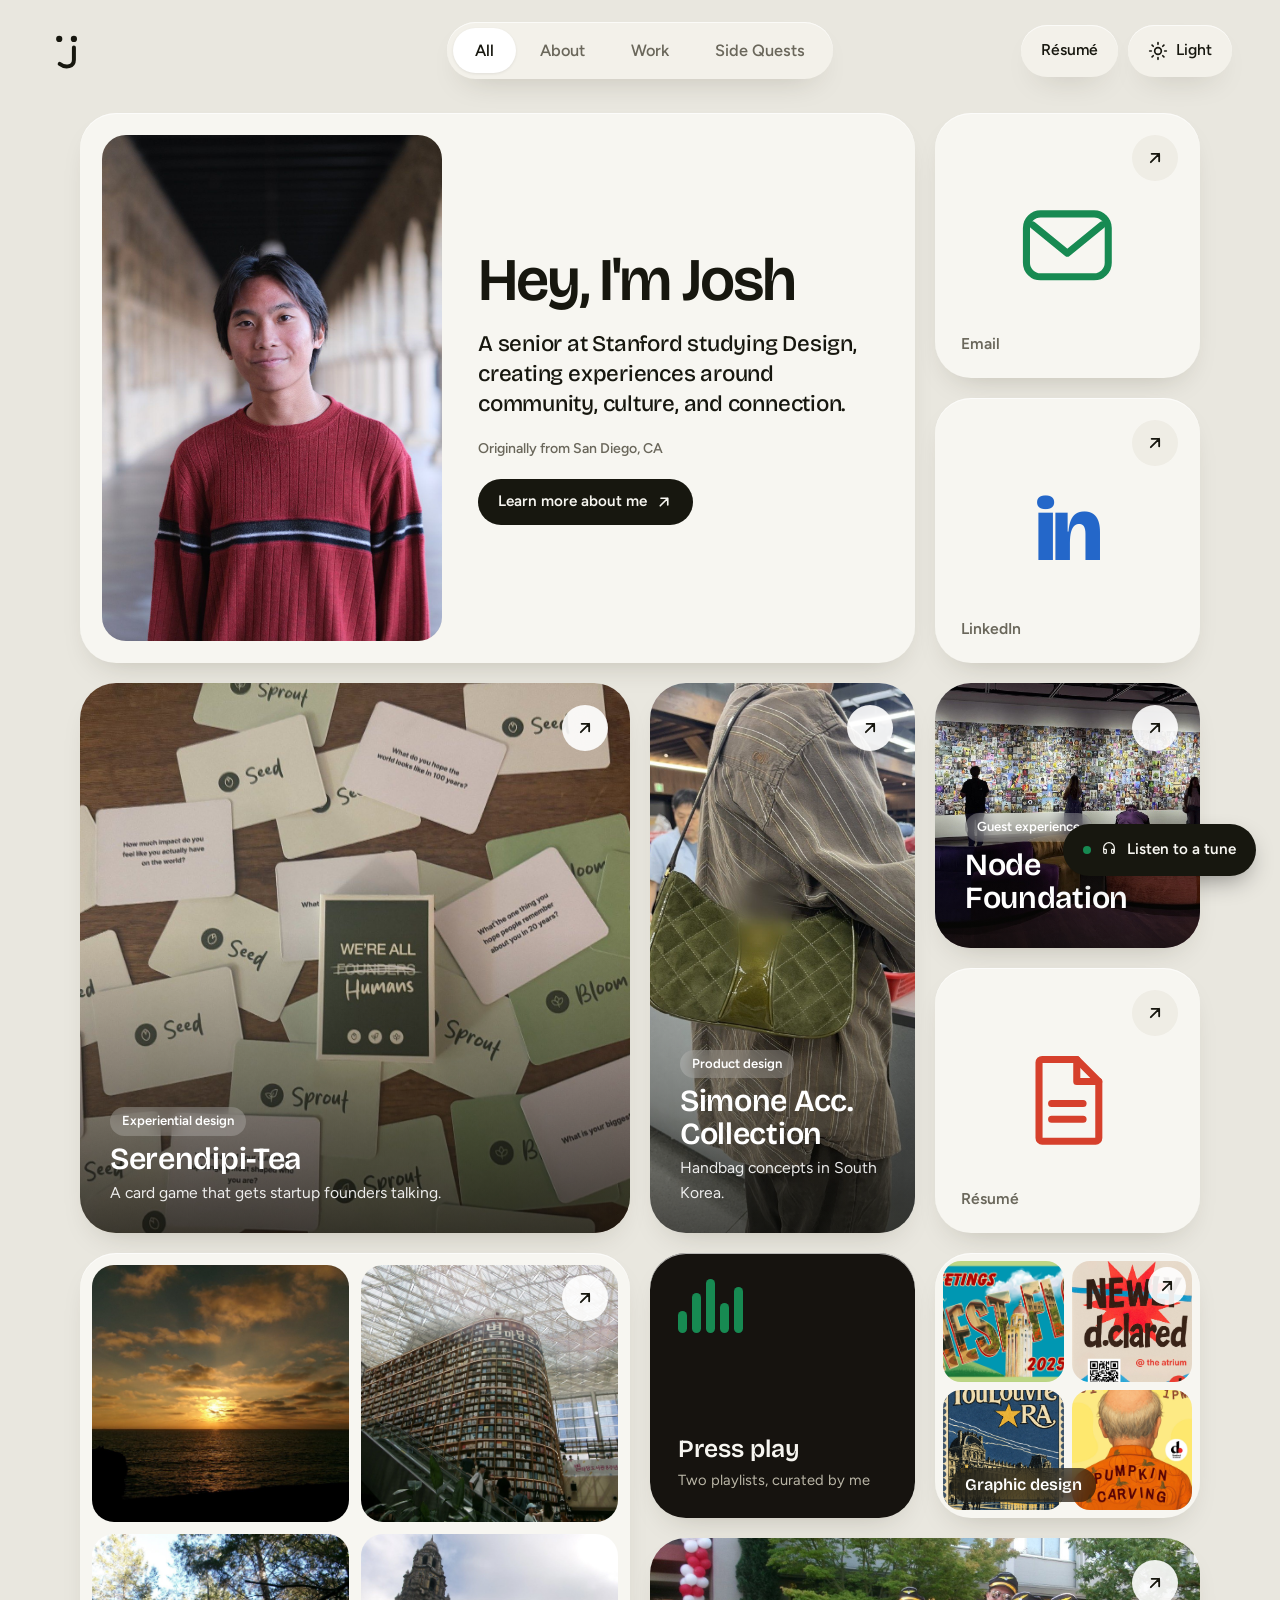
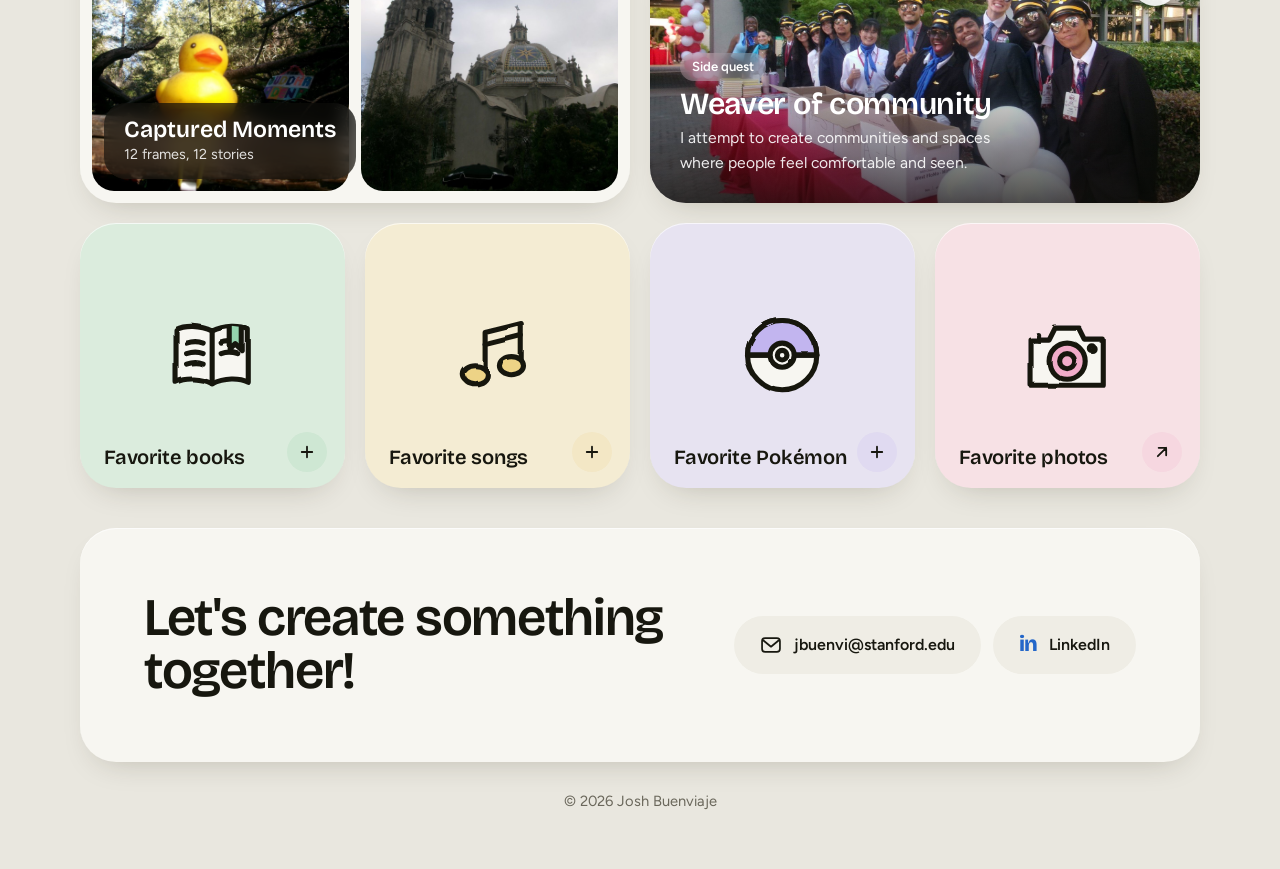
<file: index.html>
<!DOCTYPE html>
<html lang="en">
<head>
<meta charset="UTF-8">
<meta name="viewport" content="width=device-width, initial-scale=1">
<title>Josh Buenviaje | Design portfolio</title>
<meta name="description" content="Josh Buenviaje is a senior at Stanford studying Design. Case studies in research-led product and experience design, plus side quests.">
<script>(function(){var d=document.documentElement;try{var t=localStorage.getItem('jb_theme');if(!t)t=matchMedia('(prefers-color-scheme: dark)').matches?'dark':'light';d.setAttribute('data-theme',t);d.setAttribute('data-view',localStorage.getItem('jb_view')||'tldr')}catch(e){d.setAttribute('data-theme','light');d.setAttribute('data-view','tldr')}})()</script>
<link rel="preconnect" href="https://fonts.googleapis.com">
<link rel="preconnect" href="https://fonts.gstatic.com" crossorigin>
<link href="https://fonts.googleapis.com/css2?family=Bricolage+Grotesque:opsz,wght@12..96,400..800&family=Figtree:wght@400;500;600;700&display=swap" rel="stylesheet">
<link rel="stylesheet" href="styles.css">
</head>
<body>
<div id="page">
<svg width="0" height="0" style="position:absolute" aria-hidden="true" focusable="false"><filter id="rough" x="-8%" y="-8%" width="116%" height="116%"><feTurbulence type="fractalNoise" baseFrequency="0.034" numOctaves="2" seed="7" result="n"/><feDisplacementMap in="SourceGraphic" in2="n" scale="2.4"/></filter></svg>
<div class="view" data-route="home" data-title="Josh Buenviaje | Design portfolio" data-desc="Josh Buenviaje is a senior at Stanford studying Design. Case studies in research-led product and experience design, plus side quests.">
<header class="topbar">
  <a class="logo" href="#/" aria-label="Josh Buenviaje, back to the top of the home page"><svg width="38" height="44" viewBox="0 0 44 50" fill="none" aria-hidden="true"><circle cx="13" cy="11" r="3.6" fill="currentColor"/><circle cx="30" cy="11" r="3.6" fill="currentColor"/><path d="M30 21 V35 C30 43 21 45.5 13.5 40" stroke="currentColor" stroke-width="4.6" stroke-linecap="round" fill="none"/></svg></a>
  <div class="pill-group" role="tablist" aria-label="Filter the portfolio">
    <button class="pill-btn" role="tab" data-tab="all" aria-selected="true" aria-controls="bento">All</button>
    <button class="pill-btn" role="tab" data-tab="about" aria-selected="false" aria-controls="bento">About</button>
    <button class="pill-btn" role="tab" data-tab="work" aria-selected="false" aria-controls="bento">Work</button>
    <button class="pill-btn" role="tab" data-tab="side-quests" aria-selected="false" aria-controls="bento">Side Quests</button>
  </div>
  <div class="topbar-right">
    <a class="chip-btn resume" href="https://drive.google.com/file/d/1j6kaJTfAUeaCM25LnBCSx-hFJtdSB7Q1/view?usp=sharing" target="_blank" rel="noopener" data-tip="Check out my résumé!">Résumé</a>
    <button class="chip-btn theme-btn" aria-pressed="false" data-tip="Switch between light and dark"><svg class="sun" width="20" height="20" viewBox="0 0 24 24" fill="none" stroke="currentColor" stroke-width="2" stroke-linecap="round" aria-hidden="true"><circle cx="12" cy="12" r="4"/><path d="M12 2v2M12 20v2M4.9 4.9l1.4 1.4M17.7 17.7l1.4 1.4M2 12h2M20 12h2M4.9 19.1l1.4-1.4M17.7 6.3l1.4-1.4"/></svg><svg class="moon" width="20" height="20" viewBox="0 0 24 24" fill="none" stroke="currentColor" stroke-width="2" stroke-linecap="round" stroke-linejoin="round" aria-hidden="true"><path d="M20 14.5A8.5 8.5 0 0 1 9.5 4 8.5 8.5 0 1 0 20 14.5Z"/></svg><span class="txt">Light</span></button>
  </div>
</header>
<main class="bento-wrap">
<div class="bento" id="bento" role="tabpanel">
  <a class="tile intro w3 h2" data-in="all about" data-tip="Learn more about me" href="#about" >
    <div class="portrait"><img src="about/josh-about.jpg" alt="Josh Buenviaje"></div>
    <div class="intro-copy">
      <h1 class="hello-big">Hey, I'm Josh</h1>
      <p class="hello-sub">A senior at Stanford studying Design, creating experiences around community, culture, and connection.</p>
      <p class="where">Originally from San Diego, CA</p>
      <span class="more">Learn more about me <svg width="20" height="20" viewBox="0 0 24 24" fill="none" stroke="currentColor" stroke-width="2.2" stroke-linecap="round" stroke-linejoin="round" aria-hidden="true"><path d="M7 17 17 7M8 7h9v9"/></svg></span>
    </div><span class="sr-only">Learn more about me</span></a>
  <article class="tile tile-img h2 grew" data-in="about" data-tip="Free Museum Tuesdays at Balboa Park were a childhood staple." tabindex="0" ><img class="bg" src="photography/frame-09.jpg" alt="Balboa Park, San Diego" style="object-position:center 40%">
    <div class="tile-cap"><span class="tag">Where I grew up</span><h3>San Diego, CA</h3><p>About twenty minutes from the Mexico border.</p></div><span class="sr-only">Free Museum Tuesdays at Balboa Park were a childhood staple.</span></article>
  <a class="tile tile-icon" data-in="all" data-tip="jbuenvi@stanford.edu. I&#x27;d love to hear from you." href="mailto:jbuenvi@stanford.edu" ><svg class="big mail-mark" viewBox="0 0 64 64" fill="none" stroke="currentColor" stroke-width="4.5" stroke-linecap="round" stroke-linejoin="round" aria-hidden="true"><rect x="6" y="12" width="52" height="40" rx="9"/><path d="m10 19 22 18 22-18"/></svg><span class="label">Email</span><span class="go"><svg width="20" height="20" viewBox="0 0 24 24" fill="none" stroke="currentColor" stroke-width="2.2" stroke-linecap="round" stroke-linejoin="round" aria-hidden="true"><path d="M7 17 17 7M8 7h9v9"/></svg></span><span class="sr-only">jbuenvi@stanford.edu. I&#x27;d love to hear from you.</span></a>
  <a class="tile tile-icon" data-in="all" data-tip="linkedin.com/in/jbuenviaje" href="https://www.linkedin.com/in/jbuenviaje" target="_blank" rel="noopener" ><span class="linkedin-mark" aria-hidden="true">in</span><span class="label">LinkedIn</span><span class="go"><svg width="20" height="20" viewBox="0 0 24 24" fill="none" stroke="currentColor" stroke-width="2.2" stroke-linecap="round" stroke-linejoin="round" aria-hidden="true"><path d="M7 17 17 7M8 7h9v9"/></svg></span><span class="sr-only">linkedin.com/in/jbuenviaje</span></a>
  <a class="tile tile-img w2 h2" data-in="all work" data-tip="A card game that got startup founders to stop pitching and start talking." href="#/serendipi-tea" ><img class="bg" src="serendipi-tea/cover.jpg" alt="Serendipi-Tea conversation cards on a table" style="object-position:center">
    <span class="go"><svg width="20" height="20" viewBox="0 0 24 24" fill="none" stroke="currentColor" stroke-width="2.2" stroke-linecap="round" stroke-linejoin="round" aria-hidden="true"><path d="M7 17 17 7M8 7h9v9"/></svg></span>
    <div class="tile-cap"><span class="tag">Experiential design</span><h3>Serendipi-Tea</h3><p>A card game that gets startup founders talking.</p></div><span class="sr-only">A card game that got startup founders to stop pitching and start talking.</span></a>
  <a class="tile tile-img h2" data-in="all work" data-tip="Eight weeks in Ui-Wang, South Korea designing handbags, then making samples for a Tory Burch sales team." href="#/simone" ><img class="bg" src="simone/cover.jpg" alt="Green quilted handbag from Simone Acc. Collection" style="object-position:center 30%">
    <span class="go"><svg width="20" height="20" viewBox="0 0 24 24" fill="none" stroke="currentColor" stroke-width="2.2" stroke-linecap="round" stroke-linejoin="round" aria-hidden="true"><path d="M7 17 17 7M8 7h9v9"/></svg></span>
    <div class="tile-cap"><span class="tag">Product design</span><h3>Simone Acc. Collection</h3><p>Handbag concepts in South Korea.</p></div><span class="sr-only">Eight weeks in Ui-Wang, South Korea designing handbags, then making samples for a Tory Burch sales team.</span></a>
  <a class="tile tile-img " data-in="all work" data-tip="I help people feel at home with digital and on-chain art, often for the first time." href="#/node" ><img class="bg" src="node/cover.jpg" alt="Visitors viewing a wall of digital art at Node Foundation" style="object-position:center">
    <span class="go"><svg width="20" height="20" viewBox="0 0 24 24" fill="none" stroke="currentColor" stroke-width="2.2" stroke-linecap="round" stroke-linejoin="round" aria-hidden="true"><path d="M7 17 17 7M8 7h9v9"/></svg></span>
    <div class="tile-cap"><span class="tag">Guest experience</span><h3>Node Foundation</h3><p></p></div><span class="sr-only">I help people feel at home with digital and on-chain art, often for the first time.</span></a>
  <a class="tile tile-icon" data-in="all work" data-tip="Check out my résumé!" href="https://drive.google.com/file/d/1j6kaJTfAUeaCM25LnBCSx-hFJtdSB7Q1/view?usp=sharing" target="_blank" rel="noopener" ><svg class="big" viewBox="0 0 64 64" fill="none" stroke="currentColor" stroke-width="4.5" stroke-linecap="round" stroke-linejoin="round" aria-hidden="true" style="color:var(--stamp)"><path d="M16 6h22l14 14v36a2 2 0 0 1-2 2H16a2 2 0 0 1-2-2V8a2 2 0 0 1 2-2Z"/><path d="M38 6v14h14M22 34h20M22 44h20"/></svg><span class="label">Résumé</span><span class="go"><svg width="20" height="20" viewBox="0 0 24 24" fill="none" stroke="currentColor" stroke-width="2.2" stroke-linecap="round" stroke-linejoin="round" aria-hidden="true"><path d="M7 17 17 7M8 7h9v9"/></svg></span><span class="sr-only">Check out my résumé!</span></a>
  <a class="tile tile-collage w2 h2" data-in="all side" data-tip="12 photos from a Kodak PixPro, each with the story on the back. Click one to flip it." href="#/moments" ><div class="ph"><img src="photography/frame-01.jpg" alt="" loading="lazy"></div><div class="ph"><img src="photography/frame-04.jpg" alt="" loading="lazy"></div><div class="ph"><img src="photography/frame-03.jpg" alt="" loading="lazy"></div><div class="ph"><img src="photography/frame-09.jpg" alt="" loading="lazy"></div><div class="cap"><h3>Captured Moments</h3><p>12 frames, 12 stories</p></div><span class="go"><svg width="20" height="20" viewBox="0 0 24 24" fill="none" stroke="currentColor" stroke-width="2.2" stroke-linecap="round" stroke-linejoin="round" aria-hidden="true"><path d="M7 17 17 7M8 7h9v9"/></svg></span><span class="sr-only">12 photos from a Kodak PixPro, each with the story on the back. Click one to flip it.</span></a>
  <button class="tile tile-play" data-in="all side" data-tip="The music keeps going as you click around the site." type="button" id="playTile"><div class="eq" aria-hidden="true"><i></i><i></i><i></i><i></i><i></i></div>
    <div><h3>Press play</h3><p>Two playlists, curated by me</p></div><span class="sr-only">The music keeps going as you click around the site.</span></button>
  <a class="tile tile-collage sm" data-in="all side" data-tip="Posters and graphics I&#x27;ve made for events and communities at Stanford." href="#/graphic-design" ><div class="ph"><img src="graphic-design/west-flo-postcard.jpg" alt="" loading="lazy"></div><div class="ph"><img src="graphic-design/newly-declared.jpg" alt="" loading="lazy"></div><div class="ph"><img src="graphic-design/toulouvre-ra.jpg" alt="" loading="lazy"></div><div class="ph"><img src="graphic-design/pumpkin-carving.jpg" alt="" loading="lazy"></div><div class="cap"><h3>Graphic design</h3></div><span class="go"><svg width="20" height="20" viewBox="0 0 24 24" fill="none" stroke="currentColor" stroke-width="2.2" stroke-linecap="round" stroke-linejoin="round" aria-hidden="true"><path d="M7 17 17 7M8 7h9v9"/></svg></span><span class="sr-only">Posters and graphics I&#x27;ve made for events and communities at Stanford.</span></a>
  <a class="tile tile-img w2" data-in="all side" data-tip="Community is my favorite thing to design. Click to see how." href="#/community" ><img class="bg" src="community/nso-checkin.jpg" alt="Josh and a team of RAs dressed as airline pilots, smiling behind a red check-in table" style="object-position:center 64%">
    <span class="go"><svg width="20" height="20" viewBox="0 0 24 24" fill="none" stroke="currentColor" stroke-width="2.2" stroke-linecap="round" stroke-linejoin="round" aria-hidden="true"><path d="M7 17 17 7M8 7h9v9"/></svg></span>
    <div class="tile-cap"><span class="tag">Side quest</span><h3>Weaver of community</h3><p>I attempt to create communities and spaces where people feel comfortable and seen.</p></div><span class="sr-only">Community is my favorite thing to design. Click to see how.</span></a>
  <button class="tile tile-list tint-a" data-in="all about" data-tip="Click for my favorite books, ranked" type="button" data-list="books"><span class="lt-icon" aria-hidden="true"><svg class="ico " viewBox="0 0 64 64" aria-hidden="true" focusable="false"><g filter="url(#rough)"><path class="f" d="M32 16C24 12 14 12 8 15V50C14 47 24 47 32 51C40 47 50 47 56 50V15C50 12 40 12 32 16Z"/>
<path d="M32 16V51"/><path d="M15 24Q21 22 26 24M15 31Q21 29 26 31M15 38Q21 36 26 38M38 24Q43 22 49 24M38 31Q43 29 49 31"/>
<path class="a" d="M44 13V29L48 25L52 29V14"/></g></svg></span><h3>Favorite books</h3><span class="lt-plus"><svg width="18" height="18" viewBox="0 0 24 24" fill="none" stroke="currentColor" stroke-width="2.4" stroke-linecap="round" aria-hidden="true"><path d="M12 5v14M5 12h14"/></svg></span><span class="sr-only">Click for my favorite books, ranked</span></button>
  <button class="tile tile-list tint-e" data-in="all about" data-tip="Click for my favorite songs, ranked" type="button" data-list="songs"><span class="lt-icon" aria-hidden="true"><svg class="ico " viewBox="0 0 64 64" aria-hidden="true" focusable="false"><g filter="url(#rough)"><path d="M24 44V17L48 11V38"/><path d="M24 25L48 19"/>
<ellipse class="a" cx="17.5" cy="45" rx="8" ry="6"/><ellipse class="a" cx="41.5" cy="39" rx="8" ry="6"/></g></svg></span><h3>Favorite songs</h3><span class="lt-plus"><svg width="18" height="18" viewBox="0 0 24 24" fill="none" stroke="currentColor" stroke-width="2.4" stroke-linecap="round" aria-hidden="true"><path d="M12 5v14M5 12h14"/></svg></span><span class="sr-only">Click for my favorite songs, ranked</span></button>
  <button class="tile tile-list tint-c" data-in="all about" data-tip="Click for my favorite Pokémon, ranked" type="button" data-list="pokemon"><span class="lt-icon" aria-hidden="true"><svg class="ico " viewBox="0 0 64 64" aria-hidden="true" focusable="false"><g filter="url(#rough)"><circle class="f" cx="32" cy="32" r="23"/><path class="a" d="M9 32A23 23 0 0 1 55 32Z"/><path d="M9 32H55"/>
<circle class="f" cx="32" cy="32" r="8"/><circle cx="32" cy="32" r="3.2"/></g></svg></span><h3>Favorite Pokémon</h3><span class="lt-plus"><svg width="18" height="18" viewBox="0 0 24 24" fill="none" stroke="currentColor" stroke-width="2.4" stroke-linecap="round" aria-hidden="true"><path d="M12 5v14M5 12h14"/></svg></span><span class="sr-only">Click for my favorite Pokémon, ranked</span></button>
  <a class="tile tile-list tint-f" data-in="all about" data-tip="My favorites live in my digicam archive. Each one has a story." href="#/moments" ><span class="lt-icon" aria-hidden="true"><svg class="ico " viewBox="0 0 64 64" aria-hidden="true" focusable="false"><g filter="url(#rough)"><path class="f" d="M8 22H20L24 14H40L44 22H56V52H8Z"/><circle class="a" cx="32" cy="36" r="12"/><circle cx="32" cy="36" r="5"/>
<circle cx="49" cy="28" r="1.6"/><path d="M13 22V19"/></g></svg></span><h3>Favorite photos</h3><span class="lt-plus"><svg width="20" height="20" viewBox="0 0 24 24" fill="none" stroke="currentColor" stroke-width="2.2" stroke-linecap="round" stroke-linejoin="round" aria-hidden="true"><path d="M7 17 17 7M8 7h9v9"/></svg></span><span class="sr-only">My favorites live in my digicam archive. Each one has a story.</span></a>
  <button class="tile tile-list tint-d" data-in="about" data-tip="Click for my favorite musicians, ranked" type="button" data-list="musicians"><span class="lt-icon" aria-hidden="true"><svg class="ico " viewBox="0 0 64 64" aria-hidden="true" focusable="false"><g filter="url(#rough)"><rect class="a" x="23" y="8" width="18" height="30" rx="9"/><path d="M23 20H41M23 27H41"/>
<path d="M15 30C15 46 49 46 49 30"/><path d="M32 45V56M22 57H42"/></g></svg></span><h3>Favorite musicians</h3><span class="lt-plus"><svg width="18" height="18" viewBox="0 0 24 24" fill="none" stroke="currentColor" stroke-width="2.4" stroke-linecap="round" aria-hidden="true"><path d="M12 5v14M5 12h14"/></svg></span><span class="sr-only">Click for my favorite musicians, ranked</span></button>
  <button class="tile tile-list tint-b" data-in="about" data-tip="Click for my favorite things in my room, ranked" type="button" data-list="room"><span class="lt-icon" aria-hidden="true"><svg class="ico " viewBox="0 0 64 64" aria-hidden="true" focusable="false"><g filter="url(#rough)"><path class="f" d="M12 31V54H52V31"/><path class="a" d="M7 32L32 9L57 32Z"/>
<rect class="f" x="26" y="38" width="12" height="16" rx="2"/><circle cx="35" cy="47" r="1.2"/><rect class="f" x="15" y="36" width="8" height="8" rx="1.5"/><rect class="f" x="41" y="36" width="8" height="8" rx="1.5"/></g></svg></span><h3>Favorite things in my room</h3><span class="lt-plus"><svg width="18" height="18" viewBox="0 0 24 24" fill="none" stroke="currentColor" stroke-width="2.4" stroke-linecap="round" aria-hidden="true"><path d="M12 5v14M5 12h14"/></svg></span><span class="sr-only">Click for my favorite things in my room, ranked</span></button>
  <button class="tile tile-list tint-a" data-in="about" data-tip="Click for everything else I love" type="button" data-list="misc"><span class="lt-icon" aria-hidden="true"><svg class="ico " viewBox="0 0 64 64" aria-hidden="true" focusable="false"><g filter="url(#rough)"><path class="a" d="M30 6C32 22 36 28 54 30C36 32 32 38 30 56C28 38 24 32 6 30C24 28 28 22 30 6Z"/>
<path class="f" d="M51 6C51.6 11 53 12.5 58 13C53 13.5 51.6 15 51 20C50.4 15 49 13.5 44 13C49 12.5 50.4 11 51 6Z"/><path class="f" d="M50 44C50.5 48 51.5 49 55.5 49.5C51.5 50 50.5 51 50 55C49.5 51 48.5 50 44.5 49.5C48.5 49 49.5 48 50 44Z"/></g></svg></span><h3>Miscellaneous favorites</h3><span class="lt-plus"><svg width="18" height="18" viewBox="0 0 24 24" fill="none" stroke="currentColor" stroke-width="2.4" stroke-linecap="round" aria-hidden="true"><path d="M12 5v14M5 12h14"/></svg></span><span class="sr-only">Click for everything else I love</span></button>
  <article class="tile tile-fact tint-e " data-in="about" data-tip="All four are incredibly different." tabindex="0" ><span class="lt-icon" aria-hidden="true"><svg class="ico " viewBox="0 0 64 64" aria-hidden="true" focusable="false"><g filter="url(#rough)"><path class="a" d="M20 14H44L52 32H12Z"/><path d="M32 32V50"/><path class="f" d="M20 54Q32 48 44 54Q32 59 20 54Z"/><path d="M42 32V40"/><circle cx="42" cy="42" r="2"/>
<path d="M32 4V8M10 12L13 15M54 12L51 15M4 26L8 26M60 26L56 26"/></g></svg></span><div><h3>I love warm lighting</h3><p>I have 4 lamps in my room.</p></div><span class="sr-only">All four are incredibly different.</span></article>
  <button class="tile tile-fact tint-d w2" data-in="about" data-tip="My last stop before campus was Santa Cruz, to visit my best friend. Click for some of my favorite pictures." type="button" data-gallery="roadtrip"><span class="lt-icon" aria-hidden="true"><svg class="ico " viewBox="0 0 64 64" aria-hidden="true" focusable="false"><g filter="url(#rough)"><path class="a" d="M5 43V36Q5 32 9 31L16 21Q18 18 22 18H41Q45 18 48 21L55 31Q59 32 59 36V43Z"/>
<path class="f" d="M18 31L23 22H31V31ZM35 31V22H40L46 31Z"/><circle class="f" cx="18" cy="45" r="7"/><circle class="f" cx="46" cy="45" r="7"/><circle cx="18" cy="45" r="1.8"/><circle cx="46" cy="45" r="1.8"/></g></svg></span><div><h3>Maryland to Stanford, by road</h3><p>For Spring Break 2026, I drove cross-country to get back to campus.</p></div><span class="lt-plus"><svg width="18" height="18" viewBox="0 0 24 24" fill="none" stroke="currentColor" stroke-width="2.4" stroke-linecap="round" aria-hidden="true"><path d="M12 5v14M5 12h14"/></svg></span><span class="sr-only">My last stop before campus was Santa Cruz, to visit my best friend. Click for some of my favorite pictures.</span></button>
  <button class="tile tile-fact tint-c " data-in="about" data-tip="The shirt was actually a gift from my mom to my dad... but they ultimately let me take it to college with me! Click to see it then and now." type="button" data-gallery="shirt"><span class="lt-icon" aria-hidden="true"><svg class="ico " viewBox="0 0 64 64" aria-hidden="true" focusable="false"><g filter="url(#rough)"><path class="a" d="M22 9L7 18L13 31L20 27V55H44V27L51 31L57 18L42 9Q32 19 22 9Z"/><path d="M22 9Q32 19 42 9"/><path d="M20 45H44" opacity=".5"/></g></svg></span><div><h3>My favorite shirt</h3><p>It's a gift from my father.</p></div><span class="lt-plus"><svg width="18" height="18" viewBox="0 0 24 24" fill="none" stroke="currentColor" stroke-width="2.4" stroke-linecap="round" aria-hidden="true"><path d="M12 5v14M5 12h14"/></svg></span><span class="sr-only">The shirt was actually a gift from my mom to my dad... but they ultimately let me take it to college with me! Click to see it then and now.</span></button>
  <article class="tile tile-fact tint-b " data-in="about" data-tip="Shoutout High Tech High. It changed how I think." tabindex="0" ><span class="lt-icon" aria-hidden="true"><svg class="ico " viewBox="0 0 64 64" aria-hidden="true" focusable="false"><g filter="url(#rough)"><g transform="rotate(40 32 32)"><rect class="a" x="24" y="5" width="16" height="38" rx="2"/><path class="f" d="M24 43L32 58L40 43Z"/><path d="M24 14H40"/><path d="M24 11V8" opacity="0"/><path d="M29 52L32 58L35 52"/></g>
<path d="M8 56Q14 52 20 56T32 56" opacity=".0"/></g></svg></span><div><h3>Project-based kid</h3><p>I went to a project-based learning school.</p></div><span class="sr-only">Shoutout High Tech High. It changed how I think.</span></article>
</div>
</main>

<dialog class="sheet" id="sheet" aria-labelledby="sheetTitle">
  <div class="sheet-in">
    <button class="sheet-x" type="button" aria-label="Close" id="sheetX">✕</button>
    <div class="sheet-icon" id="sheetIcon" aria-hidden="true"></div>
    <h2 id="sheetTitle"></h2>
    <p class="sheet-sub" id="sheetSub"></p>
    <ol class="rank" id="sheetList"></ol>
    <button class="sheet-act" type="button" id="sheetAct" hidden></button>
  </div>
</dialog>

<dialog class="sheet gallery" id="gallery" aria-labelledby="galTitle">
  <div class="sheet-in">
    <button class="sheet-x" type="button" aria-label="Close" id="galX">✕</button>
    <h2 id="galTitle"></h2>
    <p class="sheet-sub" id="galSub"></p>
    <div class="g-grid" id="galGrid"></div>
  </div>
</dialog>
<script type="application/json" id="listData">{"books": {"icon": "<svg class=\"ico \" viewBox=\"0 0 64 64\" aria-hidden=\"true\" focusable=\"false\"><g filter=\"url(#rough)\"><path class=\"f\" d=\"M32 16C24 12 14 12 8 15V50C14 47 24 47 32 51C40 47 50 47 56 50V15C50 12 40 12 32 16Z\"/>\n<path d=\"M32 16V51\"/><path d=\"M15 24Q21 22 26 24M15 31Q21 29 26 31M15 38Q21 36 26 38M38 24Q43 22 49 24M38 31Q43 29 49 31\"/>\n<path class=\"a\" d=\"M44 13V29L48 25L52 29V14\"/></g></svg>", "title": "Favorite books", "sub": "My top picks, ranked.", "items": [{"t": "The Little Prince", "n": "A book I reread every year. The meaning changes each time."}, {"t": "All About Love", "n": "A great reminder from bell hooks to love intentionally, deeply, and in many different ways."}, {"t": "A Pattern Language", "n": "Design is everywhere. From big systemic issues to the smallest of details, all of it matters."}]}, "songs": {"icon": "<svg class=\"ico \" viewBox=\"0 0 64 64\" aria-hidden=\"true\" focusable=\"false\"><g filter=\"url(#rough)\"><path d=\"M24 44V17L48 11V38\"/><path d=\"M24 25L48 19\"/>\n<ellipse class=\"a\" cx=\"17.5\" cy=\"45\" rx=\"8\" ry=\"6\"/><ellipse class=\"a\" cx=\"41.5\" cy=\"39\" rx=\"8\" ry=\"6\"/></g></svg>", "title": "Favorite songs", "sub": "My top picks, ranked.", "action": "Play my Top 10", "items": [{"t": "Dancing Queen, ABBA", "n": "My karaoke song since I was three. Some of my closest friends still call it “The Josh Song.”"}, {"t": "Nocturne, Chopin", "n": "My favorite piece I've ever played on piano, and still one of my biggest sources of inspiration."}, {"t": "When Fortune Smiles, Kitty Craft", "n": "A song that always brings me back to one of my best friends."}]}, "musicians": {"icon": "<svg class=\"ico \" viewBox=\"0 0 64 64\" aria-hidden=\"true\" focusable=\"false\"><g filter=\"url(#rough)\"><rect class=\"a\" x=\"23\" y=\"8\" width=\"18\" height=\"30\" rx=\"9\"/><path d=\"M23 20H41M23 27H41\"/>\n<path d=\"M15 30C15 46 49 46 49 30\"/><path d=\"M32 45V56M22 57H42\"/></g></svg>", "title": "Favorite musicians", "sub": "My top picks, ranked.", "items": [{"t": "Ariana Grande", "n": "Favorite song: POV"}, {"t": "Lady Gaga", "n": "Favorite song: Just Dance"}, {"t": "Bruno Mars", "n": "Favorite song: Skate"}]}, "room": {"icon": "<svg class=\"ico \" viewBox=\"0 0 64 64\" aria-hidden=\"true\" focusable=\"false\"><g filter=\"url(#rough)\"><path class=\"f\" d=\"M12 31V54H52V31\"/><path class=\"a\" d=\"M7 32L32 9L57 32Z\"/>\n<rect class=\"f\" x=\"26\" y=\"38\" width=\"12\" height=\"16\" rx=\"2\"/><circle cx=\"35\" cy=\"47\" r=\"1.2\"/><rect class=\"f\" x=\"15\" y=\"36\" width=\"8\" height=\"8\" rx=\"1.5\"/><rect class=\"f\" x=\"41\" y=\"36\" width=\"8\" height=\"8\" rx=\"1.5\"/></g></svg>", "title": "Favorite things in my room", "sub": "My top picks, ranked.", "items": [{"t": "Wall of Pokémon cards", "n": "I've loved Pokémon since I was nine, and I'm glad the collection finally found a use."}, {"t": "Crochet from my sister", "n": "A shoutout to my incredibly talented sister and best friend."}, {"t": "Lots and lots of photos", "n": "Capturing moments is one of my favorite pastimes. I love getting to look back."}]}, "pokemon": {"icon": "<svg class=\"ico \" viewBox=\"0 0 64 64\" aria-hidden=\"true\" focusable=\"false\"><g filter=\"url(#rough)\"><circle class=\"f\" cx=\"32\" cy=\"32\" r=\"23\"/><path class=\"a\" d=\"M9 32A23 23 0 0 1 55 32Z\"/><path d=\"M9 32H55\"/>\n<circle class=\"f\" cx=\"32\" cy=\"32\" r=\"8\"/><circle cx=\"32\" cy=\"32\" r=\"3.2\"/></g></svg>", "title": "Favorite Pokémon", "sub": "I've loved Pokémon since I was nine.", "items": [{"t": "Oshawott", "n": "My first ever starter. Named him “Joshawott.”"}, {"t": "Leavanny", "n": "While I'm not a big fan of bug types… I have a special place in my heart for this weaver."}, {"t": "Gengar", "n": "Just a cool guy."}]}, "misc": {"icon": "<svg class=\"ico \" viewBox=\"0 0 64 64\" aria-hidden=\"true\" focusable=\"false\"><g filter=\"url(#rough)\"><path class=\"a\" d=\"M30 6C32 22 36 28 54 30C36 32 32 38 30 56C28 38 24 32 6 30C24 28 28 22 30 6Z\"/>\n<path class=\"f\" d=\"M51 6C51.6 11 53 12.5 58 13C53 13.5 51.6 15 51 20C50.4 15 49 13.5 44 13C49 12.5 50.4 11 51 6Z\"/><path class=\"f\" d=\"M50 44C50.5 48 51.5 49 55.5 49.5C51.5 50 50.5 51 50 55C49.5 51 48.5 50 44.5 49.5C48.5 49 49.5 48 50 44Z\"/></g></svg>", "title": "Miscellaneous favorites", "sub": "Everything else that earned a spot on the shelf.", "items": [{"t": "Studio Ghibli", "n": "Some of the most beautiful animation I've ever seen. Whisper of the Heart is my favorite."}, {"t": "Spotify Playlist Curation", "n": "I have a playlist for almost every given situation; it’s also such an incredible gift to give to a friend."}, {"t": "Thrifting", "n": "It’s hard to find a piece in my closet that isn’t thrifted anymore."}]}}</script>
<script type="application/json" id="galleryData">{"shirt": {"title": "My favorite shirt", "sub": "A gift from my mom to my dad. They let me take it to college with me.", "items": [{"src": "about/shirt-little.jpg", "alt": "Josh as a little kid at the beach, wearing an oversized gray t-shirt with a cartoon cart on it", "cap": "Little me"}, {"src": "about/shirt-now.jpg", "alt": "Josh standing in the ocean waves wearing the same gray t-shirt", "cap": "Me, wearing it now"}]}, "roadtrip": {"title": "Maryland to Stanford", "sub": "A few of my favorite pictures from the drive.", "items": [{"src": "roadtrip/maryland.jpg", "alt": "A harbor in Maryland with boats, a dock, and two ducks in the water", "cap": "Maryland"}, {"src": "roadtrip/washington-dc.jpg", "alt": "The U.S. Capitol dome seen through bare trees", "cap": "Washington, DC"}, {"src": "roadtrip/bristol.jpg", "alt": "The glowing Bristol, VA and TENN sign arching over the street", "cap": "Bristol"}, {"src": "roadtrip/nashville.jpg", "alt": "Two pairs of cowboy boots on a Buy One Pair Get Two Pair Free boot shop rug", "cap": "Nashville"}, {"src": "roadtrip/arizona.jpg", "alt": "A narrow aisle of bright red bookshelves in a bookstore", "cap": "Arizona"}, {"src": "roadtrip/grand-canyon.jpg", "alt": "Layers of canyon cliffs under a wide blue sky", "cap": "Grand Canyon"}, {"src": "roadtrip/las-vegas.jpg", "alt": "The Bellagio fountains in the sunset glow beside the Cosmopolitan", "cap": "Las Vegas"}, {"src": "roadtrip/santa-cruz.jpg", "alt": "A backyard pool with a pink inflatable balloon dog and colorful towels drying", "cap": "Santa Cruz"}]}}</script>

<section class="closing" aria-labelledby="closingTitle-home">
  <div class="closing-card">
    <h2 id="closingTitle-home">Let's create something together!</h2>
    <div class="closing-links">
      <a class="cbtn" href="mailto:jbuenvi@stanford.edu" data-tip="Send me an email"><svg width="22" height="22" viewBox="0 0 64 64" fill="none" stroke="currentColor" stroke-width="5" stroke-linecap="round" stroke-linejoin="round" aria-hidden="true"><rect x="6" y="12" width="52" height="40" rx="9"/><path d="m10 19 22 18 22-18"/></svg><span>jbuenvi@stanford.edu</span></a>
      <a class="cbtn" href="https://www.linkedin.com/in/jbuenviaje" target="_blank" rel="noopener" data-tip="Let's connect on LinkedIn"><b class="in" aria-hidden="true">in</b><span>LinkedIn</span></a>
    </div>
  </div>
</section>
<footer class="site-foot"><span>© 2026 Josh Buenviaje</span></footer>
</div>
<div class="view" data-route="serendipi-tea" data-title="Serendipi-Tea | Josh Buenviaje" data-desc="Case study: a card-based conversation tool that helps startup founders at StartX build authentic connection." hidden>
<header class="topbar">
  <div style="display:flex;align-items:center;gap:14px">
    <a class="logo" href="#/" aria-label="Josh Buenviaje, back to the top of the home page"><svg width="38" height="44" viewBox="0 0 44 50" fill="none" aria-hidden="true"><circle cx="13" cy="11" r="3.6" fill="currentColor"/><circle cx="30" cy="11" r="3.6" fill="currentColor"/><path d="M30 21 V35 C30 43 21 45.5 13.5 40" stroke="currentColor" stroke-width="4.6" stroke-linecap="round" fill="none"/></svg></a>
    <a class="chip-btn" href="#work" data-tip="Back to the home page"><span aria-hidden="true">←</span><span class="txt">Work</span></a>
  </div>
  <div class="pill-group" role="group" aria-label="Case study length">
    <button class="pill-btn" data-view-btn="tldr" aria-pressed="true" data-tip="The 30-second version">TL;DR</button>
    <button class="pill-btn" data-view-btn="detail" aria-pressed="false" data-tip="The full process, with every photo">Detailed</button>
  </div>
  <div class="topbar-right"><button class="chip-btn theme-btn" aria-pressed="false" data-tip="Switch between light and dark"><svg class="sun" width="20" height="20" viewBox="0 0 24 24" fill="none" stroke="currentColor" stroke-width="2" stroke-linecap="round" aria-hidden="true"><circle cx="12" cy="12" r="4"/><path d="M12 2v2M12 20v2M4.9 4.9l1.4 1.4M17.7 17.7l1.4 1.4M2 12h2M20 12h2M4.9 19.1l1.4-1.4M17.7 6.3l1.4-1.4"/></svg><svg class="moon" width="20" height="20" viewBox="0 0 24 24" fill="none" stroke="currentColor" stroke-width="2" stroke-linecap="round" stroke-linejoin="round" aria-hidden="true"><path d="M20 14.5A8.5 8.5 0 0 1 9.5 4 8.5 8.5 0 1 0 20 14.5Z"/></svg><span class="txt">Light</span></button></div>
</header>
<main class="cs">
<section class="cs-title">
  <h1>Serendipi-Tea</h1>
  <p class="sub">Designing an innovation hub experience to foster authentic connection among startup founders in accelerator spaces.</p>
  <dl class="meta"><div><dt>Client</dt><dd>StartX, Stanford</dd></div><div><dt>Role</dt><dd>Head User Researcher</dd></div><div><dt>Timeline</dt><dd>Apr – Jun 2025</dd></div><div><dt>Team</dt><dd>Team Jello (3 designers)</dd></div></dl>
</section>
<figure class="fig hero-fig" style=""><img src="serendipi-tea/hero.jpg" alt="Serendipi-Tea conversation cards spread across a table" loading="lazy"></figure>
<section class="panel "><div class="panel-head"><h2>Research at a glance</h2></div><div class="glance-stats"><div class="stat"><b>17</b><span>people reached</span></div><div class="stat"><b>6</b><span>needfinding interviews</span></div><div class="stat"><b>4</b><span>founder segments</span></div><div class="stat"><b>3</b><span>prototypes tested</span></div><div class="stat"><b>35–45</b><span>min playtest sessions</span></div></div><div class="chips"><span class="chip">Needfinding interviews</span><span class="chip">Segmentation</span><span class="chip">POV synthesis</span><span class="chip">Rapid prototyping</span><span class="chip">Concept testing</span><span class="chip">Observational playtests</span></div></section>
<div class="tldr-grid" data-v="tldr"><div class="tldr-card"><span class="kicker">The problem</span><p>At StartX, nearly every conversation between founders feels like a pitch. Real, lasting connection gets pushed to the back burner.</p></div><div class="tldr-card"><span class="kicker">What I did</span><p>As Head User Researcher on a team of three, I led needfinding (17 people reached, 6 interviews), and we prototyped three ideas before choosing one.</p></div><div class="tldr-card hl"><span class="kicker">What we built</span><p>A cozy third space at StartX with a connection wall, snacks, and a card game called We're All Humans.</p></div><div class="tldr-card"><span class="kicker">What happened</span><p>Playtimes ran 35 to 45 minutes. Founders talked about love, death, politics, and insecurities, and laughed, reflected, and surprised each other.</p></div></div>
<div data-v="tldr"><figure class="fig hero-fig" style=""><img src="serendipi-tea/final-solution.jpg" alt="Final Serendipi-Tea installation at StartX" loading="lazy"></figure></div>
<section class="panel accent" data-v="tldr"><p class="lead">Founders don't necessarily need more networking spaces. They need spaces that are explicitly not that.</p></section>
<div class="video-card" data-v="tldr"><video controls preload="none" poster="serendipi-tea/final-solution.jpg"><source src="videos/serendipi-tea-recap.mp4" type="video/mp4">Your browser doesn't support embedded video. <a href="videos/serendipi-tea-recap.mp4">Download the recap.</a></video></div>
<div class="more-hint" data-v="tldr"><button type="button" data-go-detail data-tip="Switches to the full process, with every photo">Read the full case study</button></div>
<section class="panel " data-v="detail"><div class="panel-head"><h2>Project overview</h2></div><p class="lead">A card-based conversation tool built through a human-centered design process, prototyped and tested with founders across the StartX accelerator community.</p>
<p class="muted" style="margin-top:18px">Built with Team Jello (a team of 3) as part of Design 121 at Stanford's d.school, in partnership with StartX. I led the project as Head User Researcher.</p></section>
<section class="panel accent" data-v="detail"><div class="panel-head"><h2>The challenge</h2></div><p class="lead">How might we use the human-centered design process to design an innovation hub for the next generation of startup founders at Stanford Research Park?</p></section>
<section class="panel " data-v="detail"><div class="panel-head"><span class="step">1</span><h2>Needfinding</h2></div><div class="grid g3">
<div class="stat"><b>17</b><span>People reached</span></div>
<div class="stat"><b>6</b><span>Interviews conducted</span></div>
<div class="stat"><b>4</b><span>Founder segments</span></div></div>
<div class="callout">Key takeaway: lots of diversity, in tenure, background, and what “connection” even means to a founder.</div></section>
<section class="panel " data-v="detail"><div class="panel-head"><span class="step">2</span><h2>Synthesis</h2></div><div class="grid g3"><div class="sub-card"><span class="kicker">Segment A</span><h4>Seasoned founders</h4><p>Keeps up with the latest tech trends and is always looking for ways to boost productivity, typically moving between spaces to work, talk, and present his newest slide deck.</p></div><div class="sub-card"><span class="kicker">Segment B</span><h4>Brand new founders</h4><p>Wants more genuine talks with other founders beyond concise business chat and tool-sharing, but feels an invisible gap that keeps those conversations from happening.</p></div><div class="sub-card"><span class="kicker">Segment C</span><h4>Underrepresented founders</h4><p>Feels like funding is her largest barrier to entry, largely due to how she's perceived as a minority founder, but remains resilient and channels that feeling to keep pushing.</p></div></div>
<div class="panel dark" style="margin-top:20px;border-radius:var(--r-inner);padding:30px"><div class="ug"><div><span class="kicker">User group: StartX</span><h3>Brand new founders</h3><p class="hmw">How might we promote serendipitous conversations between founders?</p></div>
<p>New StartX founders who lack an environment conducive to organic, serendipitous connection with one another, making the average conversation feel transactional.</p></div></div>
<div class="quote"><div class="av">JB</div><div><small>POV statement</small><p>New members of the StartX community <b>crave</b> an environment free of artificial, network-based connection, to ensure the relationships they form through StartX programming <b>have a lasting impact.</b></p></div></div></section>
<section class="panel " data-v="detail"><div class="panel-head"><span class="step">3</span><h2>Prototyping</h2></div>
<div class="block"><h3 class="sub-h">Problem framing</h3>
<div class="vs"><div class="sub-card"><p>In environments where every conversation feels like a <b>pitch</b>, genuine and authentic connection always feels like it's placed on the back burner.</p></div><div class="badge">VS</div>
<div class="sub-card"><p>StartX founders feel <b>naturally authentic</b> with each other, seamlessly connecting with other members of the community as if they were family.</p></div></div>
<div class="callout">In short: we want founders to create deeper, lasting connections.</div></div>

<div class="block"><h3 class="sub-h">Three prototypes</h3>
<div class="flow"><span class="s">Enter</span><span class="a">→</span><span class="s">Look around</span><span class="a">→</span><span class="s">Snacks</span><span class="a">→</span><span class="s">We're All Humans card game</span><span class="a">→</span><span class="s">Photo</span><span class="a">→</span><span class="s">Exit</span></div>
<div class="grid g3"><div class="proto"><img src="serendipi-tea/prototype-quilt.jpg" alt="Founder Quilt (X) prototype" loading="lazy"><span class="kicker">Prototype 01</span><h4 style="font-family:var(--font-display);font-size:1.2rem">Founder Quilt (X)</h4><p class="muted" style="font-size:.96rem">Elevates underrepresented voices by displaying local founders.</p></div><div class="proto"><img src="serendipi-tea/prototype-humans.jpg" alt="We're All Humans prototype" loading="lazy"><span class="kicker">Prototype 02</span><h4 style="font-family:var(--font-display);font-size:1.2rem">We're All Humans</h4><p class="muted" style="font-size:.96rem">Humanizes founders by creating space for personal discussion.</p></div><div class="proto"><img src="serendipi-tea/prototype-thirdspace.jpg" alt="Third Space prototype" loading="lazy"><span class="kicker">Prototype 03</span><h4 style="font-family:var(--font-display);font-size:1.2rem">Third Space</h4><p class="muted" style="font-size:.96rem">Creates a cozy environment inside a typically busy startup ecosystem.</p></div></div></div>

<div class="block"><div class="panel dark" style="border-radius:var(--r-inner);padding:30px"><h3 class="sub-h">Insights</h3><div class="grid g2">
<div class="sub-card"><h4>Third spaces deepen connection</h4><p>People were willing to interact with our prototype, typically in pre-existing groups.</p></div>
<div class="sub-card"><h4>We need a wide variety of topics</h4><p>When the focus is on getting personal, people get deep.</p></div>
<div class="sub-card"><h4>Smaller and cozier means intimacy</h4><p>Conversations feel deeper with smaller groups of people (2 to 3).</p></div>
<div class="sub-card"><h4>Food is a way to invite people</h4><p>Food transitions to being less important than an intrinsic desire to connect.</p></div>
</div></div></div>

<div class="block"><h3 class="sub-h">Creating the cards</h3><div class="split top"><div class="stack">
<p>Our cards were heavily inspired by the game <b>We're Not Really Strangers</b>, ranging from light reflection (Seed level) to deeper conversation (Bloom level), plus questions written directly from the experiences of startup founders.</p>
<p>Cards were designed in Figma, printed on cardstock, corner-cut for a rounded feel, then sprayed with lacquer for a refined finish. We also built a custom box with a “How to Play” card.</p>
<p><a class="chip" style="display:inline-block" href="https://www.figma.com/design/it91COfADt2hqakFp3oiHu/Serendipi-tea-Print-and-Play?node-id=2284-2&amp;p=f" target="_blank" rel="noopener">View the card deck on Figma</a></p></div>
<div class="levels"><div><b><i></i>Seed</b><span>“Who was your biggest role model growing up?”</span></div><div><b><i></i>Sprout</b><span>“Who was your childhood best friend?”</span></div><div><b><i></i>Bloom</b><span>“What's something you're grieving, even if it's not obvious loss?”</span></div></div></div></div>

<div class="block"><h3 class="sub-h">Creating the experience</h3>
<div class="car mid" style="--arn:1.0000;--cap:440px" tabindex="0" aria-label="Image carousel, use arrow keys"><div class="frame" style="--ar:1/1"><img class="on" src="serendipi-tea/experience-1.jpg" alt="Cards laid out on the table" loading="lazy"><img class="" src="serendipi-tea/experience-2.jpg" alt="Founders playing the card game" loading="lazy"><img class="" src="serendipi-tea/experience-3.jpg" alt="Founders playing the card game" loading="lazy"><img class="" src="serendipi-tea/experience-4.jpg" alt="Digital camera photo from the experience" loading="lazy"></div>
<div class="ctrl"><button data-prev aria-label="Previous image">←</button><span class="n"><span data-cur>01</span> / <span data-tot>04</span></span><button data-next aria-label="Next image">→</button></div></div>
<p class="muted" style="margin:16px auto 0;text-align:center">Cards were placed at a campus cafe space with signage, and left to let the experience run on its own. A digital camera was placed within the set-up so users could document their own experience.</p></div>
</section>
<section class="panel " data-v="detail"><div class="panel-head"><h2>From insight to design</h2></div><p class="muted" style="margin-bottom:20px">Each design choice traces back to something we observed in testing.</p><div class="trace-wrap"><table class="trace"><thead><tr><th>Insight from testing</th><th>What we saw</th><th>How it showed up in the final</th></tr></thead><tbody><tr><td>Third spaces deepen connection</td><td>People engaged with our prototype, typically in pre-existing groups.</td><td>A cozy third space at StartX with seating, lamps, and signage.</td></tr><tr><td>Food is a way to invite people</td><td>Food drew people in, then faded behind the desire to connect.</td><td>Snacks and drinks as an early step in the experience flow, before the card game.</td></tr><tr><td>A wide variety of topics; personal focus gets people deep</td><td>When the prompts got personal, conversations did too.</td><td>Three card levels, from light reflection (Seed) to deeper conversation (Bloom).</td></tr></tbody></table></div></section>
<section class="panel " data-v="detail"><div class="panel-head"><span class="step">4</span><h2>Final solution at StartX</h2></div><figure class="fig hero-fig" style=""><img src="serendipi-tea/final-solution.jpg" alt="Final Serendipi-Tea installation at StartX" loading="lazy"></figure>
<div class="chips"><span class="chip">Connection wall</span><span class="chip">Food and drinks</span><span class="chip">We're All Humans card game</span></div></section>
<div class="video-card" data-v="detail"><video controls preload="none" poster="serendipi-tea/final-solution.jpg"><source src="videos/serendipi-tea-recap.mp4" type="video/mp4">Your browser doesn't support embedded video. <a href="videos/serendipi-tea-recap.mp4">Download the recap.</a></video></div>
<section class="panel " data-v="detail"><div class="panel-head"><span class="step">5</span><h2>Design result</h2></div><div class="car mid" style="--arn:1.5000;--cap:700px" tabindex="0" aria-label="Image carousel, use arrow keys"><div class="frame" style="--ar:3/2"><img class="on" src="serendipi-tea/result-1.jpg" alt="Founders in conversation at the Serendipi-Tea connection wall" loading="lazy"><img class="" src="serendipi-tea/result-2.jpg" alt="Founders reacting during the game" loading="lazy"></div>
<div class="ctrl"><button data-prev aria-label="Previous image">←</button><span class="n"><span data-cur>01</span> / <span data-tot>02</span></span><button data-next aria-label="Next image">→</button></div></div>
<div class="lines" style="margin-top:28px"><div><b>Variety of conversation</b><span>Love, death, politics, insecurities, etc.</span></div><div><b>Variety of strong emotion</b><span>Laughter, reflection, surprise</span></div><div><b>Shortest playtime</b><span>35 min</span></div><div><b>Longest playtime</b><span>45 min</span></div></div>
<div class="sub-card" style="margin-top:24px"><p style="max-width:none">One of the more surprising outcomes was how quickly the founders' guards came down. Most of them spend their days pitching, networking, and performing a version of themselves built for a room full of investors or competitors. But once there was a vessel built strictly for connection, with no ask, no agenda, and nothing to prove, that professional mask seemed to just fall away. Conversations that started as polite small talk kept sliding into something more honest: grief, doubt, the parts of running a company nobody really talks about. It made the case that founders don't necessarily need more networking spaces. They need spaces that are explicitly not that.</p></div></section>
<section class="panel " data-v="detail"><div class="panel-head"><span class="step">6</span><h2>Takeaways</h2></div><div class="grid g3"><div class="sub-card"><h4>Rooting my work in user needs</h4><p>My group and I were unfamiliar with the experience of startup founders. This project stemmed directly from the conversations we had with them, and the pain points we noticed.</p></div><div class="sub-card"><h4>Designing for emotional impact</h4><p>This project taught me that meaningful design goes beyond solving logistical problems. It can create space for vulnerability, connection, and authentic human interaction.</p></div><div class="sub-card"><h4>Conversation as a designed experience</h4><p>This project reframed dialogue itself as something that can be intentionally crafted through prompts, pacing, environment, and material interaction.</p></div></div></section>
<section class="panel " data-v="detail"><div class="panel-head"><h2>If I ran this again</h2></div><p class="muted" style="margin-bottom:22px">Looking back, here is how I would make the research more measurable.</p><div class="grid g2"><div class="sub-card"><span class="kicker">Quantitative</span><h4>Define success metrics first</h4><p>Set them before testing: session length, cards played per session, and a 1 to 5 “I felt connected” rating after each game.</p></div><div class="sub-card"><span class="kicker">Experiment design</span><h4>Add a control</h4><p>Run a no-cards version of the same space to see whether the game, and not just the room, drove deeper conversation.</p></div><div class="sub-card"><span class="kicker">Qualitative rigor</span><h4>Code conversations with a rubric</h4><p>Tag topics on a simple depth scale (surface, personal, vulnerable) and have a teammate code a subset to check agreement.</p></div><div class="sub-card"><span class="kicker">Longitudinal</span><h4>Follow up a week later</h4><p>The goal was lasting connection, so I would check whether founders kept talking after the session.</p></div></div></section>

<a class="next" href="#/simone"><div><small>Up next</small><h3>Simone Acc. Collection</h3></div><span class="go"><svg width="20" height="20" viewBox="0 0 24 24" fill="none" stroke="currentColor" stroke-width="2.2" stroke-linecap="round" stroke-linejoin="round" aria-hidden="true"><path d="M7 17 17 7M8 7h9v9"/></svg></span></a>
</main>

<section class="closing" aria-labelledby="closingTitle-serendipi-tea">
  <div class="closing-card">
    <h2 id="closingTitle-serendipi-tea">Let's create something together!</h2>
    <div class="closing-links">
      <a class="cbtn" href="mailto:jbuenvi@stanford.edu" data-tip="Send me an email"><svg width="22" height="22" viewBox="0 0 64 64" fill="none" stroke="currentColor" stroke-width="5" stroke-linecap="round" stroke-linejoin="round" aria-hidden="true"><rect x="6" y="12" width="52" height="40" rx="9"/><path d="m10 19 22 18 22-18"/></svg><span>jbuenvi@stanford.edu</span></a>
      <a class="cbtn" href="https://www.linkedin.com/in/jbuenviaje" target="_blank" rel="noopener" data-tip="Let's connect on LinkedIn"><b class="in" aria-hidden="true">in</b><span>LinkedIn</span></a>
    </div>
  </div>
</section>
<footer class="site-foot"><span>© 2026 Josh Buenviaje</span></footer>
</div>
<div class="view" data-route="simone" data-title="Simone Acc. Collection | Josh Buenviaje" data-desc="Case study: an 8-week design internship at a luxury leather goods manufacturer in Ui-Wang, South Korea." hidden>
<header class="topbar">
  <div style="display:flex;align-items:center;gap:14px">
    <a class="logo" href="#/" aria-label="Josh Buenviaje, back to the top of the home page"><svg width="38" height="44" viewBox="0 0 44 50" fill="none" aria-hidden="true"><circle cx="13" cy="11" r="3.6" fill="currentColor"/><circle cx="30" cy="11" r="3.6" fill="currentColor"/><path d="M30 21 V35 C30 43 21 45.5 13.5 40" stroke="currentColor" stroke-width="4.6" stroke-linecap="round" fill="none"/></svg></a>
    <a class="chip-btn" href="#work" data-tip="Back to the home page"><span aria-hidden="true">←</span><span class="txt">Work</span></a>
  </div>
  <div class="pill-group" role="group" aria-label="Case study length">
    <button class="pill-btn" data-view-btn="tldr" aria-pressed="true" data-tip="The 30-second version">TL;DR</button>
    <button class="pill-btn" data-view-btn="detail" aria-pressed="false" data-tip="The full process, with every photo">Detailed</button>
  </div>
  <div class="topbar-right"><button class="chip-btn theme-btn" aria-pressed="false" data-tip="Switch between light and dark"><svg class="sun" width="20" height="20" viewBox="0 0 24 24" fill="none" stroke="currentColor" stroke-width="2" stroke-linecap="round" aria-hidden="true"><circle cx="12" cy="12" r="4"/><path d="M12 2v2M12 20v2M4.9 4.9l1.4 1.4M17.7 17.7l1.4 1.4M2 12h2M20 12h2M4.9 19.1l1.4-1.4M17.7 6.3l1.4-1.4"/></svg><svg class="moon" width="20" height="20" viewBox="0 0 24 24" fill="none" stroke="currentColor" stroke-width="2" stroke-linecap="round" stroke-linejoin="round" aria-hidden="true"><path d="M20 14.5A8.5 8.5 0 0 1 9.5 4 8.5 8.5 0 1 0 20 14.5Z"/></svg><span class="txt">Light</span></button></div>
</header>
<main class="cs">
<section class="cs-title">
  <h1>Simone Acc. Collection</h1>
  <p class="sub">Contributed to the design and development of luxury handbags and leather goods through concept ideation and prototyping.</p>
  <dl class="meta"><div><dt>Client</dt><dd>Simone Acc. Collection</dd></div><div><dt>Role</dt><dd>Design and market research intern</dd></div><div><dt>Timeline</dt><dd>8 weeks, 2025</dd></div><div><dt>Team</dt><dd>Individual projects</dd></div></dl>
</section>
<figure class="fig hero-fig" style="aspect-ratio:16/9"><img style="object-position:center 38%" src="simone/hero.jpg" alt="Green quilted handbag, Simone Acc. Collection" loading="lazy"></figure>
<section class="panel "><div class="panel-head"><h2>Research at a glance</h2></div><div class="glance-stats"><div class="stat"><b>8</b><span>weeks in Ui-Wang, South Korea</span></div><div class="stat"><b>2</b><span>user groups profiled</span></div><div class="stat"><b>3</b><span>concepts pitched to 0914</span></div><div class="stat"><b>4</b><span>weeks of weekly physical samples</span></div></div><div class="chips"><span class="chip">Trend research (FW 26/27)</span><span class="chip">Style guide</span><span class="chip">User-group profiling</span><span class="chip">Retail fieldwork</span><span class="chip">Mood boarding</span><span class="chip">Concept sketching</span><span class="chip">Physical prototyping</span></div></section>
<div class="tldr-grid" data-v="tldr"><div class="tldr-card"><span class="kicker">The setup</span><p>An 8-week internship in Ui-Wang, South Korea at Simone Acc. Collection, a luxury leather goods manufacturer, split between its in-house 0914 design team and a Tory Burch global sales team.</p></div><div class="tldr-card"><span class="kicker">What I did</span><p>I researched FW 26/27 trends, built mood boards, sketched, and pitched three concepts to the 0914 team. Then I made a physical sample every week for Tory Burch's sub-teams.</p></div><div class="tldr-card hl"><span class="kicker">What I made</span><p>Two of the pitched concepts: Interwoven, a design built around hand-woven construction, and Canvas, a silhouette with a custom-dyeable canvas panel.</p></div><div class="tldr-card"><span class="kicker">What I took away</span><p>Sketching isn't scary. It's just another way to convey ideas, however rough. It was the most I've ever sketched in my life.</p></div></div>
<div class="grid g2" data-v="tldr"><figure class="fig " style="aspect-ratio:4/3"><img src="simone/final-pitch.jpg" alt="Final concept pitch boards with sketches, mood boards, and leather samples" loading="lazy"></figure><figure class="fig " style="aspect-ratio:4/3"><img style="object-position:center 40%" src="simone/photo-35.jpg" alt="Final sample, week 1" loading="lazy"></figure></div>
<div class="more-hint" data-v="tldr"><button type="button" data-go-detail data-tip="Switches to the full process, with every photo">Read the full case study</button></div>
<section class="panel " data-v="detail"><div class="panel-head"><h2>Project overview</h2></div><p class="lead">During an 8-week internship partnered with Stanford's Global Studies Program, I joined Simone Acc. Collection, a leather goods manufacturer based in Ui-Wang, South Korea, working across both their in-house design team (0914) and their Global Sales team (Tory Burch).</p></section>
<section class="panel " data-v="detail"><div class="panel-head"><span class="step">1</span><h2>Initial goals</h2></div><div class="grid g4"><div class="sub-card"><span class="kicker">Goal 1</span><h4>Develop a clearer design POV</h4><p>Refine my personal aesthetic by sketching, prototyping, and iterating on original samples.</p></div><div class="sub-card"><span class="kicker">Goal 2</span><h4>Expand market understanding</h4><p>Gain insight into Korean fashion trends and global consumer preferences to design for diverse markets.</p></div><div class="sub-card"><span class="kicker">Goal 3</span><h4>Strengthen design visualization</h4><p>Communicate ideas clearly through concept sketching and design pitch decks, moving efficiently from concept to sample.</p></div><div class="sub-card"><span class="kicker">Goal 4</span><h4>Experience Korea</h4><p>Make the most of my first time working and traveling abroad.</p></div></div>
<div class="block"><h3 class="sub-h">Understanding Simone</h3><div class="split top"><div class="stack"><span class="kicker">What is Simone?</span><p>Simone Acc. Collection is a leading Korean luxury handbag and accessories manufacturer, known for producing high-quality leather goods for global designer brands.</p>
<div class="grid g2"><figure class="fig " style="aspect-ratio:1/1"><img src="simone/photo-01.jpg" alt="Simone Acc. Collection process photo" loading="lazy"></figure><figure class="fig " style="aspect-ratio:1/1"><img src="simone/photo-01b.jpg" alt="0914 tag detail" loading="lazy"></figure></div></div>
<div class="stack"><span class="kicker">What is 0914?</span><p>0914 is Simone's own premium leather-goods brand, built to showcase the company's craftsmanship, material quality, and design expertise. The brand focuses on timeless, human-centered, small-batch design.</p></div></div></div></section>
<section class="wing" data-v="detail"><span class="tag">Part 1</span><h2>0914: the design team</h2><p>Working within Simone's in-house design team on individual projects, translating seasonal trends into 0914's next collection.</p></section>
<section class="panel " data-v="detail"><div class="panel-head"><span class="step">2</span><h2>Research and needfinding</h2></div><div class="block"><h3 class="sub-h">Understanding trends</h3><div class="split one"><div class="car big" style="--arn:1.7778;--cap:700px" tabindex="0" aria-label="Image carousel, use arrow keys"><div class="frame" style="--ar:16/9"><img class="on contain" src="simone/trend-01.jpg" alt="FW 26/27 trend research slide 1" loading="lazy"><img class=" contain" src="simone/trend-02.jpg" alt="FW 26/27 trend research slide 2" loading="lazy"><img class=" contain" src="simone/trend-03.jpg" alt="FW 26/27 trend research slide 3" loading="lazy"><img class=" contain" src="simone/trend-04.jpg" alt="FW 26/27 trend research slide 4" loading="lazy"><img class=" contain" src="simone/trend-05.jpg" alt="FW 26/27 trend research slide 5" loading="lazy"><img class=" contain" src="simone/trend-06.jpg" alt="FW 26/27 trend research slide 6" loading="lazy"><img class=" contain" src="simone/trend-07.jpg" alt="FW 26/27 trend research slide 7" loading="lazy"><img class=" contain" src="simone/trend-08.jpg" alt="FW 26/27 trend research slide 8" loading="lazy"><img class=" contain" src="simone/trend-09.jpg" alt="FW 26/27 trend research slide 9" loading="lazy"><img class=" contain" src="simone/trend-10.jpg" alt="FW 26/27 trend research slide 10" loading="lazy"><img class=" contain" src="simone/trend-11.jpg" alt="FW 26/27 trend research slide 11" loading="lazy"><img class=" contain" src="simone/trend-12.jpg" alt="FW 26/27 trend research slide 12" loading="lazy"></div>
<div class="ctrl"><button data-prev aria-label="Previous image">←</button><span class="n"><span data-cur>01</span> / <span data-tot>12</span></span><button data-next aria-label="Next image">→</button></div></div>
<div class="stack"><p>Using resources from Simone's design team, I researched proposed trends for the FW 26/27 season and built a style guide for the team to reference, thinking through general themes, color palettes, and silhouettes.</p><p><b>Common threads:</b> ornamentalism, functionality, pockets, and playful looks balanced with earth tones.</p></div></div></div>
<div class="panel dark" style="border-radius:var(--r-inner);padding:30px"><div class="ug"><div><span class="kicker">User group: 0914</span><h3>0914 customers</h3><p class="hmw">How might we meld current fashion trends with 0914's brand?</p></div>
<p>0914 customers value artisan-level craftsmanship and high-quality materials. They struggle to find leather goods on the market that feel uniquely human, rather than designed for the mass market.</p></div></div></section>
<section class="panel " data-v="detail"><div class="panel-head"><span class="step">3</span><h2>Ideation</h2></div><div class="block"><h3 class="sub-h">Mood boarding</h3><div class="split wide-r"><div class="stack"><p>Pulling from both FW 26/27 trends and elements of 0914's brand identity:</p>
<ul class="ticks"><li><b>Handcrafted</b> design</li><li><b>Geologic:</b> earth-tones and metallic elements</li><li><b>Intentional</b> design</li><li><b>Artistic</b> and vintage styling</li></ul>
<p>This board reflects a direction rooted in tactility, slow craftsmanship, and objects that carry a sense of history.</p></div><div class="car big" style="--arn:0.8000;--cap:440px" tabindex="0" aria-label="Image carousel, use arrow keys"><div class="frame" style="--ar:4/5"><img class="on contain" src="simone/photo-08.jpg" alt="Mood board: vintage handcrafted handbag" loading="lazy"><img class=" contain" src="simone/photo-09.jpg" alt="Mood board: Venice canal painting" loading="lazy"><img class=" contain" src="simone/photo-10.jpg" alt="Mood board: tooled leather bag with floral detail" loading="lazy"><img class=" contain" src="simone/photo-11.jpg" alt="Mood board: woven textile handbag" loading="lazy"><img class=" contain" src="simone/photo-12.jpg" alt="Mood board: woven leather strip swatch" loading="lazy"><img class=" contain" src="simone/photo-13.jpg" alt="Mood board: embossed floral leather bag" loading="lazy"></div>
<div class="ctrl"><button data-prev aria-label="Previous image">←</button><span class="n"><span data-cur>01</span> / <span data-tot>06</span></span><button data-next aria-label="Next image">→</button></div></div></div></div>
<div class="block"><div class="panel dark" style="border-radius:var(--r-inner);padding:30px"><h3 class="sub-h">Materials</h3><div class="split wide-l"><div class="car big" style="--arn:0.7500;--cap:440px" tabindex="0" aria-label="Image carousel, use arrow keys"><div class="frame" style="--ar:3/4"><img class="on" src="simone/photo-16.jpg" alt="Leather and material samples" loading="lazy"><img class="" src="simone/photo-17.jpg" alt="Leather and material samples, detail" loading="lazy"></div>
<div class="ctrl"><button data-prev aria-label="Previous image">←</button><span class="n"><span data-cur>01</span> / <span data-tot>02</span></span><button data-next aria-label="Next image">→</button></div></div>
<p>There was a plethora of fabrics at our disposal, ranging from cow, sheep, goat, and vegetable leather, as well as suedes and linings. The wide variety let us explore different textures, structures, and finishes while conceptualizing designs.</p></div></div></div>
<div class="block"><h3 class="sub-h">Sketching</h3><div class="split wide-l"><div class="car big" style="--arn:1.0000;--cap:440px" tabindex="0" aria-label="Image carousel, use arrow keys"><div class="frame" style="--ar:1/1"><img class="on" src="simone/photo-18.jpg" alt="Sketch of a woven handbag concept" loading="lazy"><img class="" src="simone/photo-19.jpg" alt="Sketch of a canvas handbag concept" loading="lazy"></div>
<div class="ctrl"><button data-prev aria-label="Previous image">←</button><span class="n"><span data-cur>01</span> / <span data-tot>02</span></span><button data-next aria-label="Next image">→</button></div></div>
<div class="stack"><p>Based on the mood boards and materials I'd gathered, I began sketching ideas, leaning into “handcrafted design” through woven materials and canvas that could be custom-dyed to create unique patterns.</p><p>Contrast between materials mattered a lot to me here. It plays well into the resurgence of vintage fashion, and it's something I genuinely enjoy as a designer.</p></div></div></div></section>
<section class="panel " data-v="detail"><div class="panel-head"><h2>From research to design</h2></div><p class="muted" style="margin-bottom:20px">How the research shaped the concepts I pitched.</p><div class="trace-wrap"><table class="trace"><thead><tr><th>Research</th><th>What I learned</th><th>Design response</th></tr></thead><tbody><tr><td>FW 26/27 trend research</td><td>Common threads: ornamentalism, functionality, pockets, and playful looks balanced with earth tones.</td><td>A mood board built on handcrafted, geologic, intentional, and artistic cues.</td></tr><tr><td>0914 customer profile</td><td>Customers value artisan-level craftsmanship and materials, and want pieces that feel human rather than mass-market.</td><td>Interwoven, a hand-woven construction, and Canvas, a custom-dyeable panel.</td></tr></tbody></table></div></section>
<section class="panel " data-v="detail"><div class="panel-head"><span class="step">4</span><h2>Final designs: 0914</h2></div><div class="panel dark" style="border-radius:var(--r-inner);padding:30px"><h3 class="sub-h">Final concepts</h3><div class="grid g2"><figure class="fig " style="aspect-ratio:536/546"><img src="simone/photo-20.jpg" alt="Leather samples and sketches" loading="lazy"></figure><figure class="fig " style="aspect-ratio:4/3;align-self:center"><img src="simone/final-pitch.jpg" alt="Final concept pitch boards" loading="lazy"></figure></div>
<p style="margin-top:20px">I created 3 sketches I felt could realistically be implemented in 0914's next seasonal collection, including <b>Interwoven</b>, a design highlighting hand-crafted construction through woven materials, and <b>Canvas</b>, a silhouette featuring a custom-dyeable canvas panel that gives each piece its own pattern-driven identity.</p></div>
<p style="margin-top:20px">At my final concept pitch, I presented my designs to 0914's design team: sketches, a digital mockup, mood boards, and leather samples of my proposed materials.</p></section>
<section class="wing" data-v="detail"><span class="tag">Part 2</span><h2>Global Sales: Tory Burch</h2><p>Midway through the internship, I transitioned to Simone's Global Sales team, placed with Tory Burch for the remaining 4 weeks.</p></section>
<section class="panel " data-v="detail"><div class="panel-head"><span class="step">5</span><h2>The transition</h2></div><div class="panel dark" style="border-radius:var(--r-inner);padding:30px"><h3 class="sub-h">Global Sales at Simone</h3>
<p>Simone manufactures for multiple high-end brands, including Tory Burch, Michael Kors, Coach, and Kate Spade, translating each brand's design concepts into products built with Simone's materials, machinery, and technical expertise. I was placed with Tory Burch's Global Sales team for the remaining 4 weeks.</p>
<div class="chips"><span class="chip">Tory Burch</span><span class="chip">Michael Kors</span><span class="chip">Coach</span><span class="chip">Kate Spade</span></div></div></section>
<section class="panel " data-v="detail"><div class="panel-head"><span class="step">6</span><h2>Needfinding</h2></div><div class="panel dark" style="border-radius:var(--r-inner);padding:30px"><div class="ug"><div><span class="kicker">User group: Tory Burch</span><h3>Young women (20s to 30s)</h3><p class="hmw">How can I create pieces that feel unique to me as a designer, while also satisfying our target audience?</p></div>
<p>Tory Burch customers are young, ambitious women stepping into their professional lives, looking for pieces polished yet versatile enough to carry them from the office to evening plans.</p></div></div>
<div class="block"><h3 class="sub-h">Market research</h3><div class="split wide-r"><div class="stack"><p>Visited a luxury department store and several galleries to get a sense of popular trends in the high-end leather accessory industry.</p>
<ul class="ticks"><li>Lots of hanging charms</li><li>Heavy usage of chains</li><li>High barrier to entry: pricing not very accessible for younger buyers</li></ul></div>
<div class="car big" style="--arn:0.7500;--cap:440px" tabindex="0" aria-label="Image carousel, use arrow keys"><div class="frame" style="--ar:3/4"><img class="on" src="simone/photo-24.jpg" alt="Market research in Seoul" loading="lazy"><img class="" src="simone/photo-25.jpg" alt="Market research in Seoul" loading="lazy"></div>
<div class="ctrl"><button data-prev aria-label="Previous image">←</button><span class="n"><span data-cur>01</span> / <span data-tot>02</span></span><button data-next aria-label="Next image">→</button></div></div></div></div></section>
<section class="panel " data-v="detail"><div class="panel-head"><span class="step">7</span><h2>Ideation and prototyping</h2></div><div class="block"><h3 class="sub-h">Sketching and ideation</h3><div class="split wide-l"><div class="car big" style="--arn:1.3333;--cap:560px" tabindex="0" aria-label="Image carousel, use arrow keys"><div class="frame" style="--ar:4/3"><img class="on contain" src="simone/photo-27.jpg" alt="Sketch for a sub-team" loading="lazy"><img class=" contain" src="simone/photo-28.jpg" alt="Sketch for a sub-team" loading="lazy"></div>
<div class="ctrl"><button data-prev aria-label="Previous image">←</button><span class="n"><span data-cur>01</span> / <span data-tot>02</span></span><button data-next aria-label="Next image">→</button></div></div>
<p>Each week, my task was to create one physical sample tailored to the sub-team I was assigned, while still bringing my own point of view as a designer, sketching broadly and experimenting with materials popular for that sub-team.</p></div></div>
<div class="block"><div class="panel dark" style="border-radius:var(--r-inner);padding:30px"><h3 class="sub-h">Materials</h3><div class="split wide-l"><div class="car big" style="--arn:0.7500;--cap:440px" tabindex="0" aria-label="Image carousel, use arrow keys"><div class="frame" style="--ar:3/4"><img class="on" src="simone/photo-29.jpg" alt="Materials for Tory Burch samples" loading="lazy"><img class="" src="simone/photo-30.jpg" alt="Materials for Tory Burch samples" loading="lazy"></div>
<div class="ctrl"><button data-prev aria-label="Previous image">←</button><span class="n"><span data-cur>01</span> / <span data-tot>02</span></span><button data-next aria-label="Next image">→</button></div></div>
<p>As with 0914, there was a wide range of fabrics available: cow, sheep, goat, and vegetable leather, plus suedes and linings. The biggest difference: each Tory Burch sub-team used very specific, distinct materials, which I had to factor into every prototype.</p></div></div></div>
<div class="block"><h3 class="sub-h">Protos and patterns</h3><div class="grid g2">
<div class="sub-card"><span class="kicker">10-minute prototypes</span><p>One of my supervisors challenged me to grab a few scrap pieces of leather and construct a bag prototype from a sketch, in 10 minutes.</p><div style="margin-top:14px"><figure class="fig " style="aspect-ratio:3/4"><img src="simone/photo-31.jpg" alt="10-minute leather prototype" loading="lazy"></figure></div></div>
<div class="sub-card"><span class="kicker">From sketches to digital models</span><p>Once sketches were finalized, they were passed to the Patterns team, who built digital models of the designs, ultimately sent to the Sample Room to be physically prototyped by the Stitch Masters.</p><div style="margin-top:14px"><figure class="fig " style="aspect-ratio:3/4"><img src="simone/photo-32.jpg" alt="Digital pattern model" loading="lazy"></figure></div></div></div></div>
<div class="block"><div class="panel dark" style="border-radius:var(--r-inner);padding:30px"><h3 class="sub-h">Sampling</h3><div class="split wide-l"><div class="car big" style="--arn:0.7500;--cap:440px" tabindex="0" aria-label="Image carousel, use arrow keys"><div class="frame" style="--ar:3/4"><img class="on" src="simone/photo-33.jpg" alt="Sample in progress" loading="lazy"><img class="" src="simone/photo-34.jpg" alt="Sample in progress" loading="lazy"></div>
<div class="ctrl"><button data-prev aria-label="Previous image">←</button><span class="n"><span data-cur>01</span> / <span data-tot>02</span></span><button data-next aria-label="Next image">→</button></div></div>
<p>I checked in with the Stitch Masters as they worked from printed versions of the digital model, following up regularly to make sure things were on track, with occasional conversations about hand-feel, hardware choices, and general construction.</p></div></div></div></section>
<section class="panel " data-v="detail"><div class="panel-head"><span class="step">8</span><h2>Final design: Global Sales</h2></div><div class="grid g3">
<div><figure class="fig " style="aspect-ratio:3/4"><img src="simone/photo-35.jpg" alt="Week 1 sample" loading="lazy"></figure><p class="muted" style="margin-top:8px;font-weight:600">Week 1</p></div>
<div><figure class="fig " style="aspect-ratio:3/4"><img src="simone/photo-37.jpg" alt="Week 3 sample" loading="lazy"></figure><p class="muted" style="margin-top:8px;font-weight:600">Week 3</p></div>
<div><figure class="fig " style="aspect-ratio:3/4"><img src="simone/photo-38.jpg" alt="Week 4 sample" loading="lazy"></figure><p class="muted" style="margin-top:8px;font-weight:600">Week 4</p></div></div></section>
<section class="panel " data-v="detail"><div class="panel-head"><span class="step">9</span><h2>Reflections</h2></div><div class="grid g2"><div class="sub-card reflect"><span class="kicker">Revisiting goal 1</span><h4>A clearer design POV</h4><div class="pair"><img src="simone/photo-39.jpg" alt="Fashion show" loading="lazy"><img src="simone/photo-40.jpg" alt="Fashion show" loading="lazy"></div><p>Working alongside incredibly creative designers pushed me to trust my own instincts and articulate ideas with more clarity. I also got to attend a fashion show for the first time, a lifelong dream that expanded my creative perspective and shaped the direction of my own design voice.</p></div><div class="sub-card reflect"><span class="kicker">Revisiting goal 2</span><h4>Cultural and market understanding</h4><div class="pair"><img src="simone/photo-41.jpg" alt="Seoul market research" loading="lazy"><img src="simone/photo-42.jpg" alt="Seoul market research" loading="lazy"></div><p>Conducting market research in Seoul, one of the trendiest fashion hubs in the world, let me observe emerging street styles and consumer behavior firsthand, strengthening my ability to spot broader global design trends.</p></div><div class="sub-card reflect"><span class="kicker">Revisiting goal 3</span><h4>Design visualization skills</h4><div class="pair"><img src="simone/photo-43.jpg" alt="Sketching" loading="lazy"><img src="simone/photo-44.jpg" alt="Sketching" loading="lazy"></div><p>I learned that sketching isn't scary. It's just another way to convey ideas, however rough. This was the most I've ever sketched in my life, and I'm grateful I pushed myself further into that side of design.</p></div><div class="sub-card reflect"><span class="kicker">Revisiting goal 4</span><h4>Experience Korea!</h4><div class="pair"><img src="simone/photo-45.jpg" alt="Seoul" loading="lazy"><img src="photography/frame-07.jpg" alt="Sea Temple, Sokcho, South Korea" loading="lazy"></div><p>Truly one of the most incredible experiences of my life. I explored Seoul, Anyang, Suwon, Sokcho, and Goryeong. Two months full of incredible people, food, and memories made.</p></div></div></section>
<section class="panel " data-v="detail"><div class="panel-head"><h2>If I ran this again</h2></div><p class="muted" style="margin-bottom:22px">Looking back, here is how I would make the research more measurable.</p><div class="grid g2"><div class="sub-card"><span class="kicker">Quantitative</span><h4>Rank trends by frequency</h4><p>Tally how often each trend appears across sources, so the style guide ranks themes instead of just listing them.</p></div><div class="sub-card"><span class="kicker">Preference testing</span><h4>Test concepts with the target user</h4><p>Use a short paired-comparison survey with young professionals to rank the sketches, rather than relying on my own read.</p></div><div class="sub-card"><span class="kicker">Fieldwork rigor</span><h4>Standardize store visits</h4><p>Use a simple observation sheet (product counts, price points, hardware) so findings can be compared across stores.</p></div><div class="sub-card"><span class="kicker">Process metrics</span><h4>Track iteration speed</h4><p>Log revisions and turnaround time for each sample to show how quickly every round improved.</p></div></div></section>

<a class="next" href="#/node"><div><small>Up next</small><h3>Node Foundation</h3></div><span class="go"><svg width="20" height="20" viewBox="0 0 24 24" fill="none" stroke="currentColor" stroke-width="2.2" stroke-linecap="round" stroke-linejoin="round" aria-hidden="true"><path d="M7 17 17 7M8 7h9v9"/></svg></span></a>
</main>

<section class="closing" aria-labelledby="closingTitle-simone">
  <div class="closing-card">
    <h2 id="closingTitle-simone">Let's create something together!</h2>
    <div class="closing-links">
      <a class="cbtn" href="mailto:jbuenvi@stanford.edu" data-tip="Send me an email"><svg width="22" height="22" viewBox="0 0 64 64" fill="none" stroke="currentColor" stroke-width="5" stroke-linecap="round" stroke-linejoin="round" aria-hidden="true"><rect x="6" y="12" width="52" height="40" rx="9"/><path d="m10 19 22 18 22-18"/></svg><span>jbuenvi@stanford.edu</span></a>
      <a class="cbtn" href="https://www.linkedin.com/in/jbuenviaje" target="_blank" rel="noopener" data-tip="Let's connect on LinkedIn"><b class="in" aria-hidden="true">in</b><span>LinkedIn</span></a>
    </div>
  </div>
</section>
<footer class="site-foot"><span>© 2026 Josh Buenviaje</span></footer>
</div>
<div class="view" data-route="node" data-title="Node Foundation | Josh Buenviaje" data-desc="Case study: guest experience and exhibition support at Node Foundation, a gallery for digital and on-chain art." hidden>
<header class="topbar">
  <div style="display:flex;align-items:center;gap:14px">
    <a class="logo" href="#/" aria-label="Josh Buenviaje, back to the top of the home page"><svg width="38" height="44" viewBox="0 0 44 50" fill="none" aria-hidden="true"><circle cx="13" cy="11" r="3.6" fill="currentColor"/><circle cx="30" cy="11" r="3.6" fill="currentColor"/><path d="M30 21 V35 C30 43 21 45.5 13.5 40" stroke="currentColor" stroke-width="4.6" stroke-linecap="round" fill="none"/></svg></a>
    <a class="chip-btn" href="#work" data-tip="Back to the home page"><span aria-hidden="true">←</span><span class="txt">Work</span></a>
  </div>
  <div class="pill-group" role="group" aria-label="Case study length">
    <button class="pill-btn" data-view-btn="tldr" aria-pressed="true" data-tip="The 30-second version">TL;DR</button>
    <button class="pill-btn" data-view-btn="detail" aria-pressed="false" data-tip="The full process, with every photo">Detailed</button>
  </div>
  <div class="topbar-right"><button class="chip-btn theme-btn" aria-pressed="false" data-tip="Switch between light and dark"><svg class="sun" width="20" height="20" viewBox="0 0 24 24" fill="none" stroke="currentColor" stroke-width="2" stroke-linecap="round" aria-hidden="true"><circle cx="12" cy="12" r="4"/><path d="M12 2v2M12 20v2M4.9 4.9l1.4 1.4M17.7 17.7l1.4 1.4M2 12h2M20 12h2M4.9 19.1l1.4-1.4M17.7 6.3l1.4-1.4"/></svg><svg class="moon" width="20" height="20" viewBox="0 0 24 24" fill="none" stroke="currentColor" stroke-width="2" stroke-linecap="round" stroke-linejoin="round" aria-hidden="true"><path d="M20 14.5A8.5 8.5 0 0 1 9.5 4 8.5 8.5 0 1 0 20 14.5Z"/></svg><span class="txt">Light</span></button></div>
</header>
<main class="cs">
<section class="cs-title">
  <h1>Node Foundation</h1>
  <p class="sub">Supporting visitor experience and exhibition operations at a gallery for digital and on-chain art.</p>
  <dl class="meta"><div><dt>Client</dt><dd>Node Foundation</dd></div><div><dt>Role</dt><dd>Guest Experience Associate</dd></div><div><dt>Timeline</dt><dd>Jun 2026 to present</dd></div><div><dt>Focus</dt><dd>Visitor engagement</dd></div></dl>
</section>
<figure class="fig hero-fig" style=""><img style="object-position:center 25%" src="node/hero.jpg" alt="Visitors viewing a wall of digital art at Node Foundation" loading="lazy"></figure>
<section class="panel "><div class="panel-head"><h2>Research at a glance</h2></div><div class="glance-stats"><div class="stat"><b>2</b><span>exhibitions I helped install</span></div></div><div class="chips"><span class="chip">Visitor observation</span><span class="chip">Guest-facing facilitation</span><span class="chip">Exhibition install support</span><span class="chip">Feedback loop to the team</span><span class="chip">Spatial and experience analysis</span></div></section>
<div class="tldr-grid" data-v="tldr"><div class="tldr-card"><span class="kicker">What it is</span><p>Node Foundation is a gallery dedicated to digital and on-chain art. I'm a Guest Experience Associate there, from June 2026 to now.</p></div><div class="tldr-card"><span class="kicker">What I do</span><p>I guide guests through new exhibitions, explain the art, and keep the gallery running: setup, guest assistance, and front desk coverage.</p></div><div class="tldr-card hl"><span class="kicker">Beyond the floor</span><p>I helped install two exhibitions, PXL by Kim Asendorf and Make Out by Maya Man and Luke Shannon, and supported marketing around each opening.</p></div><div class="tldr-card"><span class="kicker">What I took away</span><p>Guest experience turned out to be spatial design as much as hosting. Sightlines, lighting, and where I stood shaped whether someone felt comfortable getting curious.</p></div></div>
<div class="more-hint" data-v="tldr"><button type="button" data-go-detail data-tip="Switches to the full process, with every photo">Read the full case study</button></div>
<section class="panel " data-v="detail"><div class="panel-head"><h2>Project overview</h2></div><p class="lead">Node Foundation is a gallery dedicated to digital and on-chain art. As a Guest Experience Associate, I help visitors, many encountering this kind of art for the first time, actually understand and connect with what they're looking at.</p></section>
<section class="panel " data-v="detail"><div class="panel-head"><span class="step">1</span><h2>Guest experience</h2></div><h3 class="sub-h">Role at a glance</h3><ul class="ticks">
<li><span>Serve as the <b>primary point of contact</b> for guests navigating new exhibitions.</span></li>
<li><span>Explain artworks and help visitors engage with <b>digital and on-chain art</b>, often a genuinely new format for them.</span></li>
<li><span>Support day-to-day gallery operations, including <b>setup, guest assistance, and front desk coverage</b>.</span></li></ul></section>
<section class="panel " data-v="detail"><div class="panel-head"><span class="step">2</span><h2>Exhibition support</h2></div><p class="muted" style="margin-bottom:24px">Beyond hosting, I supported the installation process for two exhibitions during my time at Node.</p>
<div class="grid g2">
<div class="sub-card"><figure class="fig " style="aspect-ratio:1146/390;margin-bottom:16px;border-radius:16px"><img src="node/exhibit-pxl.jpg" alt="PXL by Kim Asendorf" loading="lazy"></figure><span class="kicker">Exhibition 1</span><h4>PXL by Kim Asendorf</h4><p>Helped with installation setup and was on the floor to guide guests through the piece once it opened to the public.</p></div>
<div class="sub-card"><figure class="fig " style="aspect-ratio:956/382;margin-bottom:16px;border-radius:16px"><img src="node/exhibit-makeout.png" alt="Make Out by Maya Man and Luke Shannon" loading="lazy"></figure><span class="kicker">Exhibition 2</span><h4>Make Out by Maya Man and Luke Shannon</h4><p>Supported installation logistics and served as a guide for visitors experiencing the piece for the first time.</p></div></div></section>
<section class="panel " data-v="detail"><div class="panel-head"><span class="step">3</span><h2>Marketing support</h2></div><div class="grid g3"><div class="sub-card"><h4>Exhibit promotion</h4><p>Assisted the team with marketing efforts around each exhibition opening.</p></div><div class="sub-card"><h4>On-the-ground content</h4><p>Helped capture moments from the gallery floor to support Node's social presence.</p></div><div class="sub-card"><h4>Guest feedback loop</h4><p>Passed along recurring visitor questions and reactions back to the team.</p></div></div></section>
<section class="panel " data-v="detail"><div class="panel-head"><h2>From observation to practice</h2></div><p class="muted" style="margin-bottom:20px">Small observations from the floor that changed how I host.</p><div class="trace-wrap"><table class="trace"><thead><tr><th>What I observed</th><th>How I responded</th></tr></thead><tbody><tr><td>Many guests arrive without context for digital or on-chain art.</td><td>Explain it clearly without over-explaining, meeting people where they are.</td></tr><tr><td>Layout shaped comfort: sightlines, lighting, and where I stood.</td><td>Treated guest experience as spatial design as much as hosting.</td></tr><tr><td>Digital and on-chain art can feel intimidating on paper.</td><td>Paced conversations and kept explanations light, so a visit felt digestible instead of like a lecture.</td></tr></tbody></table></div></section>
<section class="panel " data-v="detail"><div class="panel-head"><span class="step">4</span><h2>Takeaways</h2></div><div class="grid g2"><div class="sub-card"><h4>Translating new art forms</h4><p>A lot of guests walk in without much context for digital or on-chain art. Learning how to explain it clearly, without over-explaining, pulled directly from the same instincts I use as a Peer Advisor and TA: meeting someone where they are.</p></div><div class="sub-card"><h4>Seeing the full exhibition lifecycle</h4><p>Being on the install side and the guest-facing side of the same exhibitions gave me a much better sense of everything that happens between an artist's concept and a visitor's first reaction to it.</p></div><div class="sub-card"><h4>Designing for learning and connection</h4><p>Guest experience turned out to be spatial design as much as it was hosting. How a room is laid out (sightlines, lighting, where I stood relative to a piece) shaped whether someone felt comfortable getting curious or just walked past.</p></div><div class="sub-card"><h4>Making it enjoyable, not just educational</h4><p>Digital and on-chain art can feel intimidating on paper. Part of the job was translating that seriousness into something people could actually enjoy: pacing conversations and keeping explanations light so a visit felt digestible, not like a lecture.</p></div></div></section>
<section class="panel " data-v="detail"><div class="panel-head"><h2>If I ran this again</h2></div><p class="muted" style="margin-bottom:22px">Looking back, here is how I would make the research more measurable.</p><div class="grid g2"><div class="sub-card"><span class="kicker">Quantitative</span><h4>Add a two-question exit survey</h4><p>Ask “How comfortable did you feel with the art, 1 to 5?” and “What do you wish you had known?” to track change over time.</p></div><div class="sub-card"><span class="kicker">Qualitative</span><h4>Log recurring questions</h4><p>Tally the questions guests ask most, turn the top ones into a short wall guide, and see whether the same questions fade.</p></div><div class="sub-card"><span class="kicker">Observation</span><h4>Use a simple protocol</h4><p>Record dwell time at each work and where guests hesitate, to test how layout and my positioning affect engagement.</p></div><div class="sub-card"><span class="kicker">Comparison</span><h4>Compare guided and unguided visits</h4><p>A small side-by-side would show whether a short welcome changes how long and how deeply people engage.</p></div></div></section>

<a class="next" href="#/moments"><div><small>Up next</small><h3>Captured Moments</h3></div><span class="go"><svg width="20" height="20" viewBox="0 0 24 24" fill="none" stroke="currentColor" stroke-width="2.2" stroke-linecap="round" stroke-linejoin="round" aria-hidden="true"><path d="M7 17 17 7M8 7h9v9"/></svg></span></a>
</main>

<section class="closing" aria-labelledby="closingTitle-node">
  <div class="closing-card">
    <h2 id="closingTitle-node">Let's create something together!</h2>
    <div class="closing-links">
      <a class="cbtn" href="mailto:jbuenvi@stanford.edu" data-tip="Send me an email"><svg width="22" height="22" viewBox="0 0 64 64" fill="none" stroke="currentColor" stroke-width="5" stroke-linecap="round" stroke-linejoin="round" aria-hidden="true"><rect x="6" y="12" width="52" height="40" rx="9"/><path d="m10 19 22 18 22-18"/></svg><span>jbuenvi@stanford.edu</span></a>
      <a class="cbtn" href="https://www.linkedin.com/in/jbuenviaje" target="_blank" rel="noopener" data-tip="Let's connect on LinkedIn"><b class="in" aria-hidden="true">in</b><span>LinkedIn</span></a>
    </div>
  </div>
</section>
<footer class="site-foot"><span>© 2026 Josh Buenviaje</span></footer>
</div>
<div class="view" data-route="moments" data-title="Captured Moments | Josh Buenviaje" data-desc="A running archive of digital camera photos, each with the story behind it." hidden>
<header class="topbar">
  <div style="display:flex;align-items:center;gap:14px">
    <a class="logo" href="#/" aria-label="Josh Buenviaje, back to the top of the home page"><svg width="38" height="44" viewBox="0 0 44 50" fill="none" aria-hidden="true"><circle cx="13" cy="11" r="3.6" fill="currentColor"/><circle cx="30" cy="11" r="3.6" fill="currentColor"/><path d="M30 21 V35 C30 43 21 45.5 13.5 40" stroke="currentColor" stroke-width="4.6" stroke-linecap="round" fill="none"/></svg></a>
    <a class="chip-btn" href="#side-quests" data-tip="Back to the home page"><span aria-hidden="true">←</span><span class="txt">Side quests</span></a>
  </div>
  <span></span>
  <div class="topbar-right"><button class="chip-btn theme-btn" aria-pressed="false" data-tip="Switch between light and dark"><svg class="sun" width="20" height="20" viewBox="0 0 24 24" fill="none" stroke="currentColor" stroke-width="2" stroke-linecap="round" aria-hidden="true"><circle cx="12" cy="12" r="4"/><path d="M12 2v2M12 20v2M4.9 4.9l1.4 1.4M17.7 17.7l1.4 1.4M2 12h2M20 12h2M4.9 19.1l1.4-1.4M17.7 6.3l1.4-1.4"/></svg><svg class="moon" width="20" height="20" viewBox="0 0 24 24" fill="none" stroke="currentColor" stroke-width="2" stroke-linecap="round" stroke-linejoin="round" aria-hidden="true"><path d="M20 14.5A8.5 8.5 0 0 1 9.5 4 8.5 8.5 0 1 0 20 14.5Z"/></svg><span class="txt">Light</span></button></div>
</header>
<main class="cs">
<section class="cs-title">
  <h1>Captured Moments</h1>
  <p class="sub">Selected frames from a Kodak PixPro FZ55, each one filed away with the story behind it.</p>
  <dl class="meta"><div><dt>Camera</dt><dd>Kodak PixPro FZ55</dd></div><div><dt>Format</dt><dd>Digital camera</dd></div><div><dt>Practice</dt><dd>Ongoing</dd></div><div><dt>Frames</dt><dd>12 selected</dd></div></dl>
</section>

<section class="panel"><p class="lead">Capturing moments is one of my favorite pastimes. I love getting to reflect on memories later. This isn't really a project, it's more of a running archive. Every frame below has a story on the back of it.</p></section>
<div class="frames"><div class="frame-card" tabindex="0" role="button" aria-pressed="false" aria-label="Frame 01: Sunset at Sunset Cliffs. Press to flip and read the story." data-tip="Click to flip and read the story">
<div class="frame-in">
<div class="face front"><img src="photography/frame-01.jpg" alt="Sunset at Sunset Cliffs, San Diego, CA" loading="lazy"><span class="num">Frame 01</span><button class="exp" type="button" aria-label="View full image"><svg width="18" height="18" viewBox="0 0 24 24" fill="none" stroke="currentColor" stroke-width="2.2" stroke-linecap="round" stroke-linejoin="round" aria-hidden="true"><path d="M15 3h6v6M9 21H3v-6M21 3l-7 7M3 21l7-7"/></svg></button><span class="flip">Flip for the story</span></div>
<div class="face back"><span class="kicker">The story</span><h3>Sunset at Sunset Cliffs</h3><p>The very first photo I took on my camera. I was with my 3 best friends from home having a picnic at our favorite spot, Sunset Cliffs. It was the first time we had seen each other since our first years at college. There was so much warmth and laughter.</p><div class="where"><span>San Diego, CA</span><span>July 2024</span></div></div>
</div></div>
<div class="frame-card" tabindex="0" role="button" aria-pressed="false" aria-label="Frame 02: An Asian grocery store. Press to flip and read the story." data-tip="Click to flip and read the story">
<div class="frame-in">
<div class="face front"><img src="photography/frame-02.jpg" alt="An Asian grocery store, San Diego, CA" loading="lazy"><span class="num">Frame 02</span><button class="exp" type="button" aria-label="View full image"><svg width="18" height="18" viewBox="0 0 24 24" fill="none" stroke="currentColor" stroke-width="2.2" stroke-linecap="round" stroke-linejoin="round" aria-hidden="true"><path d="M15 3h6v6M9 21H3v-6M21 3l-7 7M3 21l7-7"/></svg></button><span class="flip">Flip for the story</span></div>
<div class="face back"><span class="kicker">The story</span><h3>An Asian grocery store</h3><p>A grocery store in National City. I was overwhelmed with a feeling of nostalgia as soon as I walked through the door.</p><div class="where"><span>San Diego, CA</span><span>August 2024</span></div></div>
</div></div>
<div class="frame-card" tabindex="0" role="button" aria-pressed="false" aria-label="Frame 03: Rubber duck. Press to flip and read the story." data-tip="Click to flip and read the story">
<div class="frame-in">
<div class="face front"><img src="photography/frame-03.jpg" alt="Rubber duck, Santa Cruz, CA" loading="lazy"><span class="num">Frame 03</span><button class="exp" type="button" aria-label="View full image"><svg width="18" height="18" viewBox="0 0 24 24" fill="none" stroke="currentColor" stroke-width="2.2" stroke-linecap="round" stroke-linejoin="round" aria-hidden="true"><path d="M15 3h6v6M9 21H3v-6M21 3l-7 7M3 21l7-7"/></svg></button><span class="flip">Flip for the story</span></div>
<div class="face back"><span class="kicker">The story</span><h3>Rubber duck</h3><p>A little rubber duck I saw on a hike in Santa Cruz. It called my name, so I made it my muse.</p><div class="where"><span>Santa Cruz, CA</span><span>March 2025</span></div></div>
</div></div>
<div class="frame-card" tabindex="0" role="button" aria-pressed="false" aria-label="Frame 04: Starfield Library. Press to flip and read the story." data-tip="Click to flip and read the story">
<div class="frame-in">
<div class="face front"><img src="photography/frame-04.jpg" alt="Starfield Library, Suwon, South Korea" loading="lazy"><span class="num">Frame 04</span><button class="exp" type="button" aria-label="View full image"><svg width="18" height="18" viewBox="0 0 24 24" fill="none" stroke="currentColor" stroke-width="2.2" stroke-linecap="round" stroke-linejoin="round" aria-hidden="true"><path d="M15 3h6v6M9 21H3v-6M21 3l-7 7M3 21l7-7"/></svg></button><span class="flip">Flip for the story</span></div>
<div class="face back"><span class="kicker">The story</span><h3>Starfield Library</h3><p>This was one of my “must see” spots when I visited Korea. It definitely didn’t disappoint. I brought my copy of The Little Prince and did a quick read before taking the train back to my apartment.</p><div class="where"><span>Suwon, South Korea</span><span>August 2025</span></div></div>
</div></div>
<div class="frame-card" tabindex="0" role="button" aria-pressed="false" aria-label="Frame 05: The palace guard. Press to flip and read the story." data-tip="Click to flip and read the story">
<div class="frame-in">
<div class="face front"><img src="photography/frame-05.jpg" alt="The palace guard, Seoul, South Korea" loading="lazy"><span class="num">Frame 05</span><button class="exp" type="button" aria-label="View full image"><svg width="18" height="18" viewBox="0 0 24 24" fill="none" stroke="currentColor" stroke-width="2.2" stroke-linecap="round" stroke-linejoin="round" aria-hidden="true"><path d="M15 3h6v6M9 21H3v-6M21 3l-7 7M3 21l7-7"/></svg></button><span class="flip">Flip for the story</span></div>
<div class="face back"><span class="kicker">The story</span><h3>The palace guard</h3><p>Gyeongbokgung Palace was truly a surreal experience. I took this photo at the “Changing of the Guards Ceremony” and I can still feel the drum beat pounding in my ear.</p><div class="where"><span>Seoul, South Korea</span><span>June 2025</span></div></div>
</div></div>
<div class="frame-card" tabindex="0" role="button" aria-pressed="false" aria-label="Frame 06: Bridge with Kimsoo. Press to flip and read the story." data-tip="Click to flip and read the story">
<div class="frame-in">
<div class="face front"><img src="photography/frame-06.jpg" alt="Bridge with Kimsoo, Paju, South Korea" loading="lazy"><span class="num">Frame 06</span><button class="exp" type="button" aria-label="View full image"><svg width="18" height="18" viewBox="0 0 24 24" fill="none" stroke="currentColor" stroke-width="2.2" stroke-linecap="round" stroke-linejoin="round" aria-hidden="true"><path d="M15 3h6v6M9 21H3v-6M21 3l-7 7M3 21l7-7"/></svg></button><span class="flip">Flip for the story</span></div>
<div class="face back"><span class="kicker">The story</span><h3>Bridge with Kimsoo</h3><p>Every Friday during my internship at Simone, I’d be sent on K-Culture excursions. The one photographed here wouldn’t have been possible without our fantastic guide, Kimsoo. He picked us up at 7AM and we didn’t get back until 9PM. He recommended this bridge, and it was an incredible sight.</p><div class="where"><span>Paju, South Korea</span><span>July 2025</span></div></div>
</div></div>
<div class="frame-card" tabindex="0" role="button" aria-pressed="false" aria-label="Frame 07: Sea temple. Press to flip and read the story." data-tip="Click to flip and read the story">
<div class="frame-in">
<div class="face front"><img src="photography/frame-07.jpg" alt="Sea temple, Sokcho, South Korea" loading="lazy"><span class="num">Frame 07</span><button class="exp" type="button" aria-label="View full image"><svg width="18" height="18" viewBox="0 0 24 24" fill="none" stroke="currentColor" stroke-width="2.2" stroke-linecap="round" stroke-linejoin="round" aria-hidden="true"><path d="M15 3h6v6M9 21H3v-6M21 3l-7 7M3 21l7-7"/></svg></button><span class="flip">Flip for the story</span></div>
<div class="face back"><span class="kicker">The story</span><h3>Sea temple</h3><p>A little weekend trip to one of my favorite spots in South Korea, Sokcho. Beautiful beaches, mountains, and seafood. I was surrounded by incredible friends who weren’t afraid of a little cliffside.</p><div class="where"><span>Sokcho, South Korea</span><span>July 2025</span></div></div>
</div></div>
<div class="frame-card" tabindex="0" role="button" aria-pressed="false" aria-label="Frame 08: Botanical garden. Press to flip and read the story." data-tip="Click to flip and read the story">
<div class="frame-in">
<div class="face front"><img src="photography/frame-08.jpg" alt="Botanical garden, Seoul, South Korea" loading="lazy"><span class="num">Frame 08</span><button class="exp" type="button" aria-label="View full image"><svg width="18" height="18" viewBox="0 0 24 24" fill="none" stroke="currentColor" stroke-width="2.2" stroke-linecap="round" stroke-linejoin="round" aria-hidden="true"><path d="M15 3h6v6M9 21H3v-6M21 3l-7 7M3 21l7-7"/></svg></button><span class="flip">Flip for the story</span></div>
<div class="face back"><span class="kicker">The story</span><h3>Botanical garden</h3><p>I truly was just moved by these 5 empty chairs. All differently colored, but facing the same sights. I sat down in the middle chair, and imagined my 4 best friends next to me.</p><div class="where"><span>Seoul, South Korea</span><span>August 2025</span></div></div>
</div></div>
<div class="frame-card" tabindex="0" role="button" aria-pressed="false" aria-label="Frame 09: Balboa Park. Press to flip and read the story." data-tip="Click to flip and read the story">
<div class="frame-in">
<div class="face front"><img src="photography/frame-09.jpg" alt="Balboa Park, San Diego, CA" loading="lazy"><span class="num">Frame 09</span><button class="exp" type="button" aria-label="View full image"><svg width="18" height="18" viewBox="0 0 24 24" fill="none" stroke="currentColor" stroke-width="2.2" stroke-linecap="round" stroke-linejoin="round" aria-hidden="true"><path d="M15 3h6v6M9 21H3v-6M21 3l-7 7M3 21l7-7"/></svg></button><span class="flip">Flip for the story</span></div>
<div class="face back"><span class="kicker">The story</span><h3>Balboa Park</h3><p>Growing up, my parents would take me to Free Museum Tuesdays at Balboa Park. I continue to revisit whenever I’m home because I have so many fond memories. The architecture is always breathtaking any direction you look.</p><div class="where"><span>San Diego, CA</span><span>September 2025</span></div></div>
</div></div>
<div class="frame-card" tabindex="0" role="button" aria-pressed="false" aria-label="Frame 10: Singing man. Press to flip and read the story." data-tip="Click to flip and read the story">
<div class="frame-in">
<div class="face front"><img src="photography/frame-10.jpg" alt="Singing man, Gwacheon, South Korea" loading="lazy"><span class="num">Frame 10</span><button class="exp" type="button" aria-label="View full image"><svg width="18" height="18" viewBox="0 0 24 24" fill="none" stroke="currentColor" stroke-width="2.2" stroke-linecap="round" stroke-linejoin="round" aria-hidden="true"><path d="M15 3h6v6M9 21H3v-6M21 3l-7 7M3 21l7-7"/></svg></button><span class="flip">Flip for the story</span></div>
<div class="face back"><span class="kicker">The story</span><h3>Singing man</h3><p>For a little bit of context: before I had visited Korea, I had just watched the movie Past Lives with one of my best friends. I decided to go on a hike after getting off at a random station on Line 4. It was a beautiful path leading to a museum, and at that museum the statues from Past Lives were being exhibited.</p><div class="where"><span>Gwacheon, South Korea</span><span>July 2025</span></div></div>
</div></div>
<div class="frame-card" tabindex="0" role="button" aria-pressed="false" aria-label="Frame 11: Fisherman. Press to flip and read the story." data-tip="Click to flip and read the story">
<div class="frame-in">
<div class="face front"><img src="photography/frame-11.jpg" alt="Fisherman, Big Sur, CA" loading="lazy"><span class="num">Frame 11</span><button class="exp" type="button" aria-label="View full image"><svg width="18" height="18" viewBox="0 0 24 24" fill="none" stroke="currentColor" stroke-width="2.2" stroke-linecap="round" stroke-linejoin="round" aria-hidden="true"><path d="M15 3h6v6M9 21H3v-6M21 3l-7 7M3 21l7-7"/></svg></button><span class="flip">Flip for the story</span></div>
<div class="face back"><span class="kicker">The story</span><h3>Fisherman</h3><p>On a hike for two of my friends’ birthdays, we stumbled upon these fishermen in the distance. As we watched from the cliffs I was mesmerized by the sight. I have such fond memories of that day.</p><div class="where"><span>Big Sur, CA</span><span>February 2026</span></div></div>
</div></div>
<div class="frame-card" tabindex="0" role="button" aria-pressed="false" aria-label="Frame 12: Two phones. Press to flip and read the story." data-tip="Click to flip and read the story">
<div class="frame-in">
<div class="face front"><img src="photography/frame-12.jpg" alt="Two phones, Santa Cruz, CA" loading="lazy"><span class="num">Frame 12</span><button class="exp" type="button" aria-label="View full image"><svg width="18" height="18" viewBox="0 0 24 24" fill="none" stroke="currentColor" stroke-width="2.2" stroke-linecap="round" stroke-linejoin="round" aria-hidden="true"><path d="M15 3h6v6M9 21H3v-6M21 3l-7 7M3 21l7-7"/></svg></button><span class="flip">Flip for the story</span></div>
<div class="face back"><span class="kicker">The story</span><h3>Two phones</h3><p>For Spring Break 2026, I road-tripped from Maryland to Stanford. My last stop before campus was Santa Cruz, to visit my best friend. This is a photo of both of our phones and my wired earbuds at the beach.</p><div class="where"><span>Santa Cruz, CA</span><span>March 2026</span></div></div>
</div></div>
</div>

<a class="next" href="#side-quests"><div><small>Up next</small><h3>Back to the side quests</h3></div><span class="go"><svg width="20" height="20" viewBox="0 0 24 24" fill="none" stroke="currentColor" stroke-width="2.2" stroke-linecap="round" stroke-linejoin="round" aria-hidden="true"><path d="M7 17 17 7M8 7h9v9"/></svg></span></a>
</main>

<section class="closing" aria-labelledby="closingTitle-moments">
  <div class="closing-card">
    <h2 id="closingTitle-moments">Let's create something together!</h2>
    <div class="closing-links">
      <a class="cbtn" href="mailto:jbuenvi@stanford.edu" data-tip="Send me an email"><svg width="22" height="22" viewBox="0 0 64 64" fill="none" stroke="currentColor" stroke-width="5" stroke-linecap="round" stroke-linejoin="round" aria-hidden="true"><rect x="6" y="12" width="52" height="40" rx="9"/><path d="m10 19 22 18 22-18"/></svg><span>jbuenvi@stanford.edu</span></a>
      <a class="cbtn" href="https://www.linkedin.com/in/jbuenviaje" target="_blank" rel="noopener" data-tip="Let's connect on LinkedIn"><b class="in" aria-hidden="true">in</b><span>LinkedIn</span></a>
    </div>
  </div>
</section>
<footer class="site-foot"><span>© 2026 Josh Buenviaje</span></footer>
</div>
<div class="view" data-route="community" data-title="Weaver of community | Josh Buenviaje" data-desc="How Josh Buenviaje builds community as an RA and a peer advisor and community lead at the d.school." hidden>
<header class="topbar">
  <div style="display:flex;align-items:center;gap:14px">
    <a class="logo" href="#/" aria-label="Josh Buenviaje, back to the top of the home page"><svg width="38" height="44" viewBox="0 0 44 50" fill="none" aria-hidden="true"><circle cx="13" cy="11" r="3.6" fill="currentColor"/><circle cx="30" cy="11" r="3.6" fill="currentColor"/><path d="M30 21 V35 C30 43 21 45.5 13.5 40" stroke="currentColor" stroke-width="4.6" stroke-linecap="round" fill="none"/></svg></a>
    <a class="chip-btn" href="#side-quests" data-tip="Back to the home page"><span aria-hidden="true">←</span><span class="txt">Side quests</span></a>
  </div>
  <span></span>
  <div class="topbar-right"><button class="chip-btn theme-btn" aria-pressed="false" data-tip="Switch between light and dark"><svg class="sun" width="20" height="20" viewBox="0 0 24 24" fill="none" stroke="currentColor" stroke-width="2" stroke-linecap="round" aria-hidden="true"><circle cx="12" cy="12" r="4"/><path d="M12 2v2M12 20v2M4.9 4.9l1.4 1.4M17.7 17.7l1.4 1.4M2 12h2M20 12h2M4.9 19.1l1.4-1.4M17.7 6.3l1.4-1.4"/></svg><svg class="moon" width="20" height="20" viewBox="0 0 24 24" fill="none" stroke="currentColor" stroke-width="2" stroke-linecap="round" stroke-linejoin="round" aria-hidden="true"><path d="M20 14.5A8.5 8.5 0 0 1 9.5 4 8.5 8.5 0 1 0 20 14.5Z"/></svg><span class="txt">Light</span></button></div>
</header>
<main class="cs">
<section class="cs-title">
  <h1>Weaver of community</h1>
  <p class="sub">As an RA, a Design Program peer advisor, and a lover of people, I attempt to create communities and spaces where people feel comfortable and seen.</p>
  
</section>
<figure class="fig hero-fig" style=""><img style="object-position:center 38%" src="community/nso-checkin.jpg" alt="Josh and a team of RAs dressed as airline pilots, with sunglasses and pilot hats, smiling behind a red check-in table with balloons" loading="lazy"><figcaption>Welcoming new students at check-in</figcaption></figure>
<section class="panel "><div class="panel-head"><h2>Woven, not accidental</h2></div><p class="lead">Community isn't something that just happens. It gets woven, one small invitation at a time.</p>
<p class="muted" style="margin-top:18px">I attempt to create communities and spaces where people feel comfortable and seen. Here's how that's played out in the dorms and at the d.school.</p>
<div style="margin-top:28px"><div class="grid g3"><div class="stat"><b>100+</b><span>freshmen paired by shared interests</span></div><div class="stat"><b>2</b><span>freshmen I got to mentor in the sibling program I piloted</span></div><div class="stat"><b>1</b><span>new d.school tradition, Newly d.Clared</span></div></div></div></section>
<section class="panel "><div class="panel-head"><span class="step">1</span><h2>In the dorms</h2></div><div class="split top"><div class="stack">
<span class="kicker">Resident Assistant, Florence Moore Hall and Toussaint Louverture House</span>
<p>As an RA, I spearheaded multiple dorm programming events to bring people together. Two of my favorites:</p>
<div class="sub-card"><h4>Frosh Plates</h4><p>I paired over 100 freshmen based on shared interests to spark meaningful connections within our community.</p></div>
<div class="sub-card"><h4>A sibling mentorship program</h4><p>I piloted a sibling mentorship program, and I got to be a mentor myself to two incredible freshmen!</p></div>
<figure class="fig " style="aspect-ratio:4/3;margin-top:6px"><img src="community/lounge.jpg" alt="A packed residence hall lounge, with students gathered on couches and chairs around a TV" loading="lazy"><figcaption>A packed lounge</figcaption></figure>
</div><div class="photo-stack">
<figure class="fig " style="aspect-ratio:3/4"><img src="community/big-signs.jpg" alt="Three students holding playful big-sibling signs in a hallway" loading="lazy"><figcaption>Big sibling signs</figcaption></figure>
</div></div></section>
<section class="panel "><div class="panel-head"><span class="step">2</span><h2>At the d.school</h2></div><div class="split top"><div class="stack">
<span class="kicker">Peer Advisor and Community Lead, Stanford d.school</span>
<p>I created a new declaration event called <b>Newly d.Clared</b> to celebrate the milestone of declaring the design major. The d.school now uses it as a tradition.</p>
<p>I also help with class exhibitions and design programming, so students' work has a place to be seen and gathered around.</p>
<figure class="fig " style="aspect-ratio:4/3;margin-top:6px"><img src="community/exhibition.jpg" alt="Students and faculty gathered around project posters at a d.school class exhibition" loading="lazy"><figcaption>A class exhibition at the d.school</figcaption></figure>
</div><div class="photo-stack">
<figure class="fig " style="aspect-ratio:1390/1800"><img src="graphic-design/newly-declared.jpg" alt="The Newly d.Clared poster for the UG Design declaration event at the d.school atrium" loading="lazy"><figcaption>The poster I designed for Newly d.Clared</figcaption></figure>
<div class="callout" style="margin-top:6px">Every community has moments worth marking. I like building the room for them.</div>
</div></div></section>
<section class="panel "><div class="panel-head"><span class="step">3</span><h2>How I weave</h2></div><div class="grid g2"><div class="sub-card"><h4>Start from what people already love</h4><p>Frosh Plates worked because it began with interests. People connect faster when there is already something to talk about.</p></div><div class="sub-card"><h4>Pair people across experience</h4><p>A sibling program gives new students someone a step ahead, and gives mentors the chance to grow too.</p></div><div class="sub-card"><h4>Celebrate the milestones</h4><p>Declaring a major is a big moment. Newly d.Clared makes sure nobody passes through it alone.</p></div><div class="sub-card"><h4>Make the work visible, then gather around it</h4><p>Exhibitions turn a quarter of private effort into something a whole community can stand around and talk about.</p></div></div></section>
<section class="panel accent"><div class="panel-head"><h2>Why design around community?</h2></div><p class="lead">If we want people to feel seen, we have to design for it on purpose.</p>
<p style="margin-top:20px">Almost everything we design lands in a group of people: a dorm, a classroom, an accelerator, a gallery. Nobody uses those spaces alone. They use them with and through each other.</p>
<p>Left to chance, spaces quietly teach us how to behave. At StartX, I watched a room teach founders to pitch instead of connect. In the dorms and at the d.school, I've seen the opposite: one small, intentional invitation can teach people that they belong.</p>
<p>That's why I design for community first. The best products, programs, and places aren't just usable. They make room for people to meet each other.</p></section>

<a class="next" href="#side-quests"><div><small>Up next</small><h3>Back to the side quests</h3></div><span class="go"><svg width="20" height="20" viewBox="0 0 24 24" fill="none" stroke="currentColor" stroke-width="2.2" stroke-linecap="round" stroke-linejoin="round" aria-hidden="true"><path d="M7 17 17 7M8 7h9v9"/></svg></span></a>
</main>

<section class="closing" aria-labelledby="closingTitle-community">
  <div class="closing-card">
    <h2 id="closingTitle-community">Let's create something together!</h2>
    <div class="closing-links">
      <a class="cbtn" href="mailto:jbuenvi@stanford.edu" data-tip="Send me an email"><svg width="22" height="22" viewBox="0 0 64 64" fill="none" stroke="currentColor" stroke-width="5" stroke-linecap="round" stroke-linejoin="round" aria-hidden="true"><rect x="6" y="12" width="52" height="40" rx="9"/><path d="m10 19 22 18 22-18"/></svg><span>jbuenvi@stanford.edu</span></a>
      <a class="cbtn" href="https://www.linkedin.com/in/jbuenviaje" target="_blank" rel="noopener" data-tip="Let's connect on LinkedIn"><b class="in" aria-hidden="true">in</b><span>LinkedIn</span></a>
    </div>
  </div>
</section>
<footer class="site-foot"><span>© 2026 Josh Buenviaje</span></footer>
</div>
<div class="view" data-route="graphic-design" data-title="Graphic design | Josh Buenviaje" data-desc="Graphic design pieces by Josh Buenviaje: posters, postcards, and event graphics." hidden>
<header class="topbar">
  <div style="display:flex;align-items:center;gap:14px">
    <a class="logo" href="#/" aria-label="Josh Buenviaje, back to the top of the home page"><svg width="38" height="44" viewBox="0 0 44 50" fill="none" aria-hidden="true"><circle cx="13" cy="11" r="3.6" fill="currentColor"/><circle cx="30" cy="11" r="3.6" fill="currentColor"/><path d="M30 21 V35 C30 43 21 45.5 13.5 40" stroke="currentColor" stroke-width="4.6" stroke-linecap="round" fill="none"/></svg></a>
    <a class="chip-btn" href="#side-quests" data-tip="Back to the home page"><span aria-hidden="true">←</span><span class="txt">Side quests</span></a>
  </div>
  <span></span>
  <div class="topbar-right"><button class="chip-btn theme-btn" aria-pressed="false" data-tip="Switch between light and dark"><svg class="sun" width="20" height="20" viewBox="0 0 24 24" fill="none" stroke="currentColor" stroke-width="2" stroke-linecap="round" aria-hidden="true"><circle cx="12" cy="12" r="4"/><path d="M12 2v2M12 20v2M4.9 4.9l1.4 1.4M17.7 17.7l1.4 1.4M2 12h2M20 12h2M4.9 19.1l1.4-1.4M17.7 6.3l1.4-1.4"/></svg><svg class="moon" width="20" height="20" viewBox="0 0 24 24" fill="none" stroke="currentColor" stroke-width="2" stroke-linecap="round" stroke-linejoin="round" aria-hidden="true"><path d="M20 14.5A8.5 8.5 0 0 1 9.5 4 8.5 8.5 0 1 0 20 14.5Z"/></svg><span class="txt">Light</span></button></div>
</header>
<main class="cs">
<section class="cs-title">
  <h1>Graphic design</h1>
  <p class="sub">Posters and graphics I've made for events and communities at Stanford.</p>
  
</section>

<div class="gfx"><button type="button" class="gfx-card" data-zoom="graphic-design/west-flo-postcard.jpg" data-alt="Greetings from West Flo" data-tip="Click to view full size">
<span class="im"><img src="graphic-design/west-flo-postcard.jpg" alt="Greetings from West Flo" loading="lazy"></span>
<span class="cap"><h3>Greetings from West Flo</h3></span></button><button type="button" class="gfx-card" data-zoom="graphic-design/newly-declared.jpg" data-alt="Newly d.clared" data-tip="Click to view full size">
<span class="im"><img src="graphic-design/newly-declared.jpg" alt="Newly d.clared" loading="lazy"></span>
<span class="cap"><h3>Newly d.clared</h3></span></button><button type="button" class="gfx-card" data-zoom="graphic-design/toulouvre-ra.jpg" data-alt="TouLouvre RA" data-tip="Click to view full size">
<span class="im"><img src="graphic-design/toulouvre-ra.jpg" alt="TouLouvre RA" loading="lazy"></span>
<span class="cap"><h3>TouLouvre RA</h3></span></button><button type="button" class="gfx-card" data-zoom="graphic-design/pumpkin-carving.jpg" data-alt="Pumpkin Carving" data-tip="Click to view full size">
<span class="im"><img src="graphic-design/pumpkin-carving.jpg" alt="Pumpkin Carving" loading="lazy"></span>
<span class="cap"><h3>Pumpkin Carving</h3></span></button><button type="button" class="gfx-card" data-zoom="graphic-design/trick-or-treating.jpg" data-alt="Trick or Treating" data-tip="Click to view full size">
<span class="im"><img src="graphic-design/trick-or-treating.jpg" alt="Trick or Treating" loading="lazy"></span>
<span class="cap"><h3>Trick or Treating</h3></span></button><button type="button" class="gfx-card" data-zoom="graphic-design/aasib-2024-25.jpg" data-alt="AASib 2024-25" data-tip="Click to view full size">
<span class="im"><img src="graphic-design/aasib-2024-25.jpg" alt="AASib 2024-25" loading="lazy"></span>
<span class="cap"><h3>AASib 2024-25</h3></span></button></div>
<a class="next" href="#side-quests"><div><small>Up next</small><h3>Back to the side quests</h3></div><span class="go"><svg width="20" height="20" viewBox="0 0 24 24" fill="none" stroke="currentColor" stroke-width="2.2" stroke-linecap="round" stroke-linejoin="round" aria-hidden="true"><path d="M7 17 17 7M8 7h9v9"/></svg></span></a>
</main>

<section class="closing" aria-labelledby="closingTitle-graphic-design">
  <div class="closing-card">
    <h2 id="closingTitle-graphic-design">Let's create something together!</h2>
    <div class="closing-links">
      <a class="cbtn" href="mailto:jbuenvi@stanford.edu" data-tip="Send me an email"><svg width="22" height="22" viewBox="0 0 64 64" fill="none" stroke="currentColor" stroke-width="5" stroke-linecap="round" stroke-linejoin="round" aria-hidden="true"><rect x="6" y="12" width="52" height="40" rx="9"/><path d="m10 19 22 18 22-18"/></svg><span>jbuenvi@stanford.edu</span></a>
      <a class="cbtn" href="https://www.linkedin.com/in/jbuenviaje" target="_blank" rel="noopener" data-tip="Let's connect on LinkedIn"><b class="in" aria-hidden="true">in</b><span>LinkedIn</span></a>
    </div>
  </div>
</section>
<footer class="site-foot"><span>© 2026 Josh Buenviaje</span></footer>
</div>
</div>
<div class="lightbox" id="lightbox" role="dialog" aria-label="Full image"><button type="button" aria-label="Close">✕</button><img alt=""></div>

<div class="audio" id="audioGuide">
  <div class="audio-panel" id="agPanel">
    <div class="audio-head">
      <div class="audio-tabs">
        <button class="audio-tab active" data-uri="spotify:playlist:53VFJnUIcrfUlIhhLTmUji">Josh's Top 10</button>
        <button class="audio-tab" data-uri="spotify:playlist:1d93rfrg8ZQheUn2gqzK49">Browsing</button>
      </div>
      <button class="audio-close" id="agClose" aria-label="Close player">✕</button>
    </div>
    <div class="audio-frame"><div id="agFrame"></div></div>
  </div>
  <button class="audio-toggle" id="agToggle" data-tip="Music keeps playing as you move between pages">
    <span class="dot"></span><svg width="16" height="16" viewBox="0 0 24 24" fill="none" stroke="currentColor" stroke-width="1.8" aria-hidden="true"><path d="M4 15V9a8 8 0 0116 0v6M4 15a2 2 0 002 2h1a1 1 0 001-1v-4a1 1 0 00-1-1H5a1 1 0 00-1 1v3zM20 15a2 2 0 01-2 2h-1a1 1 0 01-1-1v-4a1 1 0 011-1h1a1 1 0 011 1v3z"/></svg><span class="txt">Listen to a tune</span>
  </button>
</div>

<script src="app.js"></script>
</body>
</html>
</file>
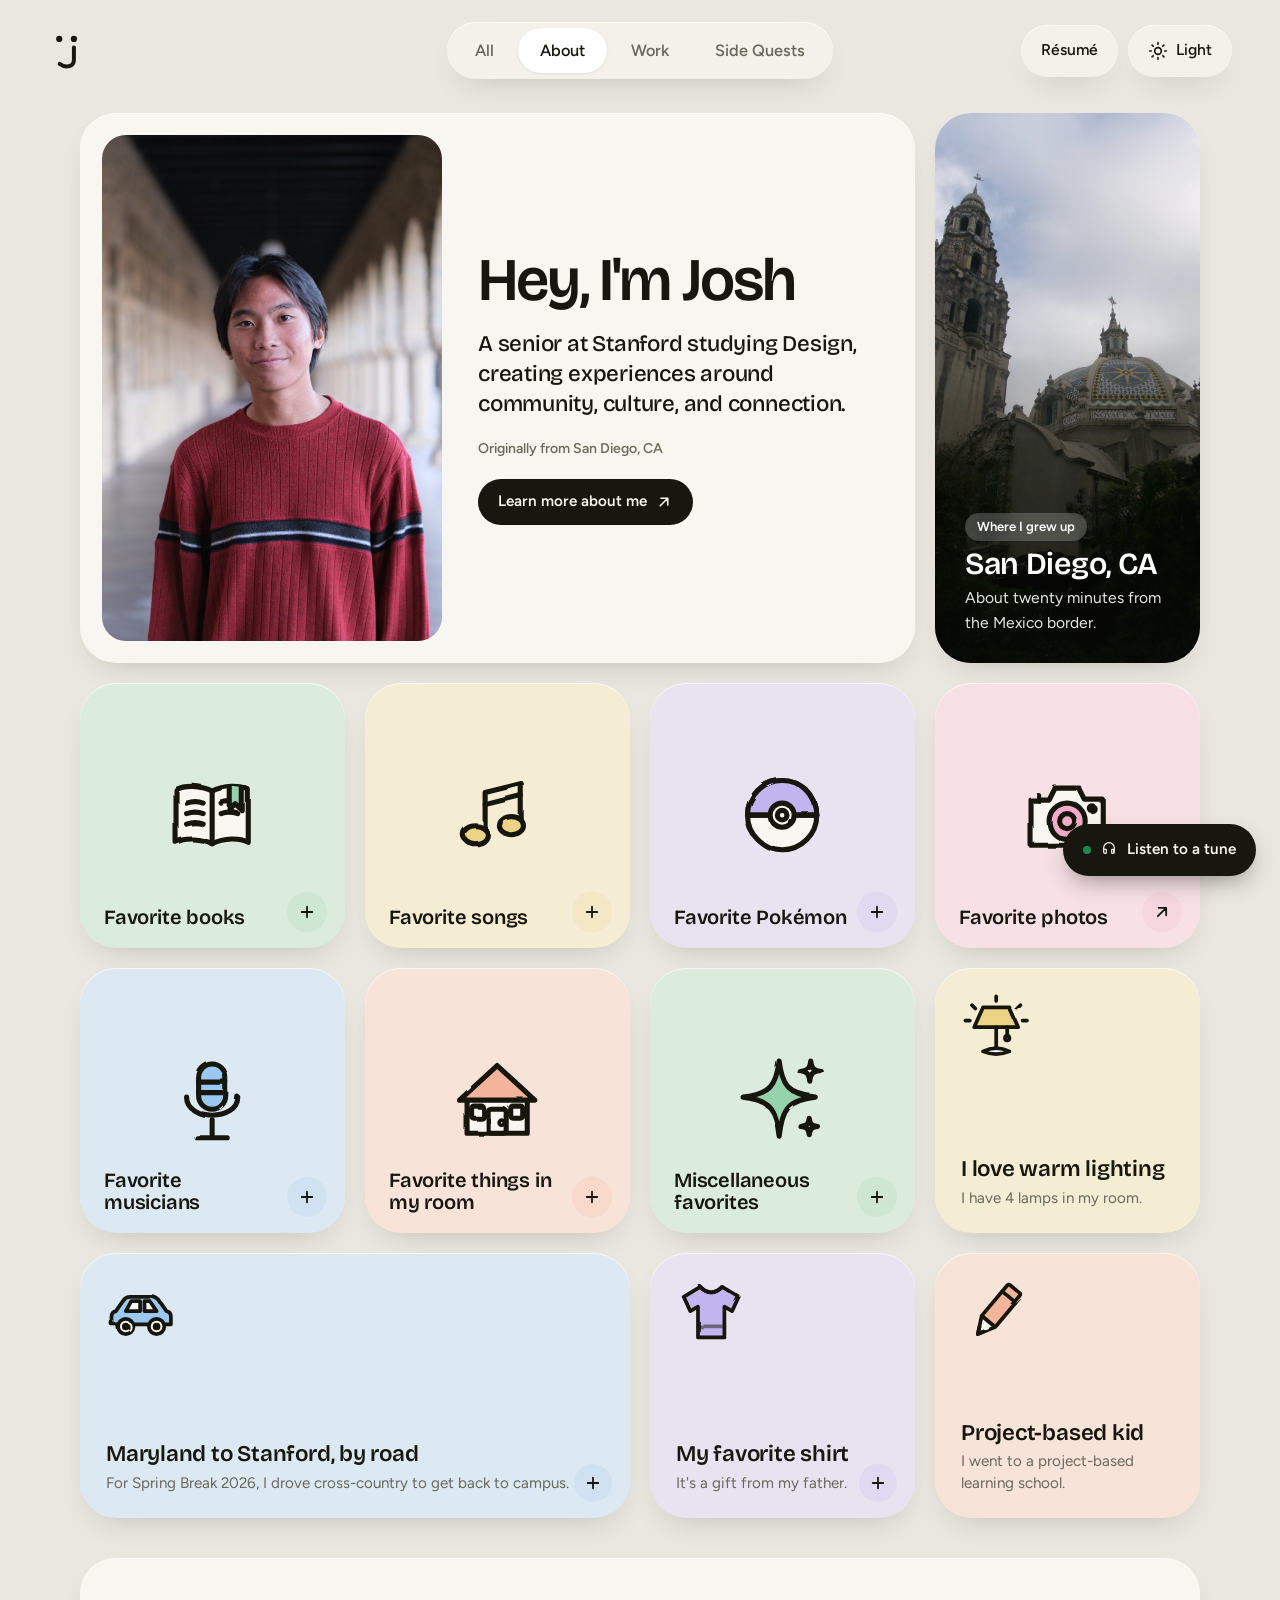
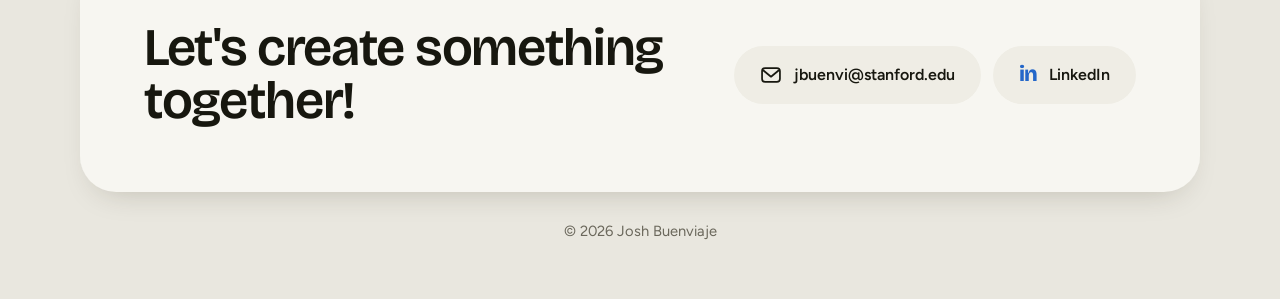
<file: about.html>
<!DOCTYPE html><html lang="en"><head><meta charset="utf-8"><title>Redirecting…</title><meta http-equiv="refresh" content="0; url=index.html#about"><link rel="canonical" href="index.html#about"><script>location.replace("index.html#about")</script></head><body><a href="index.html#about">Continue</a></body></html>
</file>
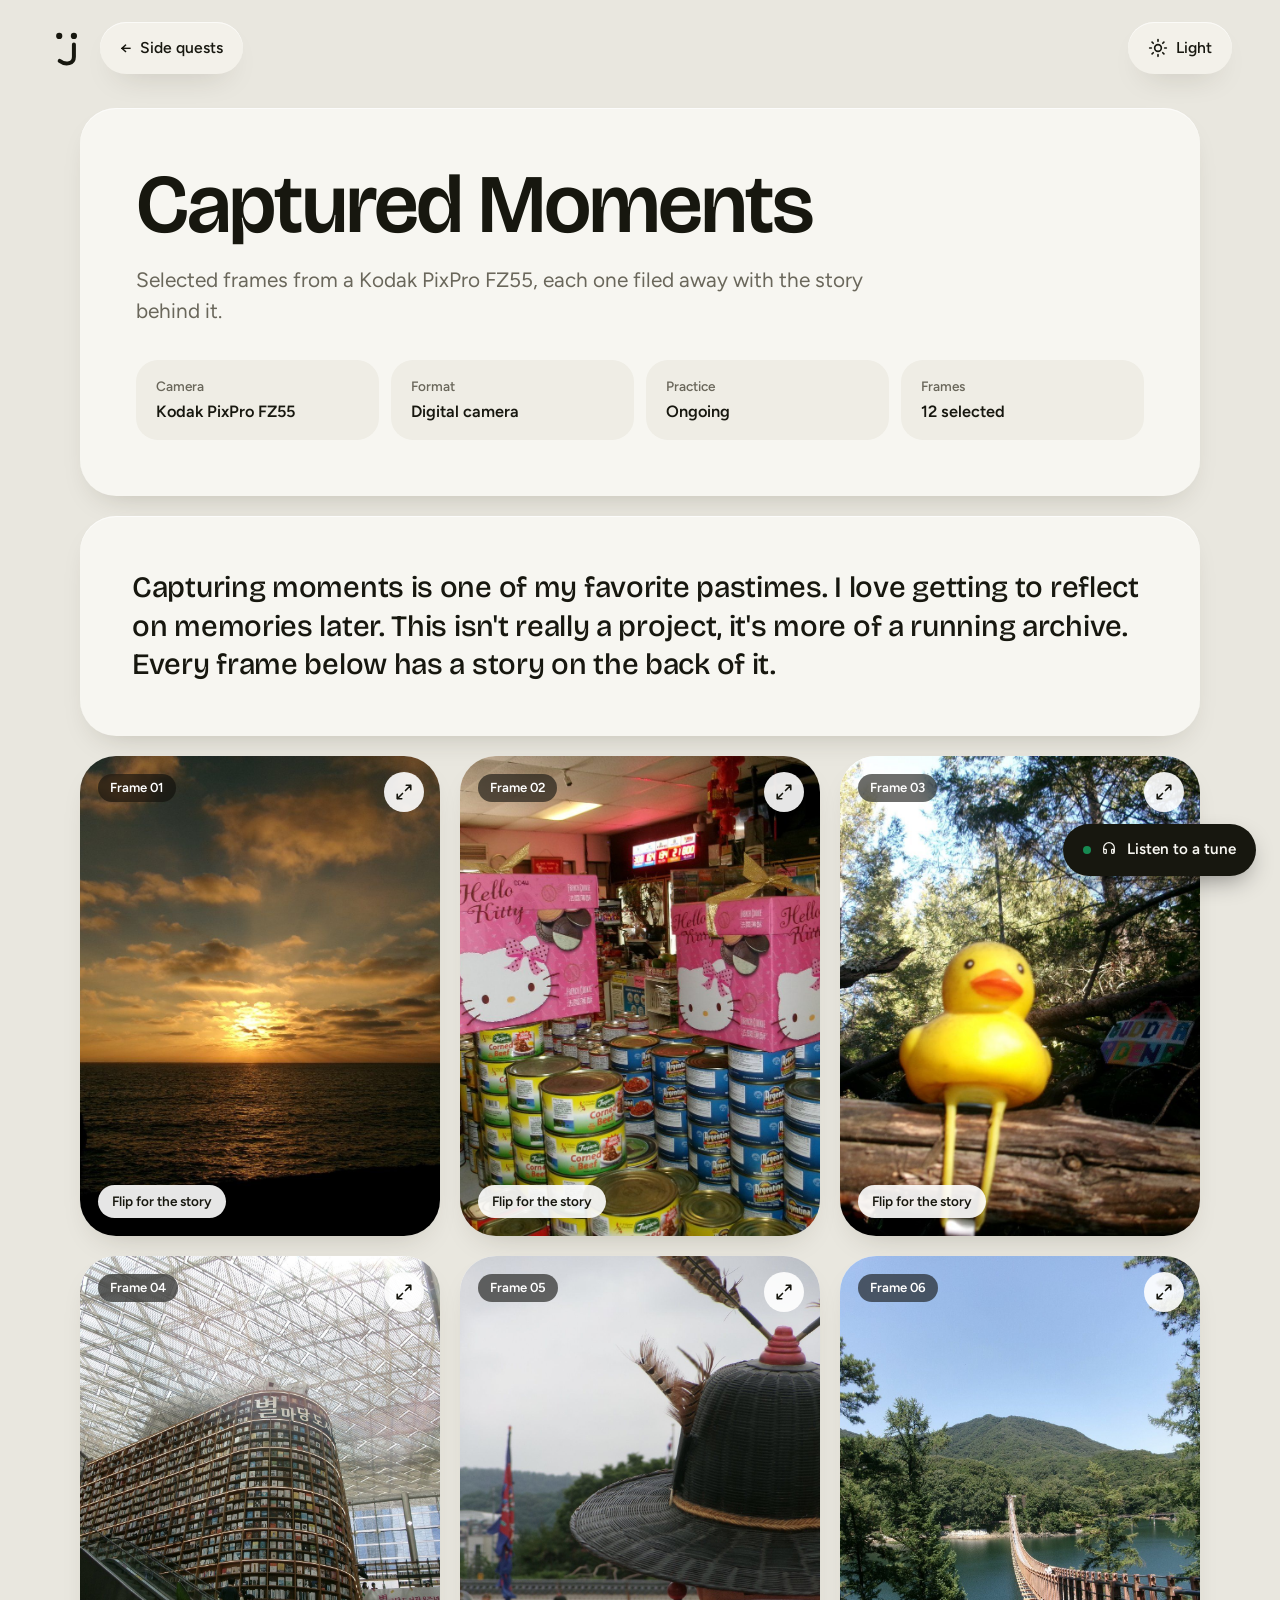
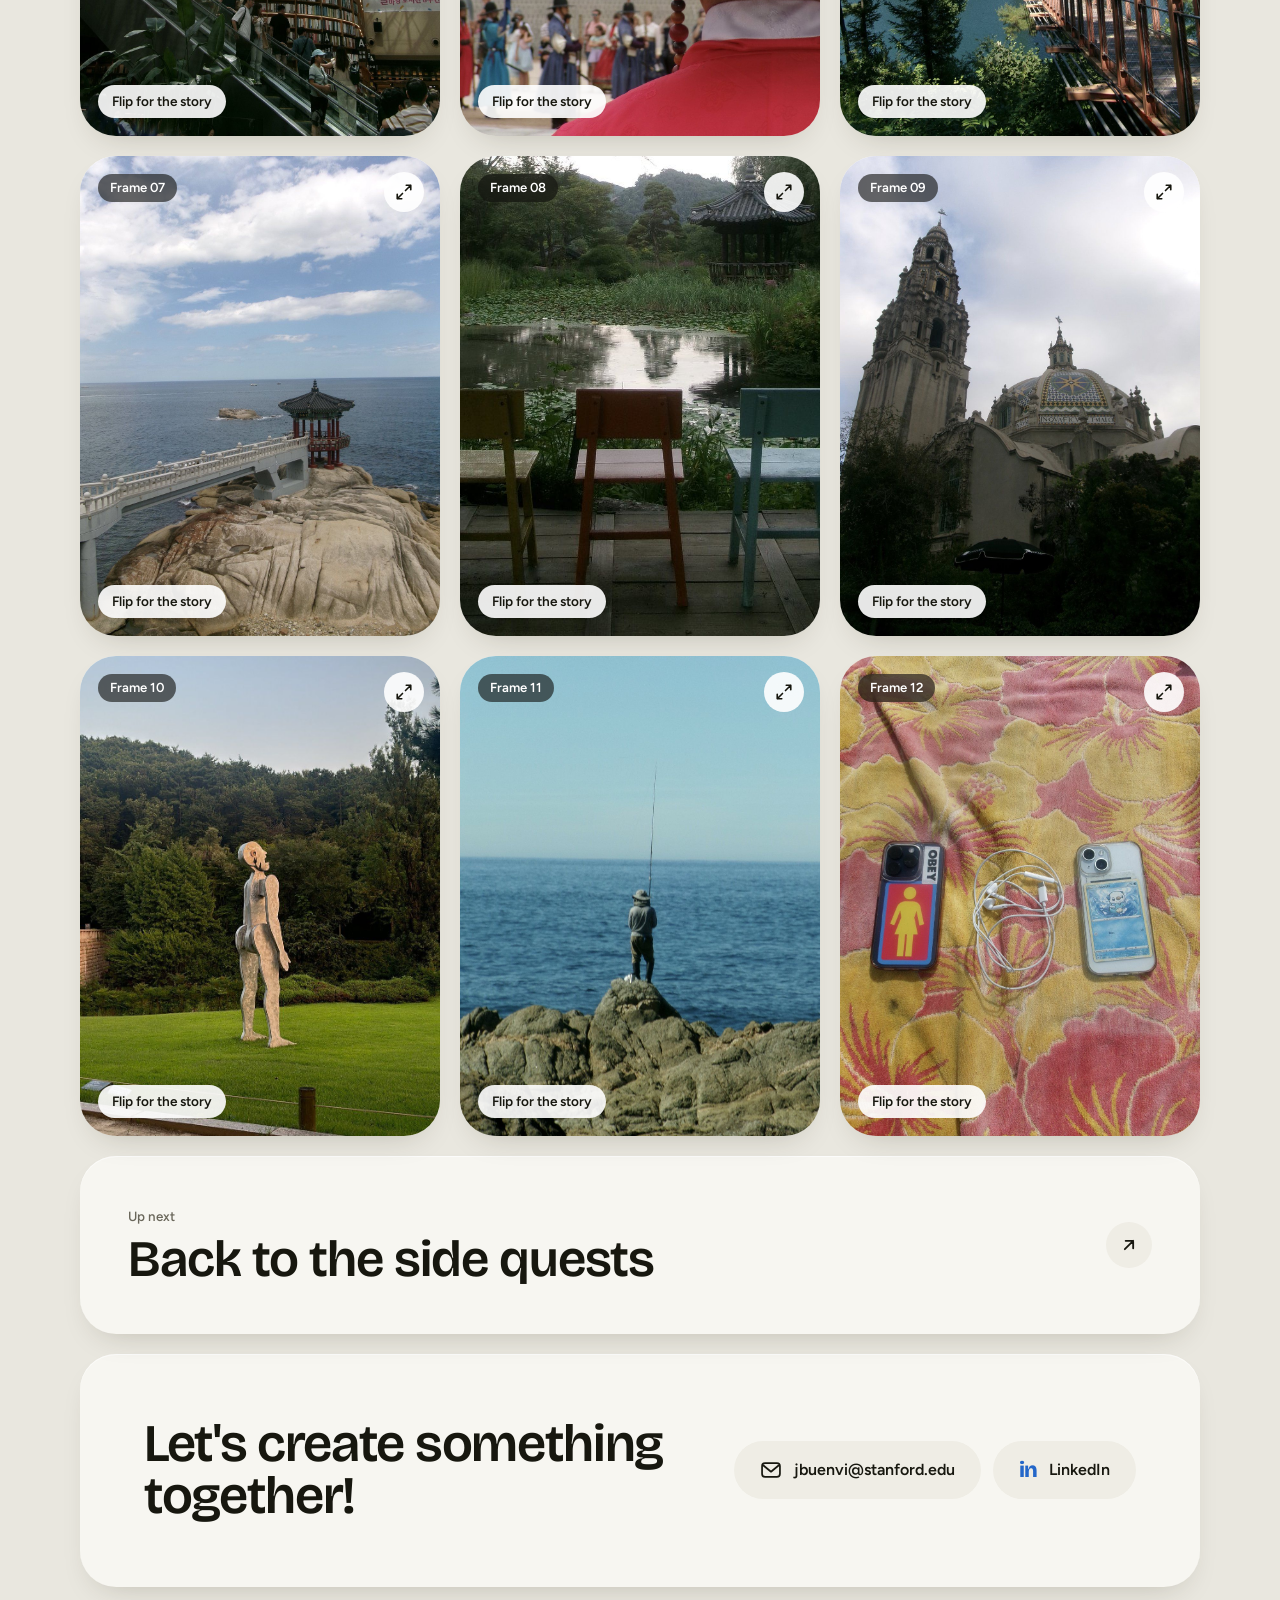
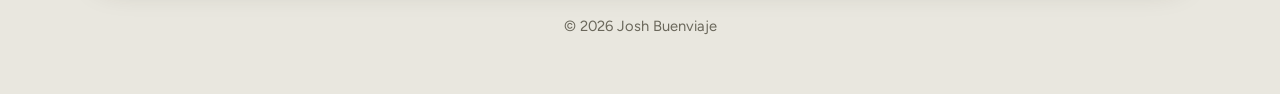
<file: captured-moments.html>
<!DOCTYPE html><html lang="en"><head><meta charset="utf-8"><title>Redirecting…</title><meta http-equiv="refresh" content="0; url=index.html#/moments"><link rel="canonical" href="index.html#/moments"><script>location.replace("index.html#/moments")</script></head><body><a href="index.html#/moments">Continue</a></body></html>
</file>
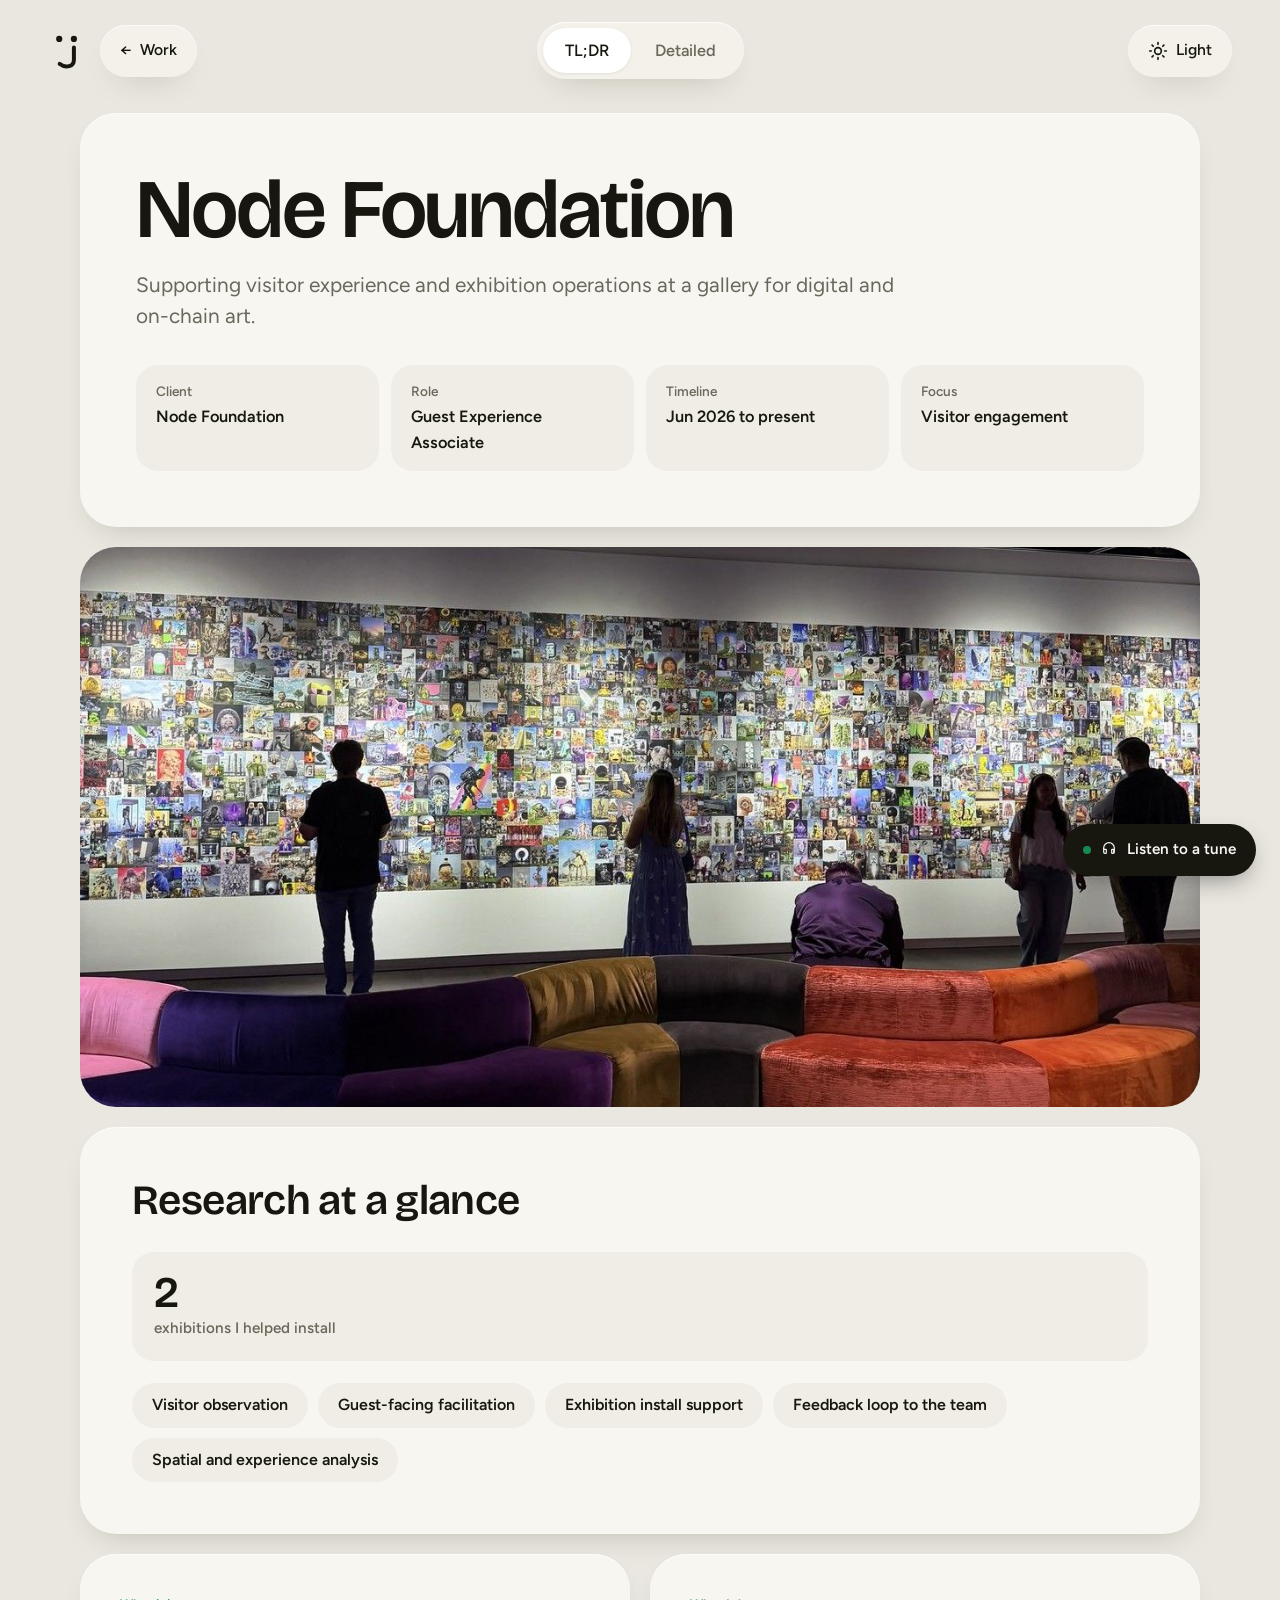
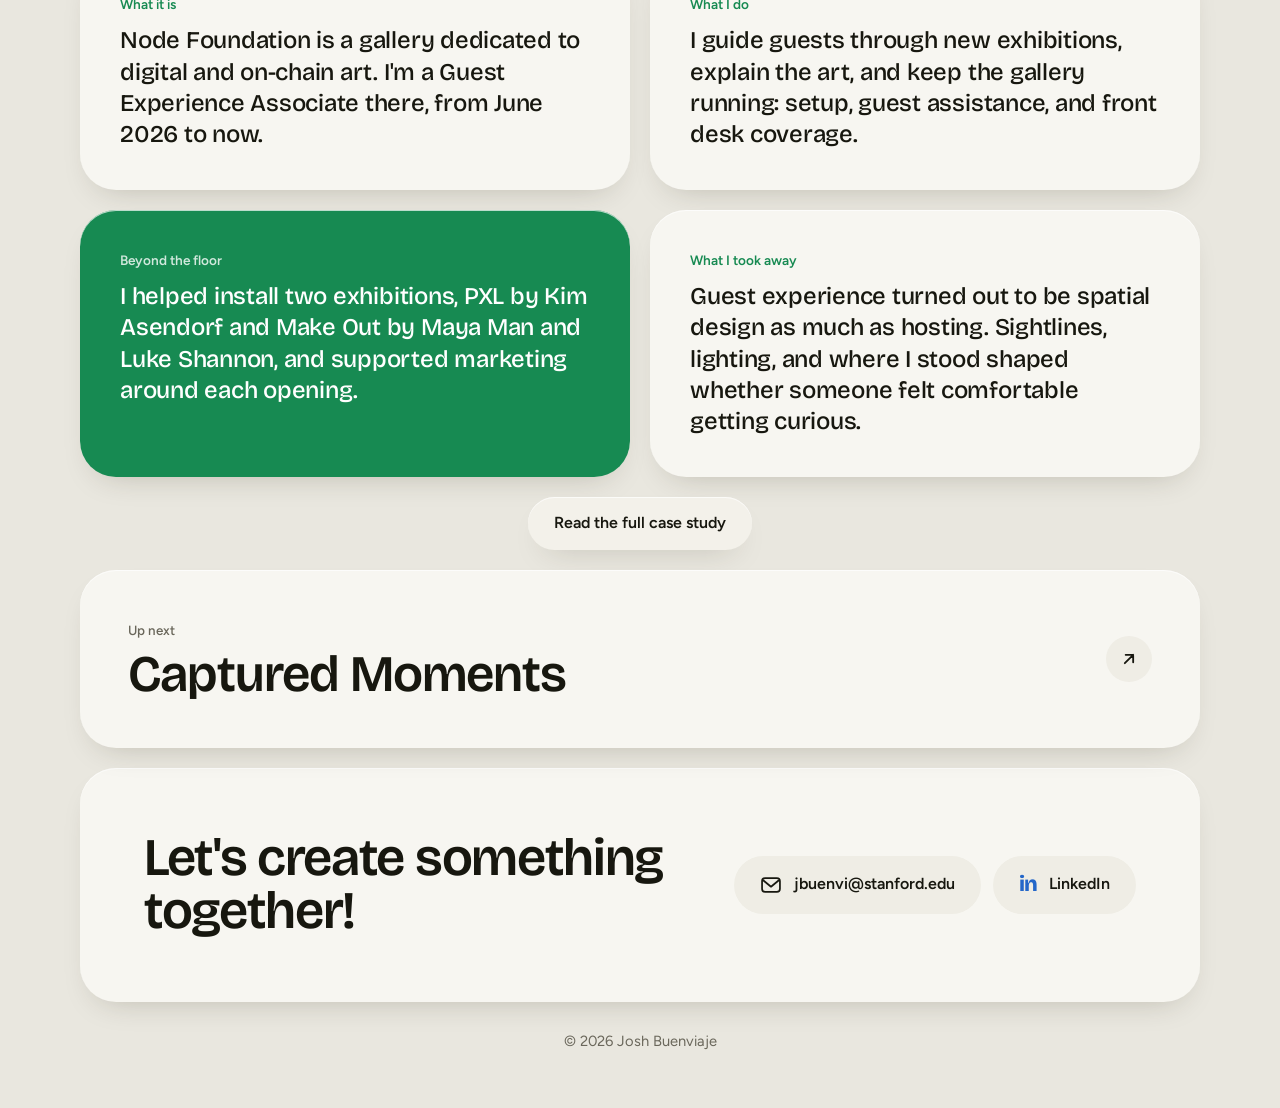
<file: case-study-node.html>
<!DOCTYPE html><html lang="en"><head><meta charset="utf-8"><title>Redirecting…</title><meta http-equiv="refresh" content="0; url=index.html#/node"><link rel="canonical" href="index.html#/node"><script>location.replace("index.html#/node")</script></head><body><a href="index.html#/node">Continue</a></body></html>
</file>
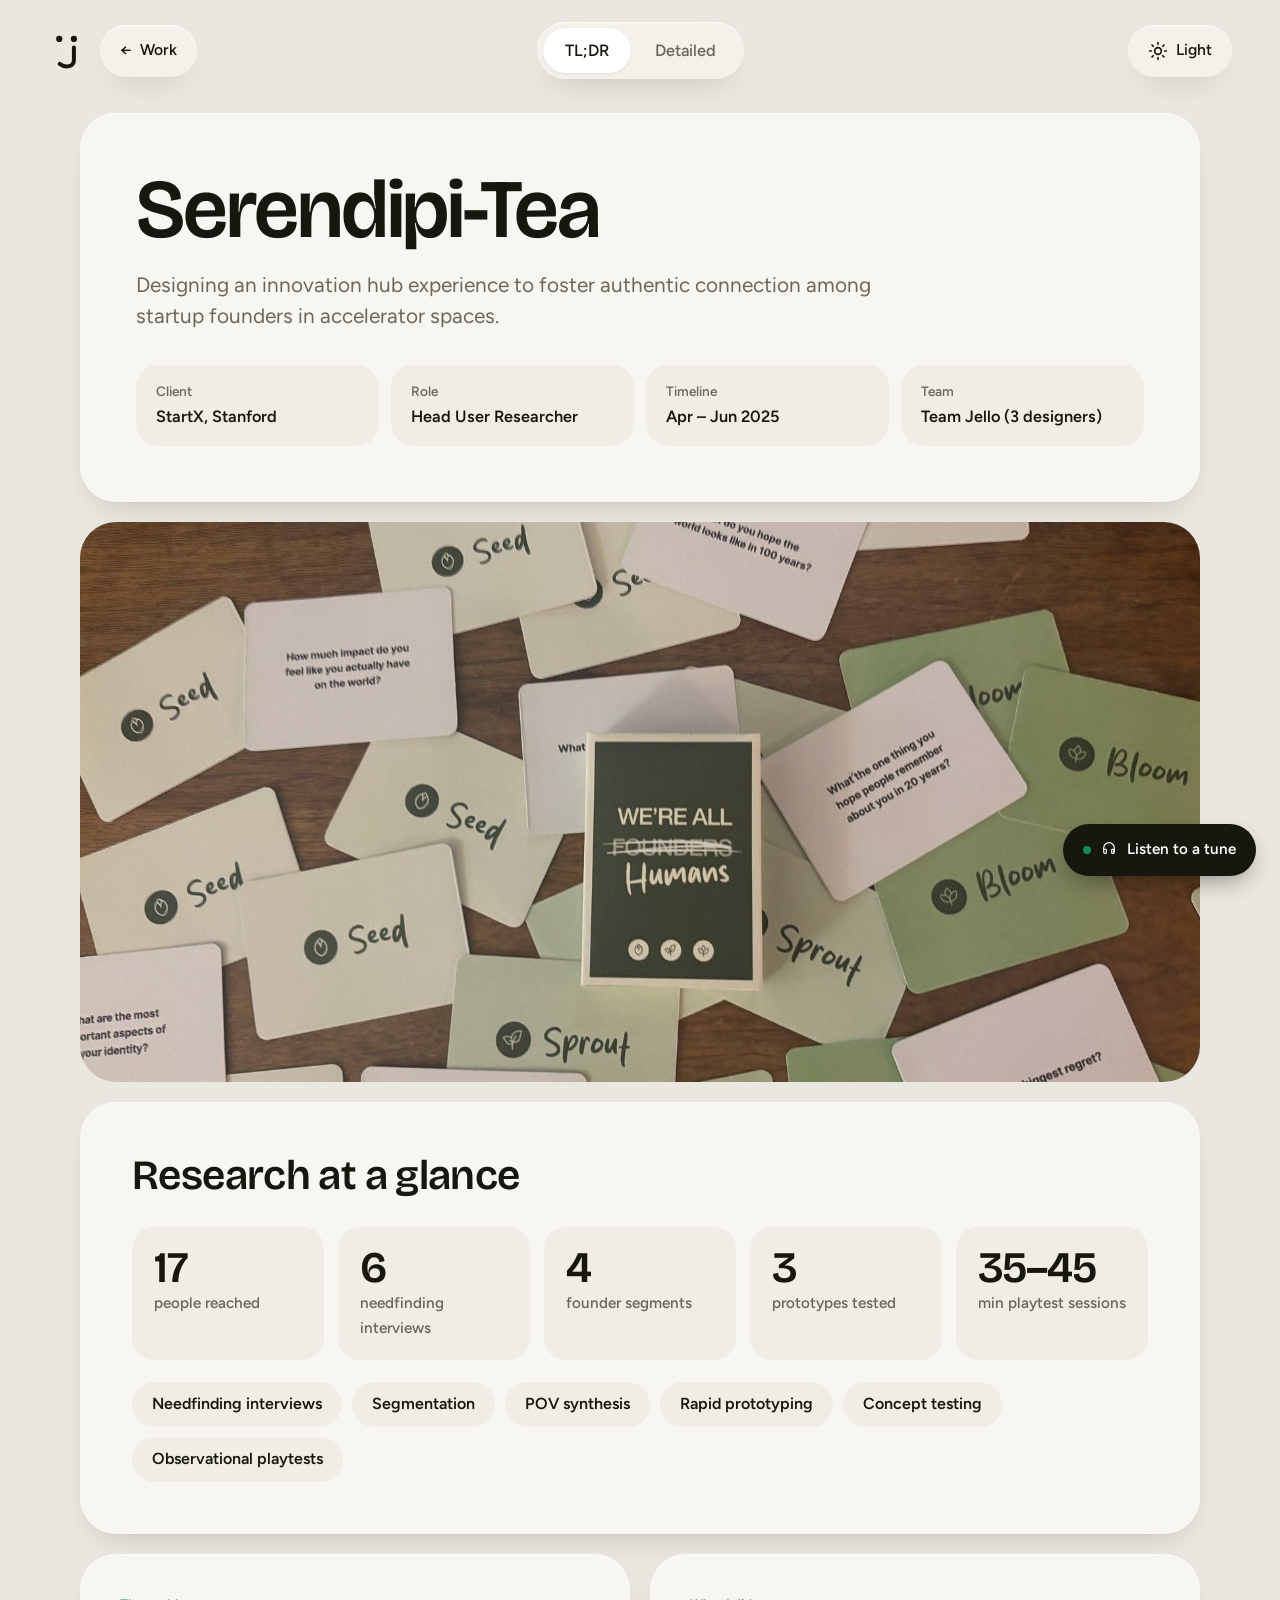
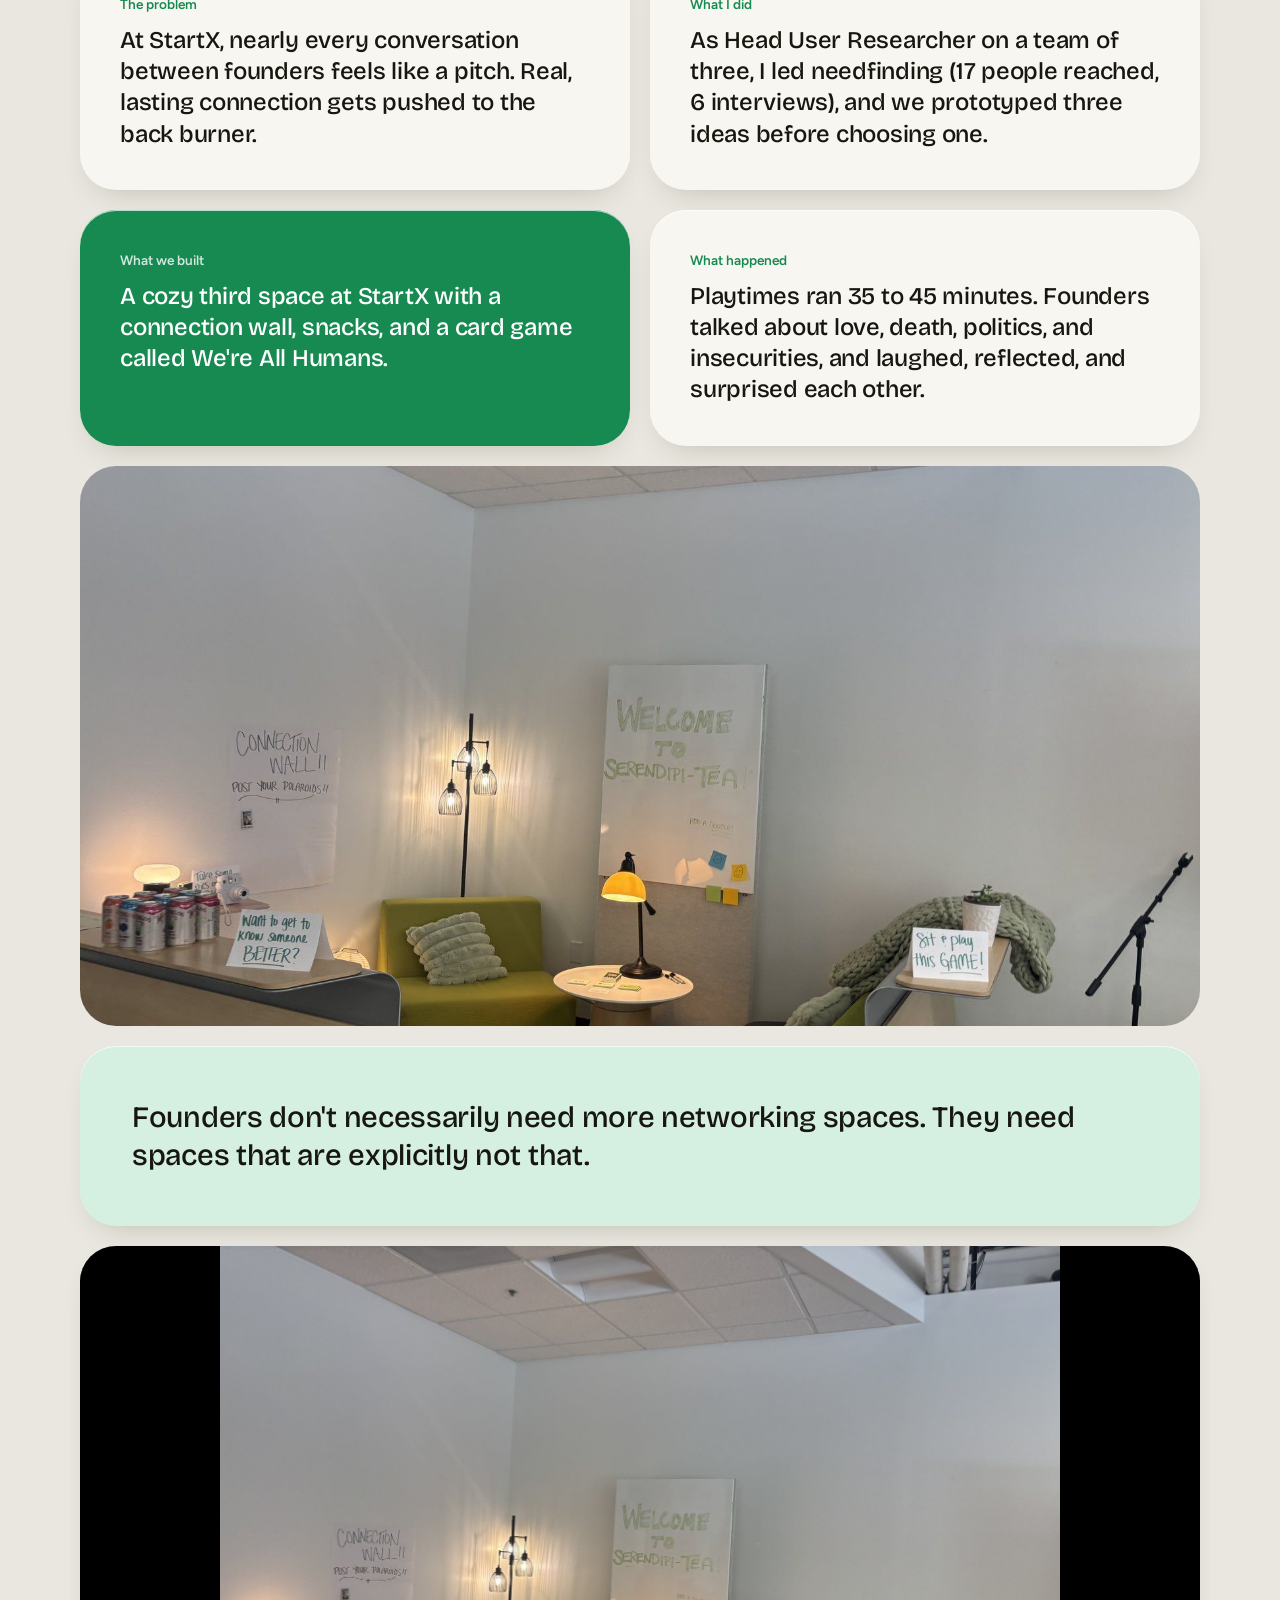
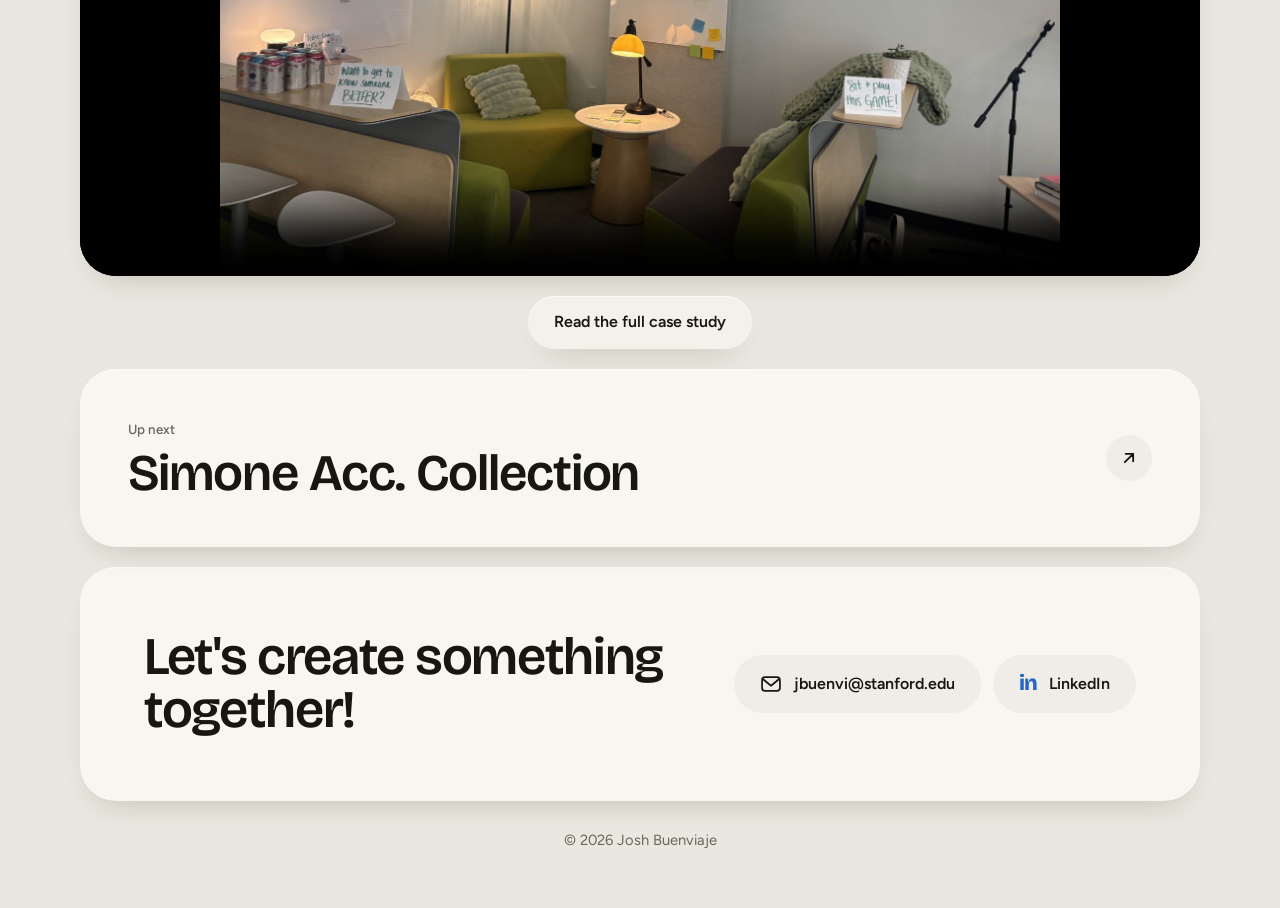
<file: case-study-serendipi-tea.html>
<!DOCTYPE html><html lang="en"><head><meta charset="utf-8"><title>Redirecting…</title><meta http-equiv="refresh" content="0; url=index.html#/serendipi-tea"><link rel="canonical" href="index.html#/serendipi-tea"><script>location.replace("index.html#/serendipi-tea")</script></head><body><a href="index.html#/serendipi-tea">Continue</a></body></html>
</file>
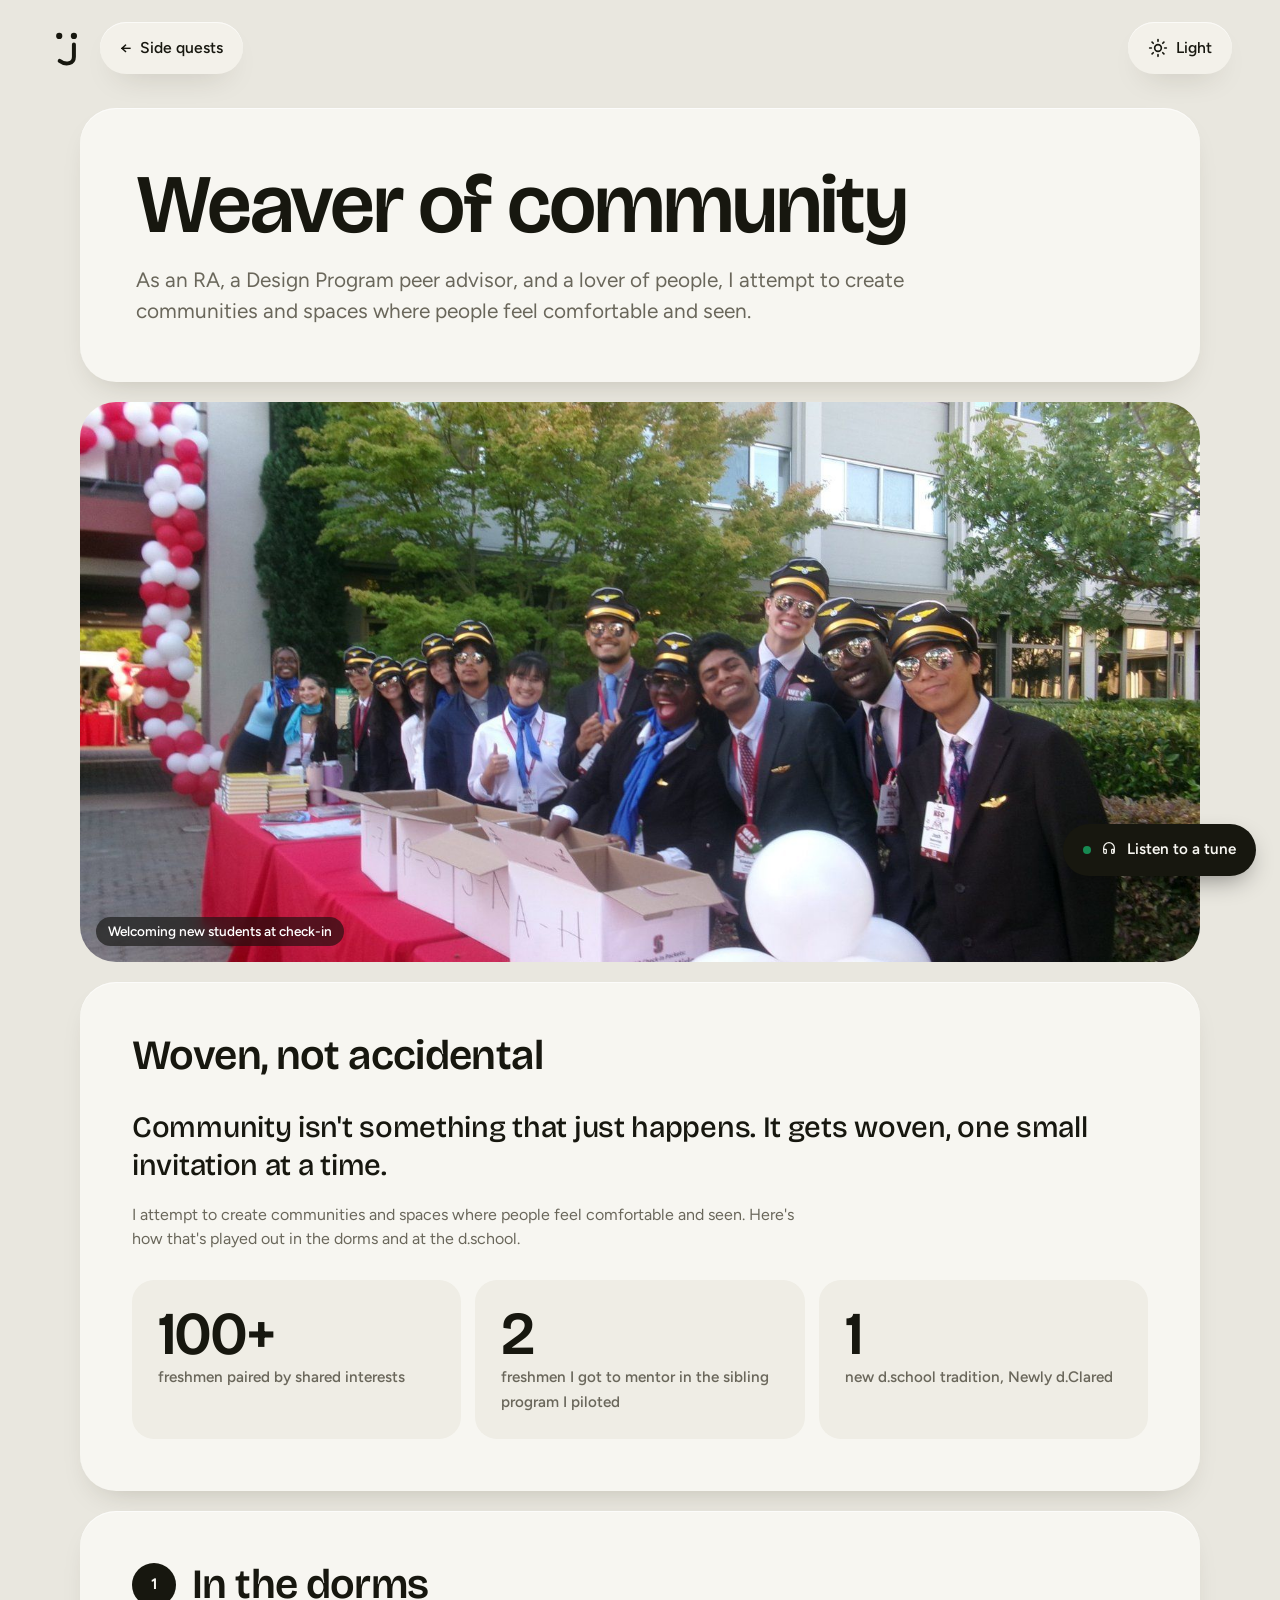
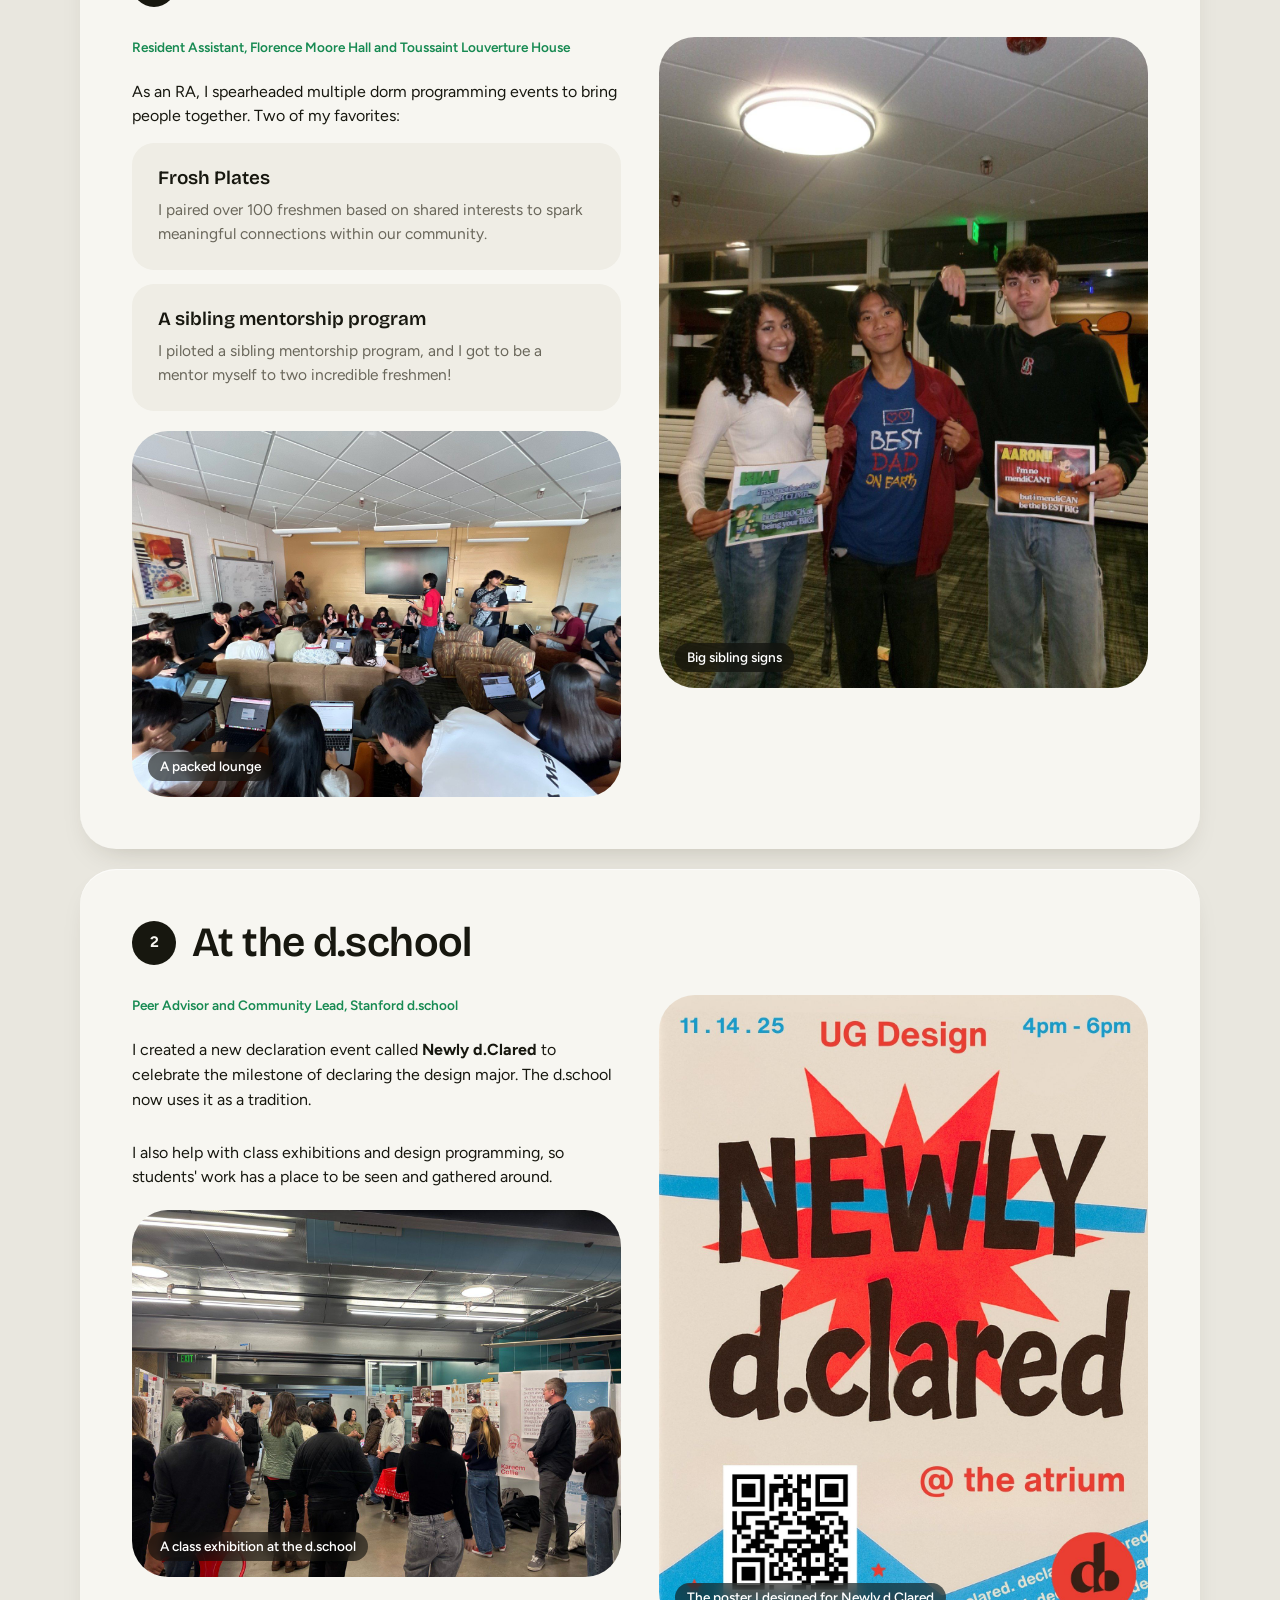
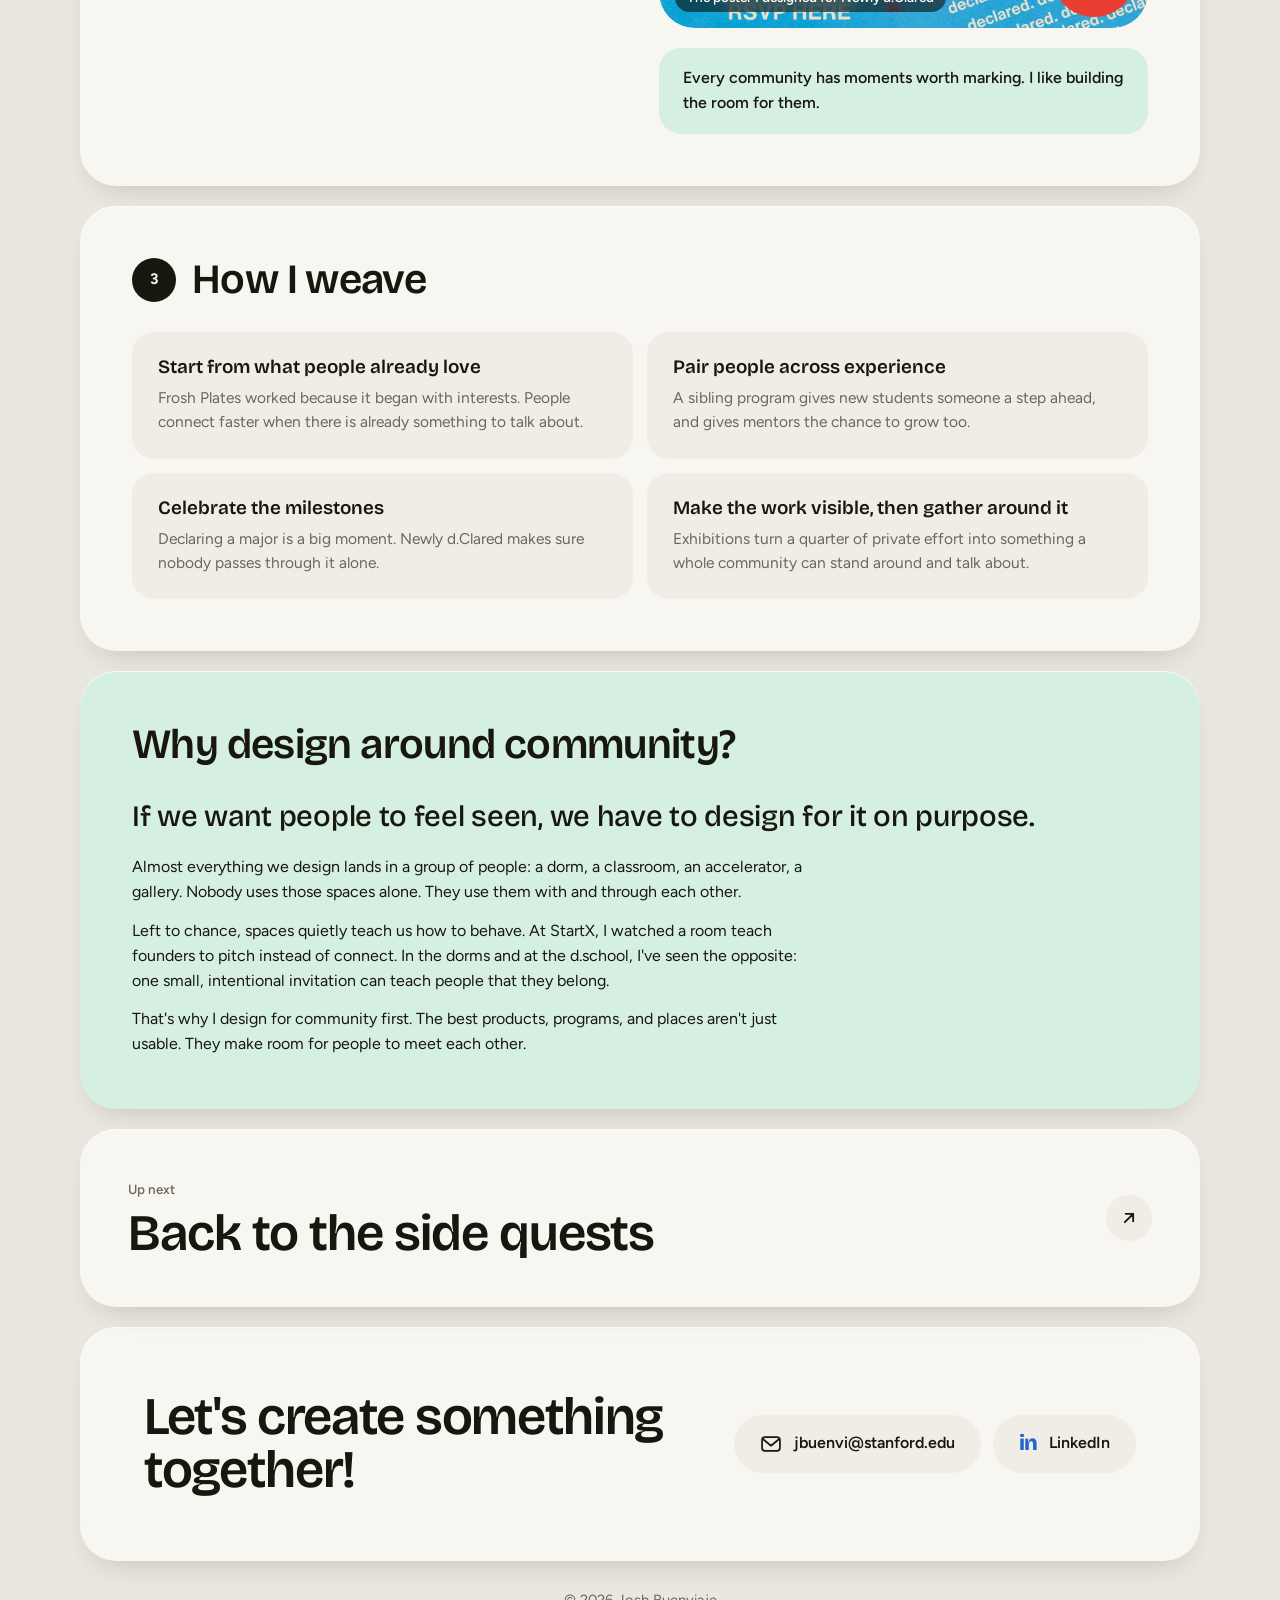
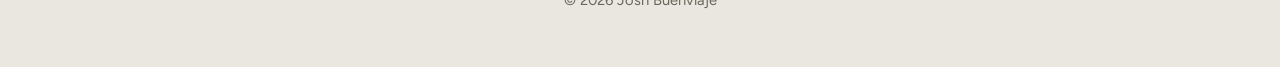
<file: community.html>
<!DOCTYPE html><html lang="en"><head><meta charset="utf-8"><title>Redirecting…</title><meta http-equiv="refresh" content="0; url=index.html#/community"><link rel="canonical" href="index.html#/community"><script>location.replace("index.html#/community")</script></head><body><a href="index.html#/community">Continue</a></body></html>
</file>
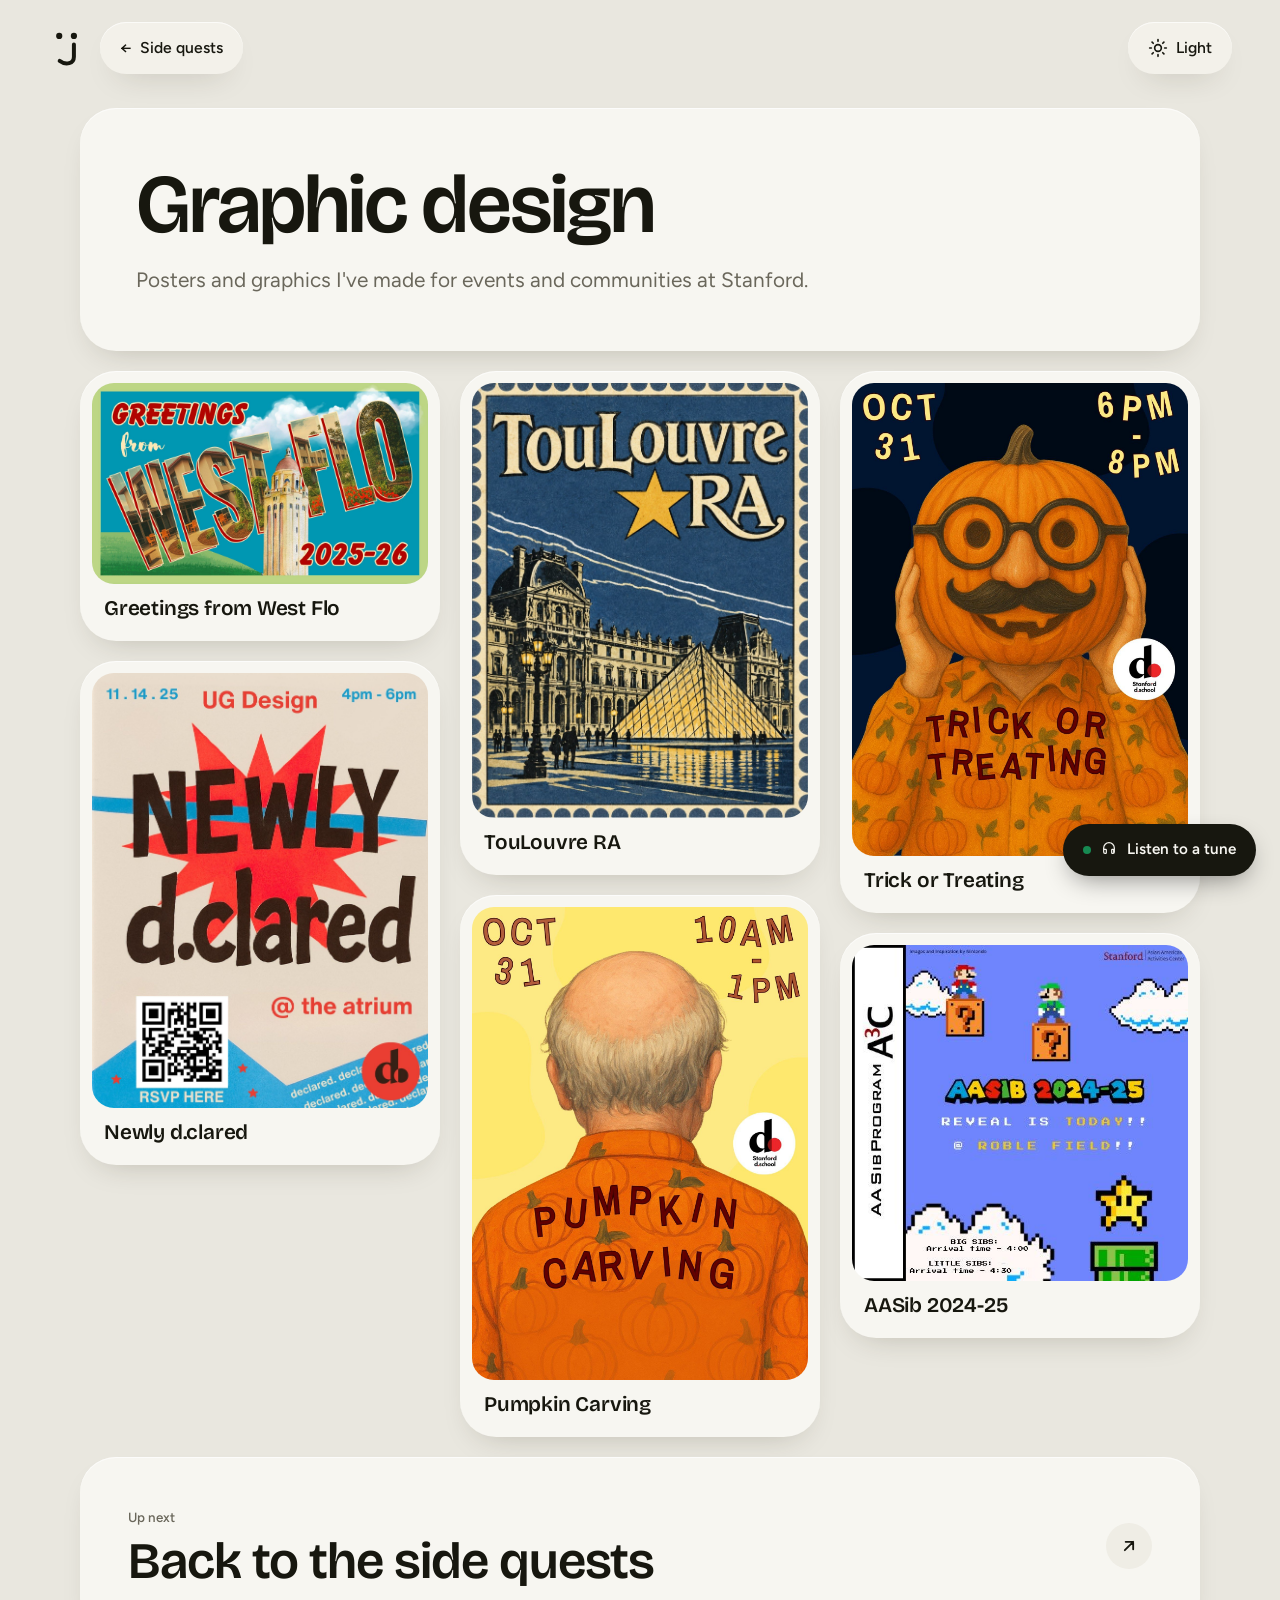
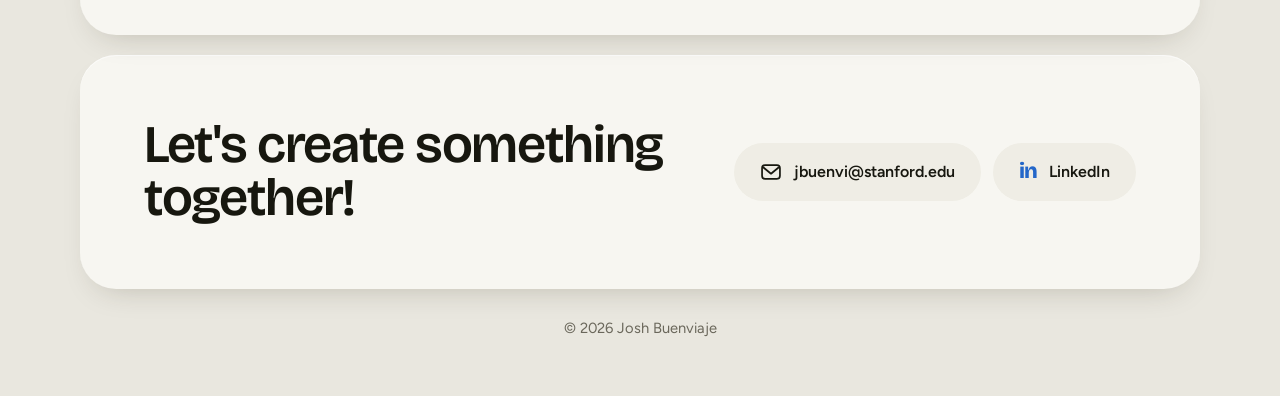
<file: graphic-design.html>
<!DOCTYPE html><html lang="en"><head><meta charset="utf-8"><title>Redirecting…</title><meta http-equiv="refresh" content="0; url=index.html#/graphic-design"><link rel="canonical" href="index.html#/graphic-design"><script>location.replace("index.html#/graphic-design")</script></head><body><a href="index.html#/graphic-design">Continue</a></body></html>
</file>
<file: styles.css>
/* ==========================================================================
   Josh Buenviaje — portfolio
   Bento home + case study pages. One stylesheet, light + dark.
   ========================================================================== */

:root{
  --bg:#E9E7DF;
  --card:#F7F6F1;
  --card-2:#EFEDE5;
  --ink:#17170F;
  --muted:#6A675B;
  --line:rgba(23,23,15,.09);
  --accent:#178A52;
  --accent-soft:#D5F0E1;
  --stamp:#D6402C;
  --pill:#F3F1EA;
  --pill-on:#FFFFFF;
  --shadow:0 1px 0 rgba(255,255,255,.7) inset, 0 14px 32px -18px rgba(45,38,18,.28);
  --tip-bg:#17170F;
  --tip-ink:#F7F6F1;

  --gap:20px;
  --r-tile:36px;
  --r-inner:22px;
  --maxw:1120px;

  --font-display:'Bricolage Grotesque','Avenir Next','Segoe UI',system-ui,sans-serif;
  --font-body:'Figtree','Avenir Next','Segoe UI',system-ui,sans-serif;
}
:root[data-theme="dark"]{
  --bg:#10100D;
  --card:#1B1B16;
  --card-2:#23231D;
  --ink:#F1EFE6;
  --muted:#A19E8F;
  --line:rgba(241,239,230,.10);
  --accent:#3CC47F;
  --accent-soft:#16301F;
  --pill:#1B1B16;
  --pill-on:#2D2D25;
  --shadow:0 1px 0 rgba(255,255,255,.04) inset, 0 14px 32px -18px rgba(0,0,0,.7);
  --tip-bg:#F1EFE6;
  --tip-ink:#17170F;
}

*{margin:0;padding:0;box-sizing:border-box}
html{-webkit-text-size-adjust:100%}
body{
  background:var(--bg);color:var(--ink);
  font-family:var(--font-body);font-size:16px;line-height:1.55;
  -webkit-font-smoothing:antialiased;overflow-x:hidden;
  transition:background .3s ease,color .3s ease;
}
img,video{display:block;max-width:100%}
a{color:inherit;text-decoration:none}
button{font:inherit;color:inherit;background:none;border:0;cursor:pointer}
:focus-visible{outline:2.5px solid var(--accent);outline-offset:3px;border-radius:10px}
.sr-only{position:absolute;width:1px;height:1px;overflow:hidden;clip:rect(0 0 0 0);white-space:nowrap}
.display{font-family:var(--font-display)}

/* ------------------------------------------------------------------ top bar */
.topbar{
  position:sticky;top:0;z-index:60;
  display:grid;grid-template-columns:1fr auto 1fr;align-items:center;gap:16px;
  padding:22px clamp(16px,4vw,48px);
  pointer-events:none;
}
.topbar > *{pointer-events:auto}
.logo{display:inline-flex;width:max-content;color:var(--ink)}
.logo svg{display:block}
.topbar-right{display:flex;justify-content:flex-end;gap:10px}

.pill-group{
  display:inline-flex;gap:2px;padding:6px;border-radius:999px;
  background:var(--pill);box-shadow:var(--shadow);
  backdrop-filter:blur(10px);
}
.pill-btn{
  padding:10px 22px;border-radius:999px;font-weight:550;font-size:1.02rem;
  color:var(--muted);transition:background .25s,color .25s;white-space:nowrap;
}
.pill-btn:hover{color:var(--ink)}
.pill-btn[aria-selected="true"],.pill-btn[aria-pressed="true"]{background:var(--pill-on);color:var(--ink);box-shadow:0 1px 3px rgba(0,0,0,.08)}

.chip-btn{
  display:inline-flex;align-items:center;gap:8px;
  padding:0 20px;height:52px;border-radius:999px;font-weight:550;font-size:.98rem;
  background:var(--pill);box-shadow:var(--shadow);backdrop-filter:blur(10px);
  transition:transform .2s ease;white-space:nowrap;
}
.chip-btn:hover{transform:translateY(-1px)}
.chip-btn svg{flex:none}
.theme-btn .moon{display:none}
:root[data-theme="dark"] .theme-btn .sun{display:none}
:root[data-theme="dark"] .theme-btn .moon{display:inline}

/* ------------------------------------------------------------------ bento */
.bento-wrap{container-type:inline-size;max-width:calc(var(--maxw) + 48px);margin:0 auto;padding:12px 24px 80px}
.bento{
  --u:calc((100cqw - 3 * var(--gap)) / 4);
  display:grid;grid-template-columns:repeat(4,var(--u));grid-auto-rows:var(--u);
  grid-auto-flow:dense;gap:var(--gap);
}
.tile{
  position:relative;display:flex;flex-direction:column;overflow:hidden;isolation:isolate;
  background:var(--card);border-radius:var(--r-tile);box-shadow:var(--shadow);
  transition:transform .35s cubic-bezier(.2,.8,.2,1);
}
a.tile:hover,button.tile:hover{transform:translateY(-4px)}
.tile.w2{grid-column:span 2}
.tile.h2{grid-row:span 2}
.tile[hidden]{display:none}
.tile.is-leaving{opacity:0;transform:scale(.96)}

/* image tiles */
.tile-img img.bg{position:absolute;inset:0;width:100%;height:100%;object-fit:cover;z-index:-2;transition:transform .8s cubic-bezier(.2,.8,.2,1)}
.tile-img:hover img.bg{transform:scale(1.04)}
.tile-img::after{content:"";position:absolute;inset:0;z-index:-1;background:linear-gradient(to top,rgba(10,10,6,.72),rgba(10,10,6,0) 55%)}
.tile-cap{margin-top:auto;padding:28px 30px;color:#fff;display:flex;flex-direction:column;gap:6px;align-items:flex-start}
.tile-cap .tag{
  font-size:.82rem;font-weight:600;padding:4px 12px;border-radius:999px;
  background:rgba(255,255,255,.2);backdrop-filter:blur(8px);
}
.tile-cap h3{font-family:var(--font-display);font-weight:600;font-size:clamp(1.5rem,2.4vw,2.1rem);line-height:1.08;letter-spacing:-.01em}
.tile-cap p{font-size:.98rem;opacity:.9;max-width:34ch}
.go{
  position:absolute;top:22px;right:22px;width:46px;height:46px;border-radius:50%;
  display:grid;place-items:center;background:rgba(255,255,255,.9);color:#17170F;
  transition:transform .3s ease;
}
.tile:hover .go{transform:rotate(45deg)}

/* intro */
.tile.w3{grid-column:span 3}
.intro{flex-direction:row;align-items:stretch;gap:clamp(18px,3.2cqw,46px);padding:clamp(14px,2cqw,26px)}
.intro .portrait{flex:0 0 43%;height:100%;border-radius:calc(var(--r-tile) - 12px);overflow:hidden;background:var(--card-2)}
.intro .portrait img{width:100%;height:100%;object-fit:cover;object-position:50% 16%;transition:transform 1s cubic-bezier(.2,.8,.2,1)}
.intro:hover .portrait img{transform:scale(1.04)}
.intro-copy{display:flex;flex-direction:column;justify-content:center;gap:clamp(10px,1.7cqw,24px);padding-right:clamp(8px,2.2cqw,30px)}
.intro .hello-big{font-family:var(--font-display);font-weight:600;font-size:clamp(2.1rem,5.4cqw,4.8rem);line-height:.98;letter-spacing:-.03em}
.intro .hello-sub{font-family:var(--font-display);font-weight:500;font-size:clamp(1.05rem,2cqw,1.7rem);line-height:1.34;letter-spacing:-.01em;max-width:30ch}
.intro .where{color:var(--muted);font-weight:550;font-size:clamp(.88rem,1.2cqw,1rem)}
.intro .more{display:inline-flex;align-items:center;gap:8px;align-self:flex-start;padding:11px 20px;border-radius:999px;background:var(--ink);color:var(--card);font-weight:600;font-size:.95rem;transition:transform .3s}
.intro:hover .more{transform:translateX(4px)}
.intro .more svg{width:18px;height:18px}

/* icon tiles */
.tile-icon{align-items:center;justify-content:center}
.tile-icon .big{width:38%;height:auto}
.tile-icon .label{position:absolute;left:26px;bottom:22px;font-weight:600;font-size:.98rem;color:var(--muted)}
.tile-icon .go{background:var(--card-2);color:var(--ink)}
.linkedin-mark{font-family:var(--font-display);font-weight:800;font-size:clamp(3.6rem,8cqw,6.2rem);color:#2467C9;letter-spacing:-.04em;line-height:1}
:root[data-theme="dark"] .linkedin-mark{color:#6FA2F0}
.mail-mark{color:var(--accent)}

/* favourites */
.tile-fav{padding:26px 28px;justify-content:space-between;
  background:color-mix(in oklab,var(--tint) 24%,var(--card));cursor:default}
.tile-fav .kind{font-size:.88rem;font-weight:600;color:color-mix(in oklab,var(--tint) 55%,var(--ink));
  background:color-mix(in oklab,var(--tint) 30%,var(--card));padding:4px 12px;border-radius:999px;align-self:flex-start}
.tile-fav h3{font-family:var(--font-display);font-weight:600;font-size:clamp(1.3rem,2.2cqw,1.85rem);line-height:1.1;letter-spacing:-.01em}
.tile-fav .mark{position:absolute;right:24px;top:20px;font-size:clamp(2.2rem,4.4cqw,3.4rem);line-height:1}
.tint-a{--tint:#7DCB9E}.tint-b{--tint:#F2A488}.tint-c{--tint:#B7A6EE}.tint-d{--tint:#86BDF0}.tint-e{--tint:#EBCB6A}.tint-f{--tint:#EE9CC0}

/* spotify */
.tile-play{background:#16130F;color:#F7F6F1;padding:26px 28px;justify-content:space-between;text-align:left}
.tile-play h3{font-family:var(--font-display);font-weight:600;font-size:1.55rem;line-height:1.1}
.tile-play p{font-size:.92rem;color:#B9B5A6;margin-top:6px}
.eq{display:flex;gap:5px;align-items:flex-end;height:54px}
.eq i{width:9px;border-radius:5px;background:var(--accent);height:40%}
.eq i:nth-child(2){height:75%}.eq i:nth-child(3){height:100%}.eq i:nth-child(4){height:55%}.eq i:nth-child(5){height:85%}
.tile-play:hover .eq i,.tile-play.playing .eq i{animation:eq 1s ease-in-out infinite}
.eq i:nth-child(2){animation-delay:-.3s!important}.eq i:nth-child(3){animation-delay:-.6s!important}
.eq i:nth-child(4){animation-delay:-.15s!important}.eq i:nth-child(5){animation-delay:-.45s!important}
@keyframes eq{0%,100%{height:22%}50%{height:100%}}

/* big collage */
.tile-collage{padding:12px;gap:12px;display:grid;grid-template-columns:1fr 1fr;grid-template-rows:1fr 1fr;background:var(--card)}
.tile-collage .ph{border-radius:calc(var(--r-tile) - 14px);overflow:hidden;position:relative}
.tile-collage img{width:100%;height:100%;object-fit:cover;transition:transform .8s cubic-bezier(.2,.8,.2,1)}
.tile-collage:hover img{transform:scale(1.05)}
.tile-collage .cap{
  position:absolute;left:24px;bottom:24px;z-index:2;color:#fff;
  background:rgba(14,14,10,.62);backdrop-filter:blur(10px);padding:14px 20px;border-radius:22px;
}
.tile-collage .cap h3{font-family:var(--font-display);font-size:1.45rem;font-weight:600;line-height:1.1}
.tile-collage .cap p{font-size:.9rem;opacity:.85}

/* text-forward tiles */
.tile-type{padding:28px 30px;justify-content:space-between}
.tile-type h3{font-family:var(--font-display);font-weight:600;font-size:clamp(1.6rem,3cqw,2.4rem);line-height:1.04;letter-spacing:-.015em}
.tile-type .tag{font-size:.88rem;font-weight:600;padding:4px 12px;border-radius:999px;align-self:flex-start;background:rgba(255,255,255,.14)}
.tile-type.dark{background:#1A0F2E;color:#F4EFFF;background-image:radial-gradient(120% 90% at 100% 0,#43227A 0,transparent 60%)}
.tile-type.sun{background:#F3D463;color:#2B2306}
.tile-type.sun .tag{background:rgba(0,0,0,.09)}
.tile-type p{font-size:.98rem;opacity:.82;max-width:36ch;margin-top:8px}
.qmark{font-family:var(--font-display);font-weight:800;font-size:clamp(3.4rem,8.5cqw,6.4rem);line-height:.8;letter-spacing:-.06em}


/* list tiles + fact tiles (About) */
.tile-list,.tile-fact{background:color-mix(in oklab,var(--tint) 24%,var(--card))}
.tile-list{align-items:center;justify-content:center;text-align:left;padding:22px}
.tile-list .lt-icon{font-size:clamp(3.2rem,7cqw,5rem);line-height:1;transition:transform .45s cubic-bezier(.3,1.6,.5,1)}
.tile-list:hover .lt-icon,.tile-fact:hover .lt-icon{transform:rotate(-10deg) scale(1.12)}
.tile-list h3{position:absolute;left:24px;right:64px;bottom:20px;font-family:var(--font-display);font-weight:600;font-size:clamp(1.05rem,1.8cqw,1.4rem);line-height:1.1;letter-spacing:-.01em}
.lt-plus{position:absolute;right:18px;bottom:16px;width:40px;height:40px;border-radius:50%;display:grid;place-items:center;background:color-mix(in oklab,var(--tint) 35%,var(--card));color:var(--ink);transition:transform .3s}
.tile-list:hover .lt-plus{transform:rotate(90deg)}
.tile-fact{padding:24px 26px;justify-content:space-between;cursor:default}
.tile-fact .lt-icon{font-size:2.6rem;line-height:1;transition:transform .45s cubic-bezier(.3,1.6,.5,1);align-self:flex-start}
.tile-fact h3{font-family:var(--font-display);font-weight:600;font-size:clamp(1.15rem,2cqw,1.55rem);line-height:1.1;letter-spacing:-.01em}
.tile-fact p{font-size:.95rem;color:var(--muted);margin-top:6px;line-height:1.4}
.tile-type > *:not(.go){position:relative;z-index:1}
.tile-type.gfx{background:#F26B4E;color:#fff;justify-content:flex-end}
.tile-type.gfx::before{content:"";position:absolute;right:-16%;top:-12%;width:68%;aspect-ratio:1;border-radius:50%;background:#17170F}
.tile-type.gfx::after{content:"";position:absolute;right:14%;top:26%;width:32%;aspect-ratio:1;background:#F3D463;border-radius:12px;transform:rotate(14deg)}
.tile-type.weave{background-color:#12452F;color:#F1F5EE;
  background-image:repeating-linear-gradient(0deg,rgba(255,255,255,.075) 0 12px,transparent 12px 24px),repeating-linear-gradient(90deg,rgba(255,255,255,.075) 0 12px,transparent 12px 24px)}
.tile-type.weave .go{background:rgba(255,255,255,.92)}
.tile-type.weave p{max-width:40ch}
.tile-type.weave .tag{background:rgba(255,255,255,.16)}
.tile-img.grew::after{background:linear-gradient(to top,rgba(10,10,6,.7),rgba(10,10,6,.05) 60%)}

/* ranked-list sheet */
.sheet{border:0;padding:0;border-radius:var(--r-tile);background:var(--card);color:var(--ink);width:min(560px,calc(100vw - 24px));
  max-height:min(86vh,740px);box-shadow:0 30px 80px -20px rgba(0,0,0,.55);margin:auto;overflow:hidden}
.sheet::backdrop{background:rgba(10,10,6,.55);backdrop-filter:blur(5px)}
.sheet[open]{animation:sheetIn .35s cubic-bezier(.2,.9,.3,1.2)}
@keyframes sheetIn{from{opacity:0;transform:translateY(16px) scale(.96)}to{opacity:1;transform:none}}
.sheet-in{padding:34px clamp(22px,4vw,38px) 30px;max-height:min(86vh,740px);overflow:auto}
.sheet-x{position:absolute;top:18px;right:18px;width:42px;height:42px;border-radius:50%;background:var(--card-2);font-size:1rem}
.sheet-icon{font-size:3.2rem;line-height:1}
.sheet h2{font-family:var(--font-display);font-weight:600;font-size:clamp(1.8rem,5vw,2.4rem);line-height:1.05;letter-spacing:-.02em;margin-top:10px}
.sheet-sub{color:var(--muted);margin-top:6px}
.rank{list-style:none;margin-top:24px;display:flex;flex-direction:column;gap:10px;counter-reset:r}
.rank li{display:grid;grid-template-columns:44px 1fr;gap:14px;align-items:start;background:var(--card-2);border-radius:var(--r-inner);padding:16px 18px;counter-increment:r}
.rank li::before{content:counter(r);width:44px;height:44px;border-radius:50%;display:grid;place-items:center;background:var(--ink);color:var(--card);font-family:var(--font-display);font-weight:700;font-size:1.15rem}
.rank li:first-child{background:var(--accent-soft)}
:root[data-theme="dark"] .rank li:first-child{color:#D8F2E3}
.rank li:first-child::before{background:var(--accent);color:#fff}
.rank h4{font-family:var(--font-display);font-size:1.2rem;font-weight:600;line-height:1.2}
.rank p{color:var(--muted);font-size:.95rem;margin-top:3px;line-height:1.45}
:root[data-theme="dark"] .rank li:first-child p{color:#B5D9C4}
.rank li.todo{background:transparent;border:2px dashed var(--line)}
.rank li.todo::before{background:var(--card-2);color:var(--muted)}
.rank li.todo h4{color:var(--muted);font-weight:500}
.sheet-act{margin-top:20px;padding:14px 24px;border-radius:999px;background:var(--ink);color:var(--card);font-weight:600}
.sheet-act:hover{transform:translateY(-2px)}

/* ------------------------------------------------------------------ tooltip */
.tip{
  position:fixed;z-index:200;left:0;top:0;max-width:min(280px,calc(100vw - 24px));
  padding:11px 16px;border-radius:18px;font-size:.93rem;line-height:1.35;font-weight:500;
  background:var(--tip-bg);color:var(--tip-ink);box-shadow:0 12px 30px -10px rgba(0,0,0,.45);
  pointer-events:none;opacity:0;transform:translateY(6px) scale(.97);
  transition:opacity .18s ease,transform .18s ease;
}
.tip.on{opacity:1;transform:none}

/* ------------------------------------------------------------------ footer */
.site-foot{max-width:calc(var(--maxw) + 48px);margin:0 auto;padding:0 24px 56px;display:flex;justify-content:space-between;
  align-items:center;gap:16px;color:var(--muted);font-size:.92rem;flex-wrap:wrap}
.site-foot a:hover{color:var(--ink)}
.site-foot .links{display:flex;gap:22px}

/* ------------------------------------------------------------------ case study */
.cs{max-width:calc(var(--maxw) + 48px);margin:0 auto;padding:12px 24px 40px;display:flex;flex-direction:column;gap:var(--gap)}
.cs-title{padding:clamp(28px,5vw,56px);border-radius:var(--r-tile);background:var(--card);box-shadow:var(--shadow)}
.cs-title h1{font-family:var(--font-display);font-weight:600;font-size:clamp(2.6rem,7vw,5.2rem);line-height:.98;letter-spacing:-.025em;margin-bottom:18px}
.cs-title .sub{font-size:clamp(1.05rem,1.8vw,1.3rem);color:var(--muted);max-width:60ch;line-height:1.5}
.meta{display:grid;grid-template-columns:repeat(4,1fr);gap:12px;margin-top:34px}
.meta div{background:var(--card-2);border-radius:var(--r-inner);padding:16px 20px}
.meta dt{font-size:.85rem;color:var(--muted);font-weight:550}
.meta dd{font-weight:600;font-size:1.02rem;margin-top:2px}

.fig{border-radius:var(--r-tile);overflow:hidden;background:var(--card-2);position:relative}
.fig img,.fig video{width:100%;height:100%;object-fit:cover}
.fig.tall{aspect-ratio:4/5}
.fig figcaption{position:absolute;left:16px;bottom:16px;background:rgba(14,14,10,.6);backdrop-filter:blur(8px);color:#fff;font-size:.85rem;font-weight:550;padding:4px 12px;border-radius:999px}
.hero-fig{aspect-ratio:16/8;max-height:620px}
.hero-fig img{object-position:center 40%}

.panel{padding:clamp(26px,4.4vw,52px);border-radius:var(--r-tile);background:var(--card);box-shadow:var(--shadow)}
.panel.dark{background:#16130F;color:#F4F1E8}
.panel.dark .muted,.panel.dark p{color:#C5C1B2}
.panel.dark h2,.panel.dark h3,.panel.dark b{color:#F4F1E8}
.panel.accent{background:var(--accent-soft)}
.panel-head{display:flex;align-items:center;gap:16px;margin-bottom:30px}
.panel-head .step{
  flex:none;width:44px;height:44px;border-radius:50%;display:grid;place-items:center;
  background:var(--ink);color:var(--card);font-weight:700;font-size:.95rem
}
.panel.dark .panel-head .step{background:#F4F1E8;color:#16130F}
.panel-head h2{font-family:var(--font-display);font-weight:600;font-size:clamp(1.7rem,3.4vw,2.6rem);line-height:1.05;letter-spacing:-.015em}
.panel h3.sub-h{font-family:var(--font-display);font-weight:600;font-size:1.35rem;margin-bottom:14px;letter-spacing:-.01em}
.panel p{max-width:68ch}
.panel p + p{margin-top:14px}
.muted{color:var(--muted)}
.lead{font-family:var(--font-display);font-size:clamp(1.3rem,2.4vw,1.85rem);line-height:1.3;font-weight:500;letter-spacing:-.01em;max-width:44ch}

.grid{display:grid;gap:14px}
.g2{grid-template-columns:repeat(2,1fr)}.g3{grid-template-columns:repeat(3,1fr)}.g4{grid-template-columns:repeat(4,1fr)}
.sub-card{background:var(--card-2);border-radius:var(--r-inner);padding:24px 26px}
.panel.dark .sub-card{background:rgba(255,255,255,.07)}
.sub-card h4{font-family:var(--font-display);font-size:1.18rem;font-weight:600;line-height:1.2;margin-bottom:8px}
.sub-card p{font-size:.97rem;color:var(--muted)}
.panel.dark .sub-card p{color:#C5C1B2}
.kicker{display:inline-block;font-size:.85rem;font-weight:600;color:var(--accent);margin-bottom:8px}
.panel.dark .kicker{color:#6BE0A4}
.split{display:grid;grid-template-columns:1fr 1fr;gap:clamp(20px,3vw,40px);align-items:center}
.split.top{align-items:start}
.stack{display:flex;flex-direction:column;gap:14px}
.block + .block{margin-top:38px}

.stat{background:var(--card-2);border-radius:var(--r-inner);padding:24px 26px}
.stat b{display:block;font-family:var(--font-display);font-size:clamp(2.6rem,5vw,3.8rem);line-height:1;font-weight:600;letter-spacing:-.03em}
.stat span{color:var(--muted);font-weight:550;font-size:.95rem}
.callout{margin-top:14px;background:var(--accent-soft);color:var(--ink);border-radius:var(--r-inner);padding:18px 24px;font-weight:550}
:root[data-theme="dark"] .callout{color:#D8F2E3}

.vs{display:grid;grid-template-columns:1fr auto 1fr;gap:16px;align-items:center}
.vs .badge{width:54px;height:54px;border-radius:50%;display:grid;place-items:center;background:var(--ink);color:var(--card);font-weight:700;font-size:.85rem}
.flow{display:flex;flex-wrap:wrap;gap:8px;align-items:center;margin-bottom:22px}
.flow span.s{padding:8px 16px;border-radius:999px;background:var(--card-2);font-weight:550;font-size:.95rem}
.flow span.a{color:var(--muted)}
.chips{display:flex;flex-wrap:wrap;gap:10px;margin-top:22px}
.chip{padding:10px 20px;border-radius:999px;background:var(--card-2);font-weight:600}
.panel.dark .chip{background:rgba(255,255,255,.1)}

.proto img{aspect-ratio:4/3;width:100%;object-fit:cover;border-radius:var(--r-inner);margin-bottom:14px}
.proto .kicker{margin-bottom:4px}

.levels{display:flex;flex-direction:column;gap:10px}
.levels div{background:var(--card-2);border-radius:var(--r-inner);padding:16px 20px}
.levels b{display:flex;align-items:center;gap:10px;font-family:var(--font-display);font-size:1.15rem}
.levels i{width:10px;height:10px;border-radius:50%;background:var(--accent);display:inline-block}
.levels div:nth-child(2) i{background:#E0A533}.levels div:nth-child(3) i{background:#D6402C}
.levels span{display:block;margin-top:4px;color:var(--muted);font-size:.96rem}

.lines>div{display:flex;justify-content:space-between;gap:20px;padding:16px 0;border-top:1px solid var(--line)}
.lines>div:last-child{border-bottom:1px solid var(--line)}
.lines b{font-weight:600}.lines span{color:var(--muted);text-align:right}

.quote{display:flex;gap:18px;align-items:flex-start;background:var(--card-2);border-radius:var(--r-inner);padding:26px 28px;margin-top:14px}
.quote .av{flex:none;width:48px;height:48px;border-radius:50%;background:var(--ink);color:var(--card);display:grid;place-items:center;font-weight:700}
.quote p{font-family:var(--font-display);font-size:1.25rem;line-height:1.35;font-weight:500}
.quote small{display:block;color:var(--muted);font-size:.85rem;margin-bottom:6px;font-family:var(--font-body);font-weight:550}

.ug{display:grid;grid-template-columns:1.1fr 1fr;gap:28px;align-items:start}
.ug .hmw{font-family:var(--font-display);font-size:1.4rem;line-height:1.25;font-weight:500;margin-top:8px}
.ug h3{font-family:var(--font-display);font-size:2.1rem;font-weight:600;line-height:1.05}

.ticks{list-style:none;display:flex;flex-direction:column;gap:12px}
.ticks li{display:flex;gap:12px}
.ticks li::before{content:"";flex:none;width:9px;height:9px;border-radius:50%;background:var(--accent);margin-top:.55em}
.panel.dark .ticks li::before{background:#6BE0A4}

/* carousel */
.car{position:relative;max-width:100%}
.car .frame{position:relative;border-radius:var(--r-inner);overflow:hidden;background:var(--card-2);aspect-ratio:var(--ar,4/3)}
.car .frame img{position:absolute;inset:0;width:100%;height:100%;object-fit:cover;opacity:0;transition:opacity .45s ease}
.car .frame img.contain{object-fit:contain}
.car .frame img.on{opacity:1}
.car .ctrl{display:flex;align-items:center;justify-content:center;gap:16px;margin-top:12px}
.car .ctrl button{width:44px;height:44px;border-radius:50%;display:grid;place-items:center;background:var(--card-2);font-size:1.1rem;transition:transform .2s}
.car .ctrl button:hover{transform:scale(1.08)}
.panel.dark .car .frame,.panel.dark .car .ctrl button{background:rgba(255,255,255,.1)}
.car .ctrl .n{font-weight:600;font-variant-numeric:tabular-nums;min-width:64px;text-align:center}
.car.narrow{max-width:340px;margin-inline:auto}
.car.mid{max-width:460px;margin-inline:auto}

.video-card{border-radius:var(--r-tile);overflow:hidden;background:#000;box-shadow:var(--shadow)}
.video-card video{width:100%;aspect-ratio:16/9;background:#000}

.reflect img{aspect-ratio:1/1;width:100%;object-fit:cover;border-radius:16px}
.reflect .pair{display:grid;grid-template-columns:1fr 1fr;gap:8px;margin:14px 0}

/* wing divider (Simone) */
.wing{padding:clamp(26px,4vw,44px);border-radius:var(--r-tile);background:var(--accent);color:#fff}
:root[data-theme="dark"] .wing{background:#1E5A3B}
.wing h2{font-family:var(--font-display);font-size:clamp(1.8rem,4vw,3rem);font-weight:600;line-height:1.05;letter-spacing:-.02em}
.wing p{opacity:.92;margin-top:10px;max-width:60ch}
.wing .tag{display:inline-block;background:rgba(255,255,255,.2);padding:4px 14px;border-radius:999px;font-weight:600;font-size:.88rem;margin-bottom:12px}

/* TL;DR / Detailed switching */
:root[data-view="tldr"] [data-v="detail"]{display:none!important}
:root[data-view="detail"] [data-v="tldr"]{display:none!important}
.tldr-grid{display:grid;grid-template-columns:repeat(2,1fr);gap:var(--gap)}
.tldr-card{background:var(--card);border-radius:var(--r-tile);box-shadow:var(--shadow);padding:clamp(24px,3.4vw,40px);display:flex;flex-direction:column;gap:10px}
.tldr-card .kicker{margin:0}
.tldr-card p{font-family:var(--font-display);font-size:clamp(1.15rem,2vw,1.5rem);line-height:1.3;font-weight:500;letter-spacing:-.01em}
.tldr-card.hl{background:var(--accent);color:#fff}
.tldr-card.hl .kicker{color:rgba(255,255,255,.8)}
:root[data-theme="dark"] .tldr-card.hl{background:#1E5A3B}
.more-hint{display:flex;justify-content:center}
.more-hint button{padding:14px 26px;border-radius:999px;background:var(--pill);box-shadow:var(--shadow);font-weight:600}
.more-hint button:hover{transform:translateY(-2px)}
.fade-in{animation:fadeIn .45s ease}
@keyframes fadeIn{from{opacity:0;transform:translateY(10px)}to{opacity:1;transform:none}}

/* next-up card */
.next{display:flex;justify-content:space-between;align-items:center;gap:20px;padding:clamp(28px,4vw,48px);border-radius:var(--r-tile);background:var(--card);color:var(--ink);box-shadow:var(--shadow);transition:transform .3s}
.next:hover{transform:translateY(-4px)}
.next small{color:var(--muted);font-weight:550}
.next h3{font-family:var(--font-display);font-size:clamp(1.8rem,4.4vw,3.2rem);font-weight:600;line-height:1;letter-spacing:-.02em;margin-top:6px}
.next .go{position:static;background:var(--card-2);color:var(--ink);flex:none}
.tile:hover .go,.next:hover .go{transform:rotate(45deg)}

/* captured moments */
.frames{display:grid;grid-template-columns:repeat(3,1fr);gap:var(--gap)}
.frame-card{perspective:1400px;aspect-ratio:3/4;cursor:pointer;border-radius:var(--r-tile)}
.frame-in{position:relative;width:100%;height:100%;transform-style:preserve-3d;transition:transform .8s cubic-bezier(.2,.8,.2,1);border-radius:var(--r-tile)}
.frame-card.flipped .frame-in{transform:rotateY(180deg)}
.face{position:absolute;inset:0;backface-visibility:hidden;-webkit-backface-visibility:hidden;border-radius:var(--r-tile);overflow:hidden}
.face.front{background:var(--card-2);box-shadow:var(--shadow)}
.face.front img{width:100%;height:100%;object-fit:cover}
.face.front .num{position:absolute;left:18px;top:18px;background:rgba(14,14,10,.6);backdrop-filter:blur(8px);color:#fff;font-size:.82rem;font-weight:600;padding:4px 12px;border-radius:999px}
.face.front .flip{position:absolute;left:18px;bottom:18px;background:rgba(255,255,255,.9);color:#17170F;font-size:.85rem;font-weight:600;padding:6px 14px;border-radius:999px}
.face.front .exp{position:absolute;right:16px;top:16px;width:40px;height:40px;border-radius:50%;background:rgba(255,255,255,.9);color:#17170F;display:grid;place-items:center}
.face.back{transform:rotateY(180deg);background:var(--card);box-shadow:var(--shadow);padding:30px;display:flex;flex-direction:column;gap:10px;overflow:auto}
.face.back h3{font-family:var(--font-display);font-size:1.7rem;font-weight:600;line-height:1.05}
.face.back p{color:var(--muted);font-size:.98rem}
.face.back .where{margin-top:auto;display:flex;justify-content:space-between;gap:10px;font-size:.85rem;font-weight:600;color:var(--accent)}
.lightbox{position:fixed;inset:0;z-index:300;background:rgba(10,10,6,.9);display:none;align-items:center;justify-content:center;padding:24px}
.lightbox.on{display:flex}
.lightbox img{max-width:100%;max-height:100%;border-radius:20px}
.lightbox button{position:absolute;top:20px;right:20px;width:48px;height:48px;border-radius:50%;background:#fff;color:#17170F;font-size:1.2rem}

/* audio widget */
.audio{position:fixed;bottom:clamp(14px,3vw,24px);right:clamp(14px,3vw,24px);z-index:150;max-width:calc(100vw - 28px)}
.audio-toggle{display:flex;align-items:center;gap:10px;padding:0 20px;height:52px;border-radius:999px;background:var(--ink);color:var(--card);
  box-shadow:0 10px 26px -8px rgba(0,0,0,.45);font-weight:600;font-size:.95rem;white-space:nowrap;transition:transform .2s}
.audio-toggle:hover{transform:translateY(-2px)}
.audio-toggle .dot{width:8px;height:8px;border-radius:50%;background:var(--accent);animation:pulse 1.6s ease-in-out infinite}
@keyframes pulse{50%{opacity:.35}}
.audio-panel{position:absolute;bottom:calc(100% + 12px);right:0;width:clamp(260px,82vw,340px);padding:16px;border-radius:26px;
  background:var(--card);box-shadow:0 22px 50px -14px rgba(0,0,0,.4);display:none;opacity:0;transform:translateY(8px);transition:opacity .2s,transform .2s}
.audio.open .audio-panel{display:block}
.audio.open .audio-panel.show{opacity:1;transform:none}
.audio-head{display:flex;justify-content:space-between;align-items:center;gap:10px;margin-bottom:12px}
.audio-tabs{display:flex;gap:4px;background:var(--card-2);padding:4px;border-radius:999px}
.audio-tab{padding:6px 14px;border-radius:999px;font-weight:600;font-size:.85rem;color:var(--muted)}
.audio-tab.active{background:var(--pill-on);color:var(--ink)}
.audio-close{width:34px;height:34px;border-radius:50%;background:var(--card-2)}
.audio-frame{border-radius:14px;overflow:hidden;min-height:152px;background:var(--card-2)}
.audio-frame iframe{display:block;width:100%;height:152px;border:0}

/* ------------------------------------------------------------------ responsive */
@container (max-width: 760px){
  .bento{--u:calc((100cqw - var(--gap)) / 2);grid-template-columns:repeat(2,var(--u))}
  .tile.w3{grid-column:span 2}
  .tile.intro{grid-row:span 3;flex-direction:column;align-items:stretch}
  .intro .portrait{height:auto;flex:1 1 auto;min-height:0}
  .intro-copy{gap:8px;padding:2px 6px 6px}
  .intro .hello-big{font-size:2.25rem}
  .intro .hello-sub{font-size:1.05rem}
  .intro .more{display:none}
  .tile-cap{padding:18px 18px}
  .tile-cap p{display:none}
  .tile-fav{padding:18px}
  .tile-type{padding:20px}
  .tile-play{padding:20px}
  .go{width:38px;height:38px;top:14px;right:14px}
  .intro .portrait img{object-position:50% 36%}
  .tile-cap h3{font-size:1.2rem}
  .tile-cap .tag{font-size:.74rem;padding:3px 10px}
  .tile-fav .kind{font-size:.74rem;padding:3px 10px}
  .tile-fav .mark{font-size:1.8rem;right:14px;top:14px}
  .tile-fav h3{font-size:1.1rem}
  .tile-play h3{font-size:1.2rem}
  .eq{height:34px}
  .tile-type h3{font-size:1.3rem}
  .tile-list h3{left:16px;bottom:14px;right:52px}
  .lt-plus{width:34px;height:34px;right:12px;bottom:12px}
  .tile-fact{padding:16px}
  .tile-fact p{font-size:.82rem}
  .tile-fact .lt-icon{font-size:1.9rem}
  .tile-type.weave p{font-size:.85rem}
  .tile-icon .label{left:18px;bottom:16px}
}
@media (max-width:900px){
  .meta{grid-template-columns:repeat(2,1fr)}
  .g3,.g4{grid-template-columns:repeat(2,1fr)}
  .frames{grid-template-columns:repeat(2,1fr)}
}
@media (max-width:760px){
  .topbar{grid-template-columns:auto 1fr auto;gap:8px;padding:14px 14px}
  .pill-btn{padding:9px 12px;font-size:.92rem}
  .chip-btn{height:46px;padding:0 14px}
  .chip-btn .txt{display:none}
  .topbar-right .resume{display:none}
  .split,.ug,.tldr-grid,.g2,.g3,.g4,.vs{grid-template-columns:1fr}
  .vs .badge{justify-self:center}
  .meta{grid-template-columns:1fr 1fr}
  .hero-fig{aspect-ratio:4/3}
  .frames{grid-template-columns:1fr}
  .audio-toggle .txt{display:none}
  .audio-toggle{padding:0 16px}
}
@media (prefers-reduced-motion:reduce){
  *,*::before,*::after{animation:none!important;transition-duration:.01ms!important}
}
::view-transition-group(*){animation-duration:.45s;animation-timing-function:cubic-bezier(.2,.8,.2,1)}

/* the music player is its own transition layer, so page changes never touch it */
.audio{view-transition-name:audio}
.view[hidden]{display:none}

/* graphic design gallery: every piece shown whole, same card, same caption */
.gfx{columns:3;column-gap:var(--gap)}
.gfx-card{display:block;width:100%;break-inside:avoid;margin-bottom:var(--gap);text-align:left;background:var(--card);border-radius:var(--r-tile);box-shadow:var(--shadow);padding:12px;transition:transform .35s cubic-bezier(.2,.8,.2,1)}
.gfx-card:hover{transform:translateY(-4px)}
.gfx-card .im{display:block;overflow:hidden;border-radius:calc(var(--r-tile) - 14px);background:var(--card-2);cursor:zoom-in}
.gfx-card img{display:block;width:100%;height:auto;transition:transform .7s cubic-bezier(.2,.8,.2,1)}
.gfx-card:hover img{transform:scale(1.03)}
.gfx-card .cap{display:block;padding:14px 12px 8px}
.gfx-card h3{font-family:var(--font-display);font-weight:600;font-size:1.3rem;line-height:1.1;letter-spacing:-.01em}
.gfx-card p{color:var(--muted);font-size:.93rem;margin-top:4px;line-height:1.4}
.tile-collage.sm{padding:8px;gap:8px}
.tile-collage.sm .ph{border-radius:calc(var(--r-tile) - 18px)}
.tile-collage.sm .cap{left:16px;bottom:16px;padding:8px 14px;border-radius:16px}
.tile-collage.sm .cap h3{font-size:1.02rem}
.tile-collage.sm .go{top:14px;right:14px;width:38px;height:38px}
@media (max-width:900px){.gfx{columns:2}}
@media (max-width:560px){.gfx{columns:1}}

/* closing call-to-action footer */
.closing{max-width:calc(var(--maxw) + 48px);margin:var(--gap) auto 0;padding:0 24px}
.closing-card{display:flex;justify-content:space-between;align-items:center;gap:28px;flex-wrap:wrap;
  background:var(--card);color:var(--ink);box-shadow:var(--shadow);border-radius:var(--r-tile);padding:clamp(30px,5vw,64px)}
.closing-card h2{font-family:var(--font-display);font-weight:600;font-size:clamp(2rem,4.4vw,3.3rem);line-height:1;letter-spacing:-.025em;flex:1 1 340px;max-width:16ch}
.closing-links{display:flex;gap:12px;flex-wrap:wrap;flex:0 0 auto}
.cbtn{display:inline-flex;align-items:center;gap:12px;height:58px;padding:0 26px;border-radius:999px;background:var(--card-2);color:var(--ink);
  font-weight:600;transition:transform .25s cubic-bezier(.2,.8,.2,1)}
.cbtn:hover{transform:translateY(-3px)}
.cbtn .in{font-family:var(--font-display);font-weight:800;font-size:1.35rem;color:#2467C9;letter-spacing:-.04em;line-height:1}
.site-foot{justify-content:center;padding-top:28px}
.bento-wrap{padding-bottom:20px}
.cs{padding-bottom:0}
@media (max-width:760px){.closing-card{flex-direction:column;align-items:flex-start}.cbtn{height:54px;padding:0 20px}}

:root[data-theme="dark"] .cbtn .in{color:#6FA2F0}
.cbtn:hover{background:var(--accent-soft)}

/* hand-drawn icons */
.ico{display:block;fill:none;stroke:var(--ink);stroke-width:3.4;stroke-linecap:round;stroke-linejoin:round;overflow:visible}
.ico .f{fill:var(--card)}
.ico .a{fill:color-mix(in oklab,var(--tint,#9CCBA8) 82%,var(--card))}
.tile-list .lt-icon .ico{width:clamp(4.2rem,8.6cqw,6.8rem);height:auto}
.tile-fact .lt-icon .ico{width:4.4rem;height:auto}
.hello-big .wave{display:inline-block;width:1em;height:1em;vertical-align:-.14em;margin-left:.06em;stroke-width:4}
.sheet .ico{--tint:#9CCBA8;width:68px;height:68px}
@container (max-width:760px){
  .tile-list .lt-icon .ico{width:3.3rem}
  .tile-list .lt-icon{margin-top:-26px}
  .tile-fact .lt-icon .ico{width:3rem}
}

/* photo gallery dialog + clickable fact tiles */
.sheet.gallery{width:min(900px,calc(100vw - 24px))}
.g-grid{display:grid;grid-template-columns:repeat(auto-fit,minmax(250px,1fr));gap:16px;margin-top:24px}
.g-item{margin:0}
.g-item img{display:block;width:100%;height:auto;border-radius:22px;background:var(--card-2)}
.g-item figcaption{padding:10px 4px 0;font-family:var(--font-display);font-weight:600;font-size:1.1rem}
button.tile-fact{cursor:pointer;text-align:left}
button.tile-fact:hover .lt-plus{transform:rotate(90deg)}
.tile-fact .lt-plus{width:38px;height:38px}

/* community page */
.photo-stack{display:flex;flex-direction:column;gap:14px}
.photo-stack .fig img{width:100%;height:100%;object-fit:cover}
.callout.fun{display:flex;align-items:center;gap:14px;margin-top:18px}
.callout.fun .ico.mini{flex:none;width:44px;height:44px;--tint:#B7A6EE}
.panel.accent .stat{background:var(--card-2)}

/* research traceability + glance */
.glance-stats{display:grid;grid-template-columns:repeat(auto-fit,minmax(150px,1fr));gap:14px}
.trace-wrap{overflow-x:auto;border-radius:var(--r-inner);border:1px solid var(--line);background:var(--card-2)}
.trace{width:100%;border-collapse:collapse;font-size:.97rem}
.trace th{text-align:left;font-family:var(--font-display);font-weight:600;font-size:.95rem;color:var(--muted);padding:14px 20px;white-space:nowrap}
.trace td{padding:18px 20px;border-top:1px solid var(--line);vertical-align:top;min-width:200px}
.trace td:first-child{font-weight:600}
.glance-stats .stat{padding:20px 22px}
.glance-stats .stat b{font-size:clamp(2.1rem,3.4vw,2.9rem);white-space:nowrap}

/* larger carousels (Simone) */
.car.big{width:100%;max-width:min(var(--cap,440px),calc(78vh * var(--arn,1.6)));margin-inline:auto}
.split.one{grid-template-columns:1fr}
.split.wide-l{grid-template-columns:minmax(0,1.1fr) minmax(0,1fr)}
.split.wide-r{grid-template-columns:minmax(0,1fr) minmax(0,1.1fr)}
@media (max-width:760px){.split.wide-l,.split.wide-r{grid-template-columns:1fr}}
</file>
